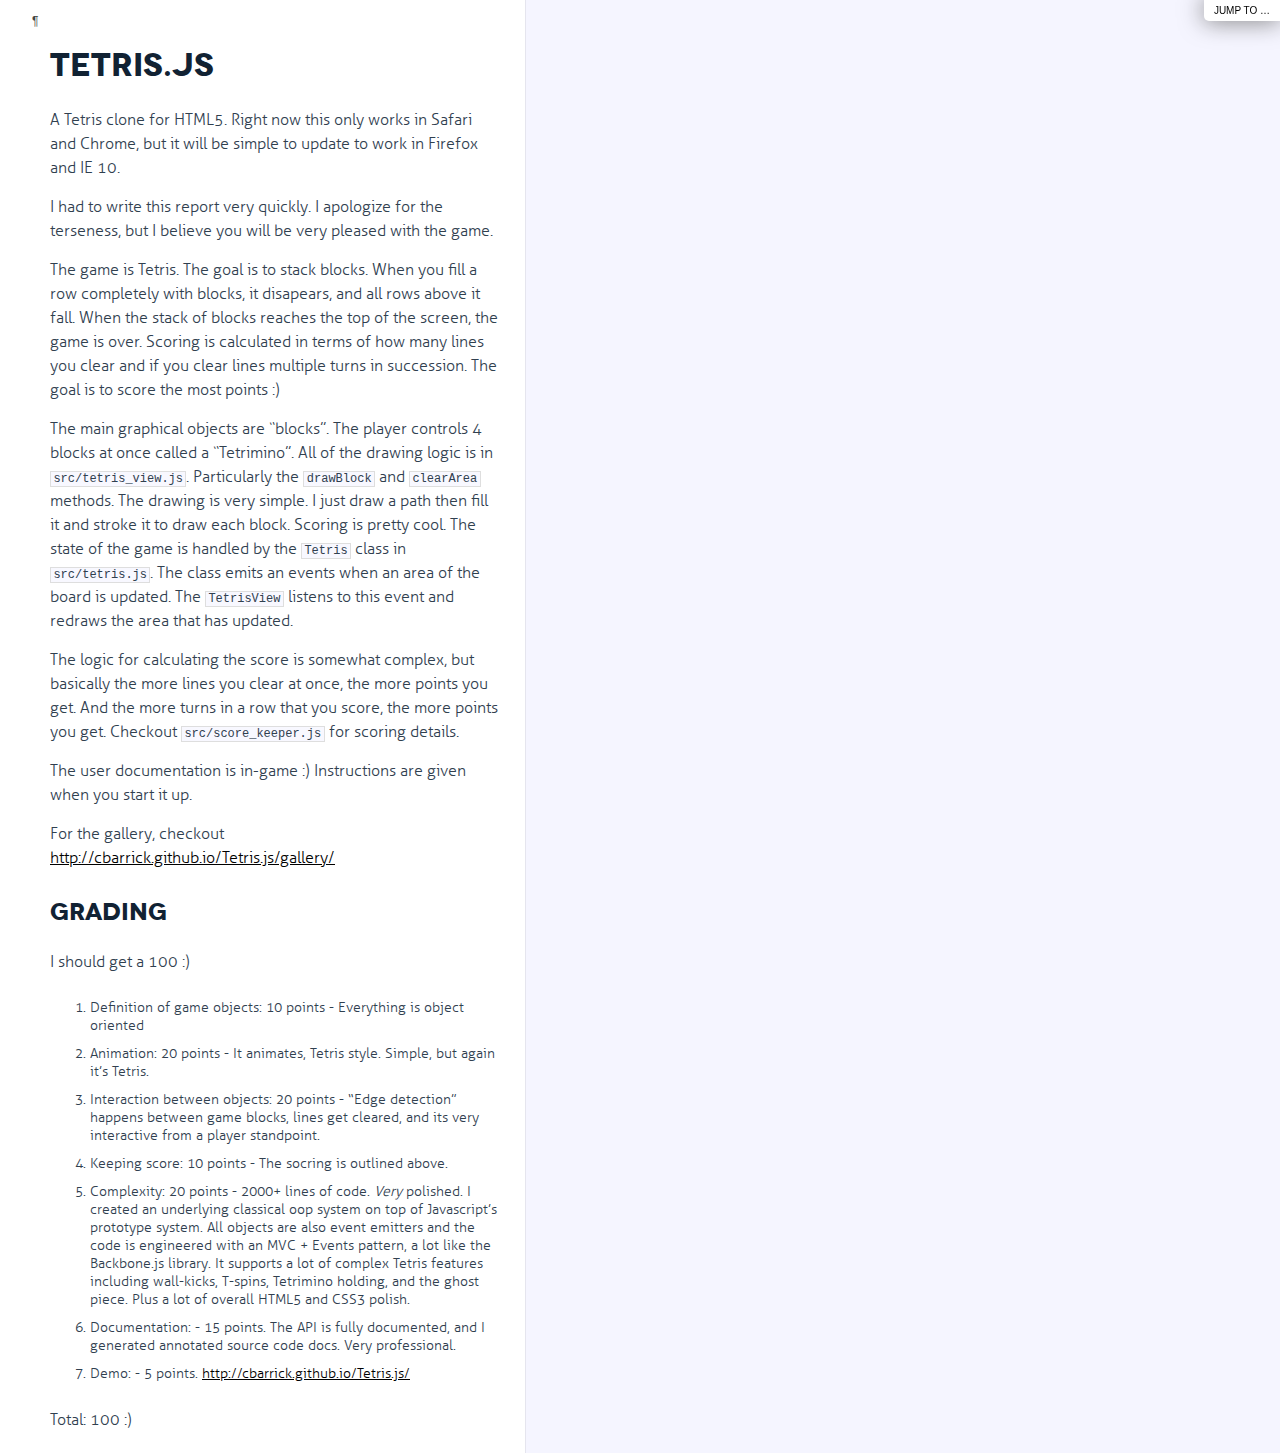
<file: docs/index.html>
<!DOCTYPE html>

<html>
<head>
  <title>Tetris.js</title>
  <meta http-equiv="content-type" content="text/html; charset=UTF-8">
  <meta name="viewport" content="width=device-width, target-densitydpi=160dpi, initial-scale=1.0; maximum-scale=1.0; user-scalable=0;">
  <link rel="stylesheet" media="all" href="docco.css" />
</head>
<body>
  <div id="container">
    <div id="background"></div>
    
      <ul id="jump_to">
        <li>
          <a class="large" href="javascript:void(0);">Jump To &hellip;</a>
          <a class="small" href="javascript:void(0);">+</a>
          <div id="jump_wrapper">
          <div id="jump_page">
            
              
              <a class="source" href="REPORT.html">
                REPORT.md
              </a>
            
              
              <a class="source" href="clock.html">
                clock.js
              </a>
            
              
              <a class="source" href="event_emitter.html">
                event_emitter.js
              </a>
            
              
              <a class="source" href="model.html">
                model.js
              </a>
            
              
              <a class="source" href="score_keeper.html">
                score_keeper.js
              </a>
            
              
              <a class="source" href="tetrimino.html">
                tetrimino.js
              </a>
            
              
              <a class="source" href="tetrimino_factory.html">
                tetrimino_factory.js
              </a>
            
              
              <a class="source" href="tetris.html">
                tetris.js
              </a>
            
              
              <a class="source" href="tetris_control.html">
                tetris_control.js
              </a>
            
              
              <a class="source" href="tetris_view.html">
                tetris_view.js
              </a>
            
              
              <a class="source" href="util.html">
                util.js
              </a>
            
          </div>
        </li>
      </ul>
    
    <ul class="sections">
        
        
        
        <li id="section-1">
            <div class="annotation">
              
              <div class="pilwrap ">
                <a class="pilcrow" href="#section-1">&#182;</a>
              </div>
              <h1 id="tetris-js">Tetris.js</h1>

            </div>
            
        </li>
        
        
        <li id="section-2">
            <div class="annotation">
              
              <div class="pilwrap ">
                <a class="pilcrow" href="#section-2">&#182;</a>
              </div>
              <p>A Tetris clone for HTML5. Right now this only works in Safari and Chrome, but it will be simple to update to work in Firefox and IE 10.</p>
<p>I had to write this report very quickly. I apologize for the terseness, but I believe you will be very pleased with the game.</p>
<p>The game is Tetris. The goal is to stack blocks. When you fill a row completely with blocks, it disapears, and all rows above it fall. When the stack of blocks reaches the top of the screen, the game is over. Scoring is calculated in terms of how many lines you clear and if you clear lines multiple turns in succession. The goal is to score the most points :)</p>
<p>The main graphical objects are “blocks”. The player controls 4 blocks at once called a “Tetrimino”. All of the drawing logic is in <code>src/tetris_view.js</code>. Particularly the <code>drawBlock</code> and <code>clearArea</code> methods. The drawing is very simple. I just draw a path then fill it and stroke it to draw each block. Scoring is pretty cool. The state of the game is handled by the <code>Tetris</code> class in <code>src/tetris.js</code>. The class emits an events when an area of the board is updated. The <code>TetrisView</code> listens to this event and redraws the area that has updated.</p>
<p>The logic for calculating the score is somewhat complex, but basically the more lines you clear at once, the more points you get. And the more turns in a row that you score, the more points you get. Checkout <code>src/score_keeper.js</code> for scoring details.</p>
<p>The user documentation is in-game :) Instructions are given when you start it up.</p>
<p>For the gallery, checkout <a href="http://cbarrick.github.io/Tetris.js/gallery/">http://cbarrick.github.io/Tetris.js/gallery/</a></p>
<h2 id="grading">Grading</h2>

            </div>
            
        </li>
        
        
        <li id="section-3">
            <div class="annotation">
              
              <div class="pilwrap ">
                <a class="pilcrow" href="#section-3">&#182;</a>
              </div>
              <p>I should get a 100 :)</p>
<ol>
<li>Definition of game objects: 10 points - Everything is object oriented</li>
<li>Animation: 20 points - It animates, Tetris style. Simple, but again it’s Tetris.</li>
<li>Interaction between objects: 20 points - “Edge detection” happens between game blocks, lines get cleared, and its very interactive from a player standpoint.</li>
<li>Keeping score: 10 points - The socring is outlined above.</li>
<li>Complexity: 20 points - 2000+ lines of code. <em>Very</em> polished. I created an underlying classical oop system on top of Javascript’s prototype system. All objects are also event emitters and the code is engineered with an MVC + Events pattern, a lot like the Backbone.js library. It supports a lot of complex Tetris features including wall-kicks, T-spins, Tetrimino holding, and the ghost piece. Plus a lot of overall HTML5 and CSS3 polish.</li>
<li>Documentation: - 15 points. The API is fully documented, and I generated annotated source code docs. Very professional.</li>
<li>Demo: - 5 points. <a href="http://cbarrick.github.io/Tetris.js/">http://cbarrick.github.io/Tetris.js/</a></li>
</ol>
<p>Total: 100 :)</p>

            </div>
            
        </li>
        
    </ul>
  </div>
</body>
</html>
</file>
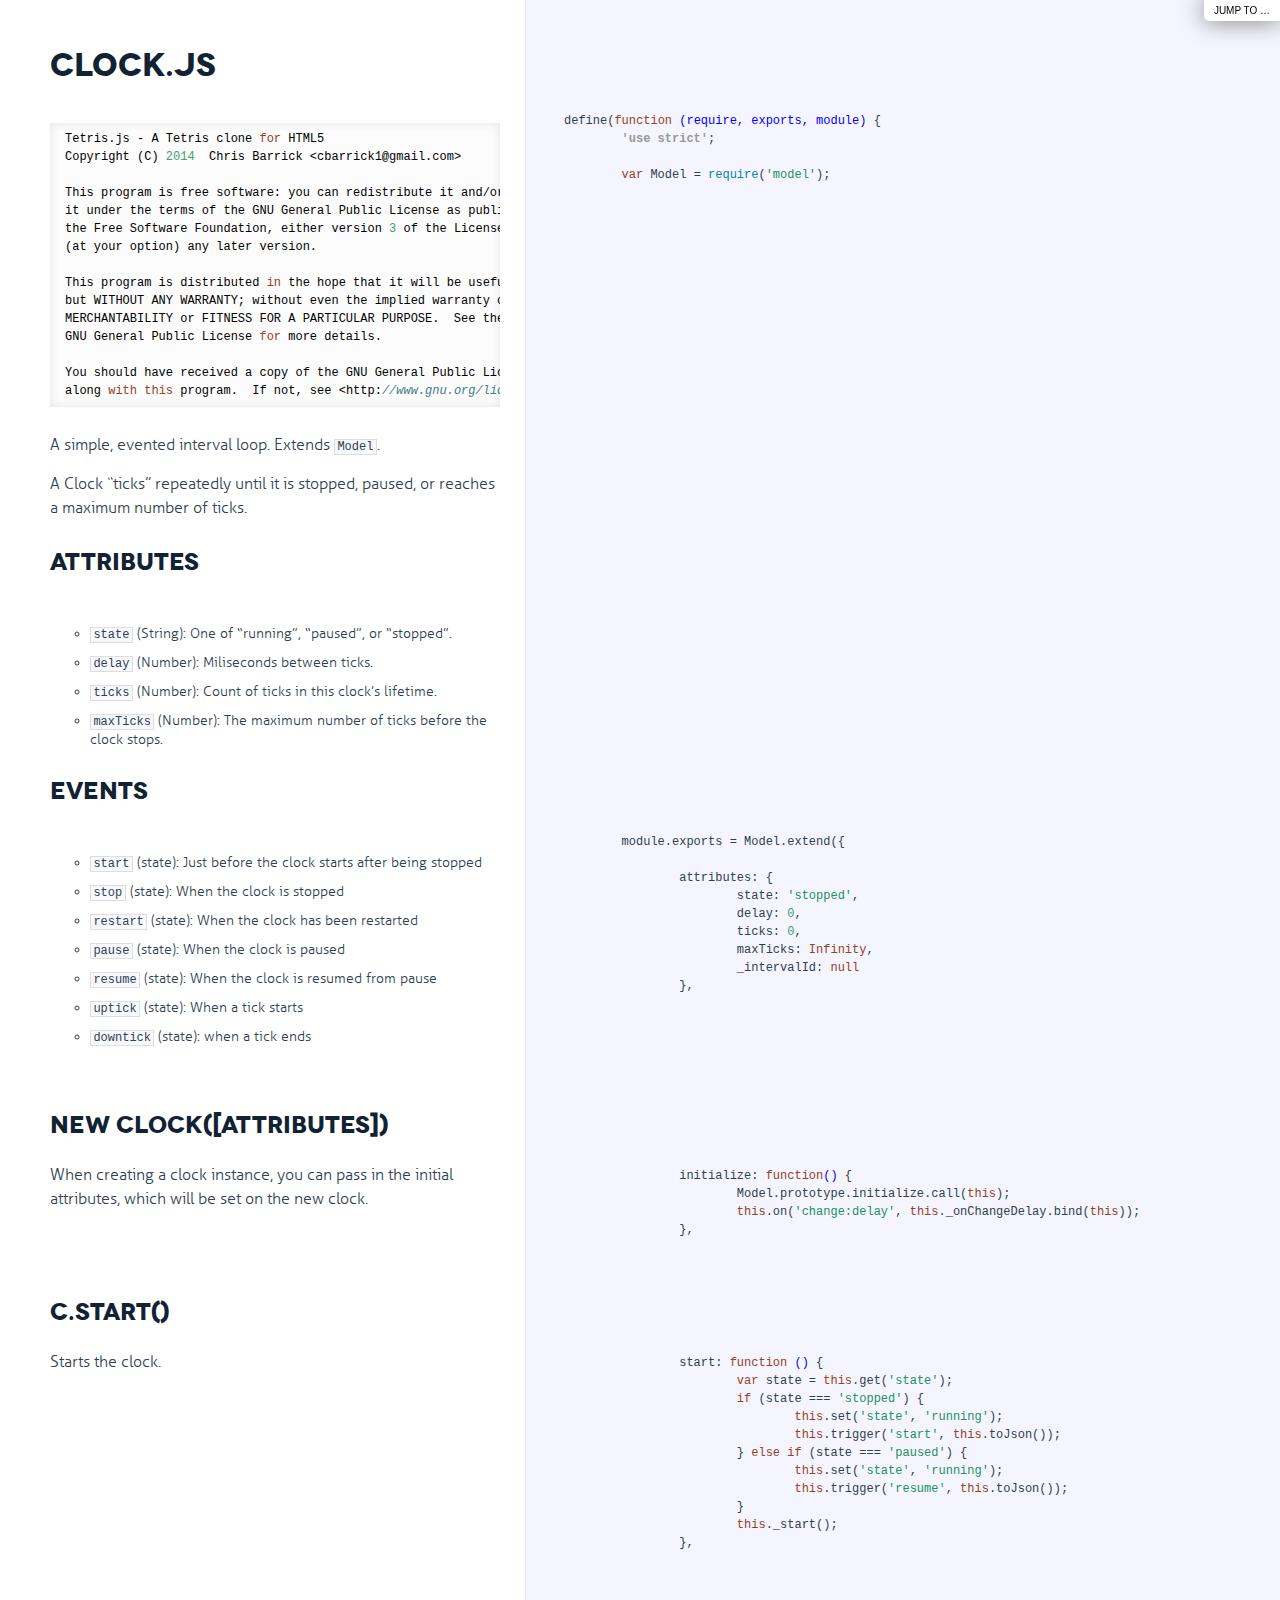
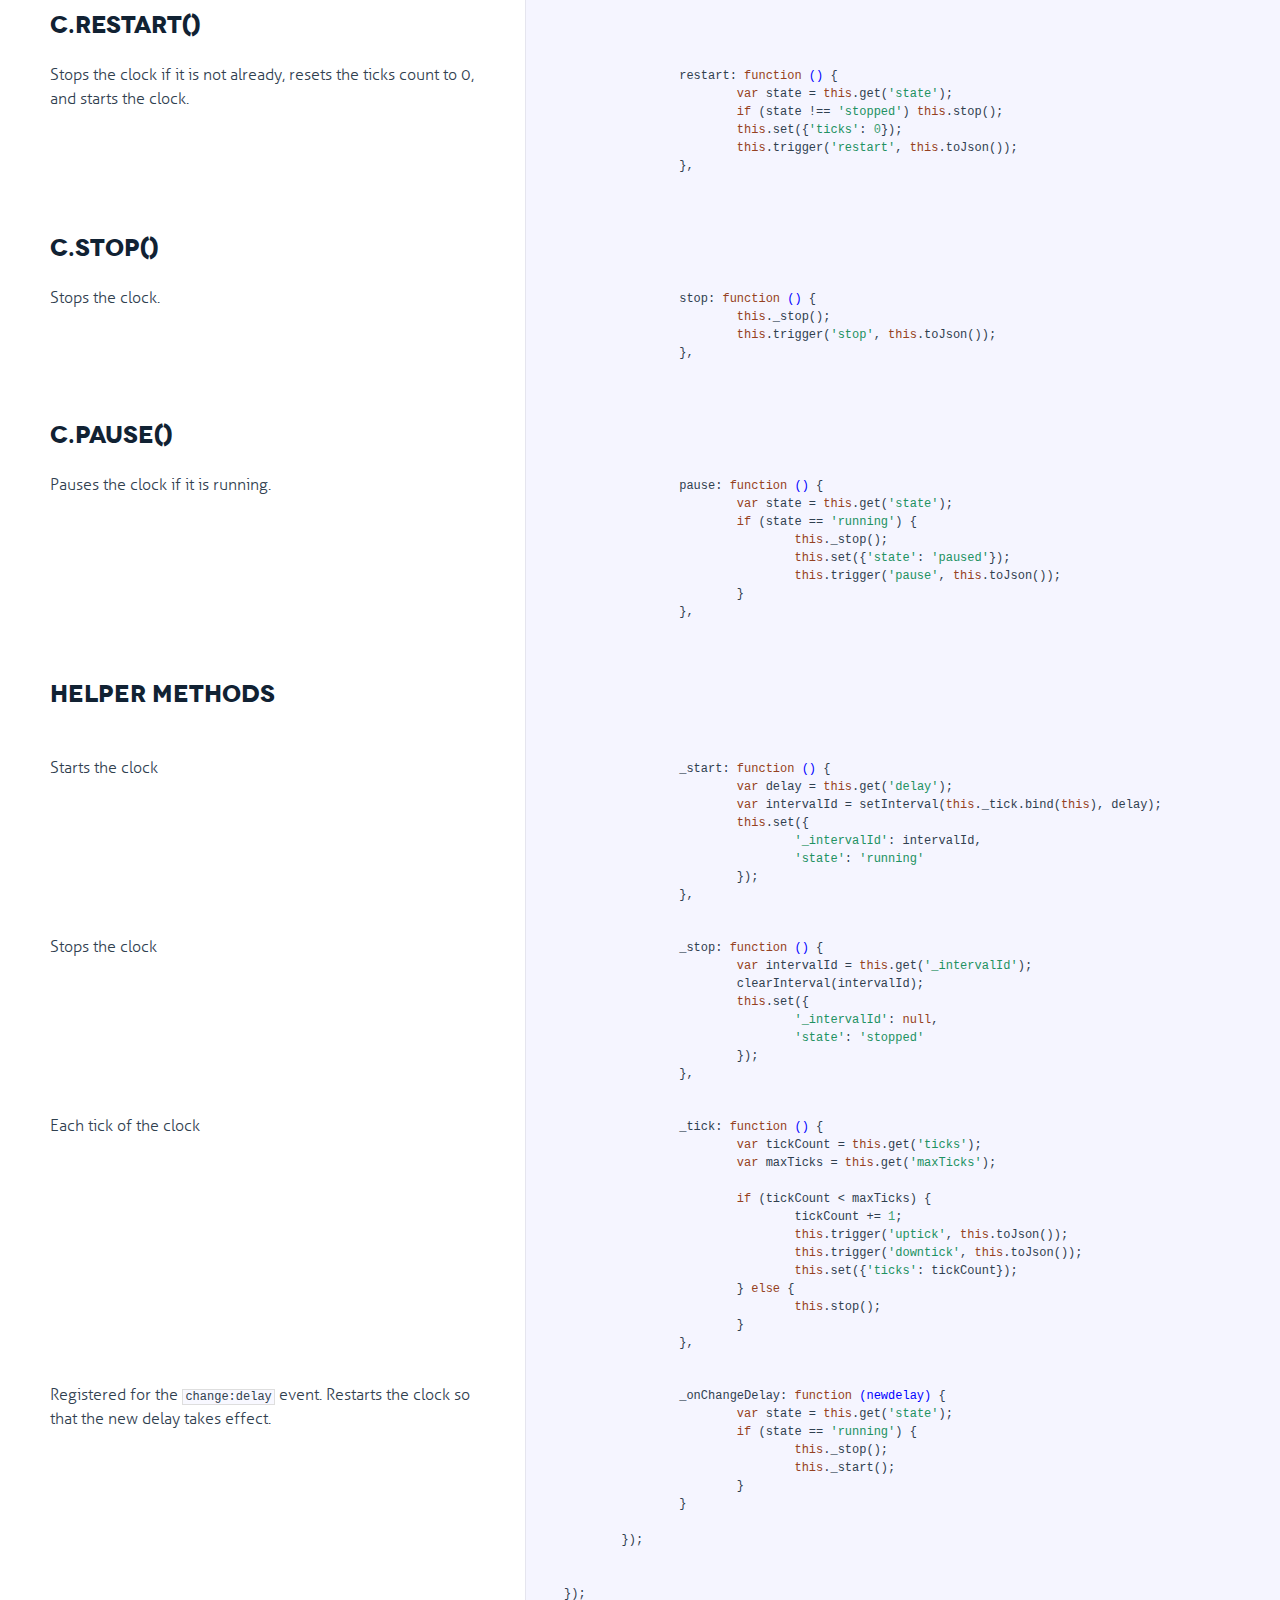
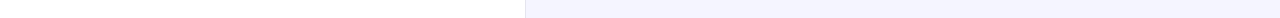
<file: docs/clock.html>
<!DOCTYPE html>

<html>
<head>
  <title>clock.js</title>
  <meta http-equiv="content-type" content="text/html; charset=UTF-8">
  <meta name="viewport" content="width=device-width, target-densitydpi=160dpi, initial-scale=1.0; maximum-scale=1.0; user-scalable=0;">
  <link rel="stylesheet" media="all" href="docco.css" />
</head>
<body>
  <div id="container">
    <div id="background"></div>
    
      <ul id="jump_to">
        <li>
          <a class="large" href="javascript:void(0);">Jump To &hellip;</a>
          <a class="small" href="javascript:void(0);">+</a>
          <div id="jump_wrapper">
          <div id="jump_page">
            
              
              <a class="source" href="REPORT.html">
                REPORT.md
              </a>
            
              
              <a class="source" href="clock.html">
                clock.js
              </a>
            
              
              <a class="source" href="event_emitter.html">
                event_emitter.js
              </a>
            
              
              <a class="source" href="model.html">
                model.js
              </a>
            
              
              <a class="source" href="score_keeper.html">
                score_keeper.js
              </a>
            
              
              <a class="source" href="tetrimino.html">
                tetrimino.js
              </a>
            
              
              <a class="source" href="tetrimino_factory.html">
                tetrimino_factory.js
              </a>
            
              
              <a class="source" href="tetris.html">
                tetris.js
              </a>
            
              
              <a class="source" href="tetris_control.html">
                tetris_control.js
              </a>
            
              
              <a class="source" href="tetris_view.html">
                tetris_view.js
              </a>
            
              
              <a class="source" href="util.html">
                util.js
              </a>
            
          </div>
        </li>
      </ul>
    
    <ul class="sections">
        
          <li id="title">
              <div class="annotation">
                  <h1>clock.js</h1>
              </div>
          </li>
        
        
        
        <li id="section-1">
            <div class="annotation">
              
              <div class="pilwrap ">
                <a class="pilcrow" href="#section-1">&#182;</a>
              </div>
              <pre><code>Tetris.js - A Tetris clone <span class="hljs-keyword">for</span> HTML5
Copyright (C) <span class="hljs-number">2014</span>  Chris Barrick &lt;cbarrick1@gmail.com&gt;

This program is free software: you can redistribute it and/or modify
it under the terms of the GNU General Public License as published by
the Free Software Foundation, either version <span class="hljs-number">3</span> of the License, or
(at your option) any later version.

This program is distributed <span class="hljs-keyword">in</span> the hope that it will be useful,
but WITHOUT ANY WARRANTY; without even the implied warranty of
MERCHANTABILITY or FITNESS FOR A PARTICULAR PURPOSE.  See the
GNU General Public License <span class="hljs-keyword">for</span> more details.

You should have received a copy of the GNU General Public License
along <span class="hljs-keyword">with</span> <span class="hljs-keyword">this</span> program.  If not, see &lt;http:<span class="hljs-comment">//www.gnu.org/licenses/&gt;.</span>
</code></pre>
            </div>
            
            <div class="content"><div class='highlight'><pre>
define(<span class="hljs-function"><span class="hljs-keyword">function</span> <span class="hljs-params">(require, exports, module)</span> {</span>
<span class="hljs-pi">	'use strict'</span>;

	<span class="hljs-keyword">var</span> Model = <span class="hljs-built_in">require</span>(<span class="hljs-string">'model'</span>);</pre></div></div>
            
        </li>
        
        
        <li id="section-2">
            <div class="annotation">
              
              <div class="pilwrap ">
                <a class="pilcrow" href="#section-2">&#182;</a>
              </div>
              <p>A simple, evented interval loop. Extends <code>Model</code>.</p>
<p>A Clock “ticks” repeatedly until it is stopped, paused, or reaches a
maximum number of ticks.</p>
<h2 id="attributes">Attributes</h2>

            </div>
            
        </li>
        
        
        <li id="section-3">
            <div class="annotation">
              
              <div class="pilwrap ">
                <a class="pilcrow" href="#section-3">&#182;</a>
              </div>
              <ul>
<li><code>state</code> (String): One of “running”, “paused”, or “stopped”.</li>
<li><code>delay</code> (Number): Miliseconds between ticks.</li>
<li><code>ticks</code> (Number): Count of ticks in this clock’s lifetime.</li>
<li><code>maxTicks</code> (Number): The maximum number of ticks before the clock
stops.</li>
</ul>
<h2 id="events">Events</h2>

            </div>
            
        </li>
        
        
        <li id="section-4">
            <div class="annotation">
              
              <div class="pilwrap ">
                <a class="pilcrow" href="#section-4">&#182;</a>
              </div>
              <ul>
<li><code>start</code> (state): Just before the clock starts after being stopped</li>
<li><code>stop</code> (state): When the clock is stopped</li>
<li><code>restart</code> (state): When the clock has been restarted</li>
<li><code>pause</code> (state): When the clock is paused</li>
<li><code>resume</code> (state): When the clock is resumed from pause</li>
<li><code>uptick</code> (state): When a tick starts</li>
<li><code>downtick</code> (state): when a tick ends</li>
</ul>

            </div>
            
            <div class="content"><div class='highlight'><pre>
	module.exports = Model.extend({

		attributes: {
			state: <span class="hljs-string">'stopped'</span>,
			delay: <span class="hljs-number">0</span>,
			ticks: <span class="hljs-number">0</span>,
			maxTicks: <span class="hljs-literal">Infinity</span>,
			_intervalId: <span class="hljs-literal">null</span>
		},</pre></div></div>
            
        </li>
        
        
        <li id="section-5">
            <div class="annotation">
              
              <div class="pilwrap ">
                <a class="pilcrow" href="#section-5">&#182;</a>
              </div>
              <h2 id="new-clock-attributes-">new Clock([attributes])</h2>

            </div>
            
        </li>
        
        
        <li id="section-6">
            <div class="annotation">
              
              <div class="pilwrap ">
                <a class="pilcrow" href="#section-6">&#182;</a>
              </div>
              <p>When creating a clock instance, you can pass in the initial
attributes, which will be set on the new clock.</p>

            </div>
            
            <div class="content"><div class='highlight'><pre>
		initialize: <span class="hljs-function"><span class="hljs-keyword">function</span><span class="hljs-params">()</span> {</span>
			Model.prototype.initialize.call(<span class="hljs-keyword">this</span>);
			<span class="hljs-keyword">this</span>.on(<span class="hljs-string">'change:delay'</span>, <span class="hljs-keyword">this</span>._onChangeDelay.bind(<span class="hljs-keyword">this</span>));
		},</pre></div></div>
            
        </li>
        
        
        <li id="section-7">
            <div class="annotation">
              
              <div class="pilwrap ">
                <a class="pilcrow" href="#section-7">&#182;</a>
              </div>
              <h2 id="c-start-">c.start()</h2>

            </div>
            
        </li>
        
        
        <li id="section-8">
            <div class="annotation">
              
              <div class="pilwrap ">
                <a class="pilcrow" href="#section-8">&#182;</a>
              </div>
              <p>Starts the clock.</p>

            </div>
            
            <div class="content"><div class='highlight'><pre>
		start: <span class="hljs-function"><span class="hljs-keyword">function</span> <span class="hljs-params">()</span> {</span>
			<span class="hljs-keyword">var</span> state = <span class="hljs-keyword">this</span>.get(<span class="hljs-string">'state'</span>);
			<span class="hljs-keyword">if</span> (state === <span class="hljs-string">'stopped'</span>) {
				<span class="hljs-keyword">this</span>.set(<span class="hljs-string">'state'</span>, <span class="hljs-string">'running'</span>);
				<span class="hljs-keyword">this</span>.trigger(<span class="hljs-string">'start'</span>, <span class="hljs-keyword">this</span>.toJson());
			} <span class="hljs-keyword">else</span> <span class="hljs-keyword">if</span> (state === <span class="hljs-string">'paused'</span>) {
				<span class="hljs-keyword">this</span>.set(<span class="hljs-string">'state'</span>, <span class="hljs-string">'running'</span>);
				<span class="hljs-keyword">this</span>.trigger(<span class="hljs-string">'resume'</span>, <span class="hljs-keyword">this</span>.toJson());
			}
			<span class="hljs-keyword">this</span>._start();
		},</pre></div></div>
            
        </li>
        
        
        <li id="section-9">
            <div class="annotation">
              
              <div class="pilwrap ">
                <a class="pilcrow" href="#section-9">&#182;</a>
              </div>
              <h2 id="c-restart-">c.restart()</h2>

            </div>
            
        </li>
        
        
        <li id="section-10">
            <div class="annotation">
              
              <div class="pilwrap ">
                <a class="pilcrow" href="#section-10">&#182;</a>
              </div>
              <p>Stops the clock if it is not already, resets the ticks count to 0,
and starts the clock.</p>

            </div>
            
            <div class="content"><div class='highlight'><pre>
		restart: <span class="hljs-function"><span class="hljs-keyword">function</span> <span class="hljs-params">()</span> {</span>
			<span class="hljs-keyword">var</span> state = <span class="hljs-keyword">this</span>.get(<span class="hljs-string">'state'</span>);
			<span class="hljs-keyword">if</span> (state !== <span class="hljs-string">'stopped'</span>) <span class="hljs-keyword">this</span>.stop();
			<span class="hljs-keyword">this</span>.set({<span class="hljs-string">'ticks'</span>: <span class="hljs-number">0</span>});
			<span class="hljs-keyword">this</span>.trigger(<span class="hljs-string">'restart'</span>, <span class="hljs-keyword">this</span>.toJson());
		},</pre></div></div>
            
        </li>
        
        
        <li id="section-11">
            <div class="annotation">
              
              <div class="pilwrap ">
                <a class="pilcrow" href="#section-11">&#182;</a>
              </div>
              <h2 id="c-stop-">c.stop()</h2>

            </div>
            
        </li>
        
        
        <li id="section-12">
            <div class="annotation">
              
              <div class="pilwrap ">
                <a class="pilcrow" href="#section-12">&#182;</a>
              </div>
              <p>Stops the clock.</p>

            </div>
            
            <div class="content"><div class='highlight'><pre>
		stop: <span class="hljs-function"><span class="hljs-keyword">function</span> <span class="hljs-params">()</span> {</span>
			<span class="hljs-keyword">this</span>._stop();
			<span class="hljs-keyword">this</span>.trigger(<span class="hljs-string">'stop'</span>, <span class="hljs-keyword">this</span>.toJson());
		},</pre></div></div>
            
        </li>
        
        
        <li id="section-13">
            <div class="annotation">
              
              <div class="pilwrap ">
                <a class="pilcrow" href="#section-13">&#182;</a>
              </div>
              <h2 id="c-pause-">c.pause()</h2>

            </div>
            
        </li>
        
        
        <li id="section-14">
            <div class="annotation">
              
              <div class="pilwrap ">
                <a class="pilcrow" href="#section-14">&#182;</a>
              </div>
              <p>Pauses the clock if it is running.</p>

            </div>
            
            <div class="content"><div class='highlight'><pre>
		pause: <span class="hljs-function"><span class="hljs-keyword">function</span> <span class="hljs-params">()</span> {</span>
			<span class="hljs-keyword">var</span> state = <span class="hljs-keyword">this</span>.get(<span class="hljs-string">'state'</span>);
			<span class="hljs-keyword">if</span> (state == <span class="hljs-string">'running'</span>) {
				<span class="hljs-keyword">this</span>._stop();
				<span class="hljs-keyword">this</span>.set({<span class="hljs-string">'state'</span>: <span class="hljs-string">'paused'</span>});
				<span class="hljs-keyword">this</span>.trigger(<span class="hljs-string">'pause'</span>, <span class="hljs-keyword">this</span>.toJson());
			}
		},</pre></div></div>
            
        </li>
        
        
        <li id="section-15">
            <div class="annotation">
              
              <div class="pilwrap ">
                <a class="pilcrow" href="#section-15">&#182;</a>
              </div>
              <h2 id="helper-methods">Helper Methods</h2>

            </div>
            
        </li>
        
        
        <li id="section-16">
            <div class="annotation">
              
              <div class="pilwrap ">
                <a class="pilcrow" href="#section-16">&#182;</a>
              </div>
              
            </div>
            
        </li>
        
        
        <li id="section-17">
            <div class="annotation">
              
              <div class="pilwrap ">
                <a class="pilcrow" href="#section-17">&#182;</a>
              </div>
              <p>Starts the clock</p>

            </div>
            
            <div class="content"><div class='highlight'><pre>
		_start: <span class="hljs-function"><span class="hljs-keyword">function</span> <span class="hljs-params">()</span> {</span>
			<span class="hljs-keyword">var</span> delay = <span class="hljs-keyword">this</span>.get(<span class="hljs-string">'delay'</span>);
			<span class="hljs-keyword">var</span> intervalId = setInterval(<span class="hljs-keyword">this</span>._tick.bind(<span class="hljs-keyword">this</span>), delay);
			<span class="hljs-keyword">this</span>.set({
				<span class="hljs-string">'_intervalId'</span>: intervalId,
				<span class="hljs-string">'state'</span>: <span class="hljs-string">'running'</span>
			});
		},</pre></div></div>
            
        </li>
        
        
        <li id="section-18">
            <div class="annotation">
              
              <div class="pilwrap ">
                <a class="pilcrow" href="#section-18">&#182;</a>
              </div>
              <p>Stops the clock</p>

            </div>
            
            <div class="content"><div class='highlight'><pre>
		_stop: <span class="hljs-function"><span class="hljs-keyword">function</span> <span class="hljs-params">()</span> {</span>
			<span class="hljs-keyword">var</span> intervalId = <span class="hljs-keyword">this</span>.get(<span class="hljs-string">'_intervalId'</span>);
			clearInterval(intervalId);
			<span class="hljs-keyword">this</span>.set({
				<span class="hljs-string">'_intervalId'</span>: <span class="hljs-literal">null</span>,
				<span class="hljs-string">'state'</span>: <span class="hljs-string">'stopped'</span>
			});
		},</pre></div></div>
            
        </li>
        
        
        <li id="section-19">
            <div class="annotation">
              
              <div class="pilwrap ">
                <a class="pilcrow" href="#section-19">&#182;</a>
              </div>
              <p>Each tick of the clock</p>

            </div>
            
            <div class="content"><div class='highlight'><pre>
		_tick: <span class="hljs-function"><span class="hljs-keyword">function</span> <span class="hljs-params">()</span> {</span>
			<span class="hljs-keyword">var</span> tickCount = <span class="hljs-keyword">this</span>.get(<span class="hljs-string">'ticks'</span>);
			<span class="hljs-keyword">var</span> maxTicks = <span class="hljs-keyword">this</span>.get(<span class="hljs-string">'maxTicks'</span>);

			<span class="hljs-keyword">if</span> (tickCount &lt; maxTicks) {
				tickCount += <span class="hljs-number">1</span>;
				<span class="hljs-keyword">this</span>.trigger(<span class="hljs-string">'uptick'</span>, <span class="hljs-keyword">this</span>.toJson());
				<span class="hljs-keyword">this</span>.trigger(<span class="hljs-string">'downtick'</span>, <span class="hljs-keyword">this</span>.toJson());
				<span class="hljs-keyword">this</span>.set({<span class="hljs-string">'ticks'</span>: tickCount});
			} <span class="hljs-keyword">else</span> {
				<span class="hljs-keyword">this</span>.stop();
			}
		},</pre></div></div>
            
        </li>
        
        
        <li id="section-20">
            <div class="annotation">
              
              <div class="pilwrap ">
                <a class="pilcrow" href="#section-20">&#182;</a>
              </div>
              <p>Registered for the <code>change:delay</code> event.
Restarts the clock so that the new delay takes effect.</p>

            </div>
            
            <div class="content"><div class='highlight'><pre>
		_onChangeDelay: <span class="hljs-function"><span class="hljs-keyword">function</span> <span class="hljs-params">(newdelay)</span> {</span>
			<span class="hljs-keyword">var</span> state = <span class="hljs-keyword">this</span>.get(<span class="hljs-string">'state'</span>);
			<span class="hljs-keyword">if</span> (state == <span class="hljs-string">'running'</span>) {
				<span class="hljs-keyword">this</span>._stop();
				<span class="hljs-keyword">this</span>._start();
			}
		}

	});


});</pre></div></div>
            
        </li>
        
    </ul>
  </div>
</body>
</html>
</file>
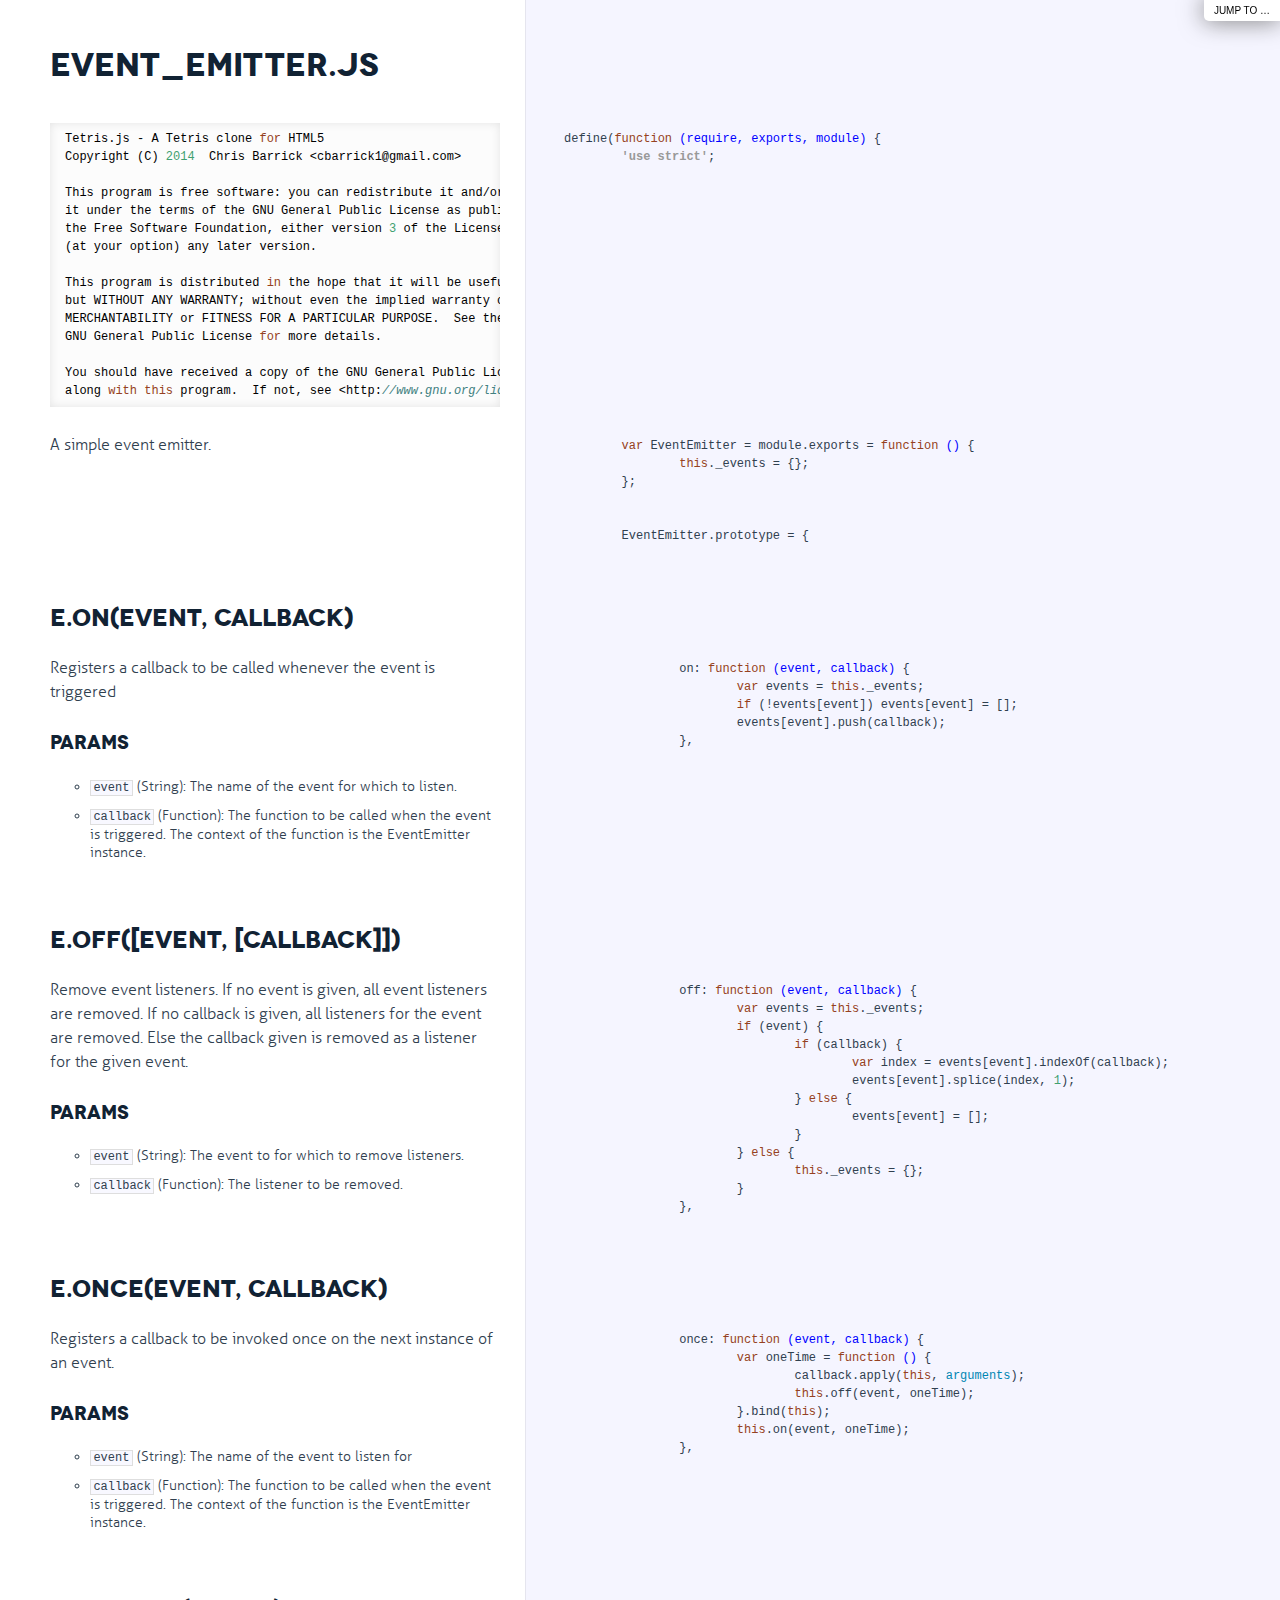
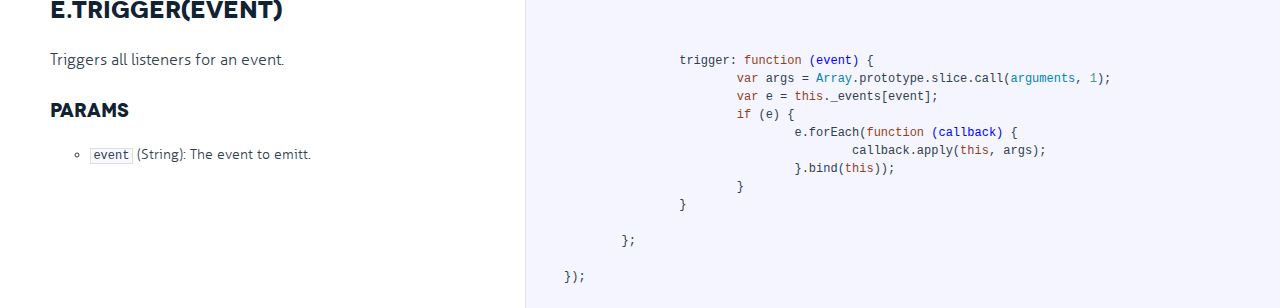
<file: docs/event_emitter.html>
<!DOCTYPE html>

<html>
<head>
  <title>event_emitter.js</title>
  <meta http-equiv="content-type" content="text/html; charset=UTF-8">
  <meta name="viewport" content="width=device-width, target-densitydpi=160dpi, initial-scale=1.0; maximum-scale=1.0; user-scalable=0;">
  <link rel="stylesheet" media="all" href="docco.css" />
</head>
<body>
  <div id="container">
    <div id="background"></div>
    
      <ul id="jump_to">
        <li>
          <a class="large" href="javascript:void(0);">Jump To &hellip;</a>
          <a class="small" href="javascript:void(0);">+</a>
          <div id="jump_wrapper">
          <div id="jump_page">
            
              
              <a class="source" href="REPORT.html">
                REPORT.md
              </a>
            
              
              <a class="source" href="clock.html">
                clock.js
              </a>
            
              
              <a class="source" href="event_emitter.html">
                event_emitter.js
              </a>
            
              
              <a class="source" href="model.html">
                model.js
              </a>
            
              
              <a class="source" href="score_keeper.html">
                score_keeper.js
              </a>
            
              
              <a class="source" href="tetrimino.html">
                tetrimino.js
              </a>
            
              
              <a class="source" href="tetrimino_factory.html">
                tetrimino_factory.js
              </a>
            
              
              <a class="source" href="tetris.html">
                tetris.js
              </a>
            
              
              <a class="source" href="tetris_control.html">
                tetris_control.js
              </a>
            
              
              <a class="source" href="tetris_view.html">
                tetris_view.js
              </a>
            
              
              <a class="source" href="util.html">
                util.js
              </a>
            
          </div>
        </li>
      </ul>
    
    <ul class="sections">
        
          <li id="title">
              <div class="annotation">
                  <h1>event_emitter.js</h1>
              </div>
          </li>
        
        
        
        <li id="section-1">
            <div class="annotation">
              
              <div class="pilwrap ">
                <a class="pilcrow" href="#section-1">&#182;</a>
              </div>
              <pre><code>Tetris.js - A Tetris clone <span class="hljs-keyword">for</span> HTML5
Copyright (C) <span class="hljs-number">2014</span>  Chris Barrick &lt;cbarrick1@gmail.com&gt;

This program is free software: you can redistribute it and/or modify
it under the terms of the GNU General Public License as published by
the Free Software Foundation, either version <span class="hljs-number">3</span> of the License, or
(at your option) any later version.

This program is distributed <span class="hljs-keyword">in</span> the hope that it will be useful,
but WITHOUT ANY WARRANTY; without even the implied warranty of
MERCHANTABILITY or FITNESS FOR A PARTICULAR PURPOSE.  See the
GNU General Public License <span class="hljs-keyword">for</span> more details.

You should have received a copy of the GNU General Public License
along <span class="hljs-keyword">with</span> <span class="hljs-keyword">this</span> program.  If not, see &lt;http:<span class="hljs-comment">//www.gnu.org/licenses/&gt;.</span>
</code></pre>
            </div>
            
            <div class="content"><div class='highlight'><pre>

define(<span class="hljs-function"><span class="hljs-keyword">function</span> <span class="hljs-params">(require, exports, module)</span> {</span>
<span class="hljs-pi">	'use strict'</span>;</pre></div></div>
            
        </li>
        
        
        <li id="section-2">
            <div class="annotation">
              
              <div class="pilwrap ">
                <a class="pilcrow" href="#section-2">&#182;</a>
              </div>
              <p>A simple event emitter.</p>

            </div>
            
            <div class="content"><div class='highlight'><pre>
	<span class="hljs-keyword">var</span> EventEmitter = module.exports = <span class="hljs-function"><span class="hljs-keyword">function</span> <span class="hljs-params">()</span> {</span>
		<span class="hljs-keyword">this</span>._events = {};
	};


	EventEmitter.prototype = {</pre></div></div>
            
        </li>
        
        
        <li id="section-3">
            <div class="annotation">
              
              <div class="pilwrap ">
                <a class="pilcrow" href="#section-3">&#182;</a>
              </div>
              <h2 id="e-on-event-callback-">e.on(event, callback)</h2>

            </div>
            
        </li>
        
        
        <li id="section-4">
            <div class="annotation">
              
              <div class="pilwrap ">
                <a class="pilcrow" href="#section-4">&#182;</a>
              </div>
              <p>Registers a callback to be called whenever the event is triggered</p>
<h3 id="params">Params</h3>
<ul>
<li><code>event</code> (String): The name of the event for which to listen.</li>
<li><code>callback</code> (Function): The function to be called when the event
is triggered. The context of the function is the EventEmitter
instance.</li>
</ul>

            </div>
            
            <div class="content"><div class='highlight'><pre>
		on: <span class="hljs-function"><span class="hljs-keyword">function</span> <span class="hljs-params">(event, callback)</span> {</span>
			<span class="hljs-keyword">var</span> events = <span class="hljs-keyword">this</span>._events;
			<span class="hljs-keyword">if</span> (!events[event]) events[event] = [];
			events[event].push(callback);
		},</pre></div></div>
            
        </li>
        
        
        <li id="section-5">
            <div class="annotation">
              
              <div class="pilwrap ">
                <a class="pilcrow" href="#section-5">&#182;</a>
              </div>
              <h2 id="e-off-event-callback-">e.off([event, [callback]])</h2>

            </div>
            
        </li>
        
        
        <li id="section-6">
            <div class="annotation">
              
              <div class="pilwrap ">
                <a class="pilcrow" href="#section-6">&#182;</a>
              </div>
              <p>Remove event listeners. If no event is given, all event listeners
are removed. If no callback is given, all listeners for the event
are removed. Else the callback given is removed as a listener for
the given event.</p>
<h3 id="params">Params</h3>
<ul>
<li><code>event</code> (String): The event to for which to remove listeners.</li>
<li><code>callback</code> (Function): The listener to be removed.</li>
</ul>

            </div>
            
            <div class="content"><div class='highlight'><pre>
		off: <span class="hljs-function"><span class="hljs-keyword">function</span> <span class="hljs-params">(event, callback)</span> {</span>
			<span class="hljs-keyword">var</span> events = <span class="hljs-keyword">this</span>._events;
			<span class="hljs-keyword">if</span> (event) {
				<span class="hljs-keyword">if</span> (callback) {
					<span class="hljs-keyword">var</span> index = events[event].indexOf(callback);
					events[event].splice(index, <span class="hljs-number">1</span>);
				} <span class="hljs-keyword">else</span> {
					events[event] = [];
				}
			} <span class="hljs-keyword">else</span> {
				<span class="hljs-keyword">this</span>._events = {};
			}
		},</pre></div></div>
            
        </li>
        
        
        <li id="section-7">
            <div class="annotation">
              
              <div class="pilwrap ">
                <a class="pilcrow" href="#section-7">&#182;</a>
              </div>
              <h2 id="e-once-event-callback-">e.once(event, callback)</h2>

            </div>
            
        </li>
        
        
        <li id="section-8">
            <div class="annotation">
              
              <div class="pilwrap ">
                <a class="pilcrow" href="#section-8">&#182;</a>
              </div>
              <p>Registers a callback to be invoked once on the next instance of an
event.</p>
<h3 id="params">Params</h3>
<ul>
<li><code>event</code> (String): The name of the event to listen for</li>
<li><code>callback</code> (Function): The function to be called when the event
is triggered. The context of the function is the EventEmitter
instance.</li>
</ul>

            </div>
            
            <div class="content"><div class='highlight'><pre>
		once: <span class="hljs-function"><span class="hljs-keyword">function</span> <span class="hljs-params">(event, callback)</span> {</span>
			<span class="hljs-keyword">var</span> oneTime = <span class="hljs-function"><span class="hljs-keyword">function</span> <span class="hljs-params">()</span> {</span>
				callback.apply(<span class="hljs-keyword">this</span>, <span class="hljs-built_in">arguments</span>);
				<span class="hljs-keyword">this</span>.off(event, oneTime);
			}.bind(<span class="hljs-keyword">this</span>);
			<span class="hljs-keyword">this</span>.on(event, oneTime);
		},</pre></div></div>
            
        </li>
        
        
        <li id="section-9">
            <div class="annotation">
              
              <div class="pilwrap ">
                <a class="pilcrow" href="#section-9">&#182;</a>
              </div>
              <h2 id="e-trigger-event-">e.trigger(event)</h2>

            </div>
            
        </li>
        
        
        <li id="section-10">
            <div class="annotation">
              
              <div class="pilwrap ">
                <a class="pilcrow" href="#section-10">&#182;</a>
              </div>
              <p>Triggers all listeners for an event.</p>
<h3 id="params">Params</h3>
<ul>
<li><code>event</code> (String): The event to emitt.</li>
</ul>

            </div>
            
            <div class="content"><div class='highlight'><pre>
		trigger: <span class="hljs-function"><span class="hljs-keyword">function</span> <span class="hljs-params">(event)</span> {</span>
			<span class="hljs-keyword">var</span> args = <span class="hljs-built_in">Array</span>.prototype.slice.call(<span class="hljs-built_in">arguments</span>, <span class="hljs-number">1</span>);
			<span class="hljs-keyword">var</span> e = <span class="hljs-keyword">this</span>._events[event];
			<span class="hljs-keyword">if</span> (e) {
				e.forEach(<span class="hljs-function"><span class="hljs-keyword">function</span> <span class="hljs-params">(callback)</span> {</span>
					callback.apply(<span class="hljs-keyword">this</span>, args);
				}.bind(<span class="hljs-keyword">this</span>));
			}
		}

	};

});</pre></div></div>
            
        </li>
        
    </ul>
  </div>
</body>
</html>
</file>
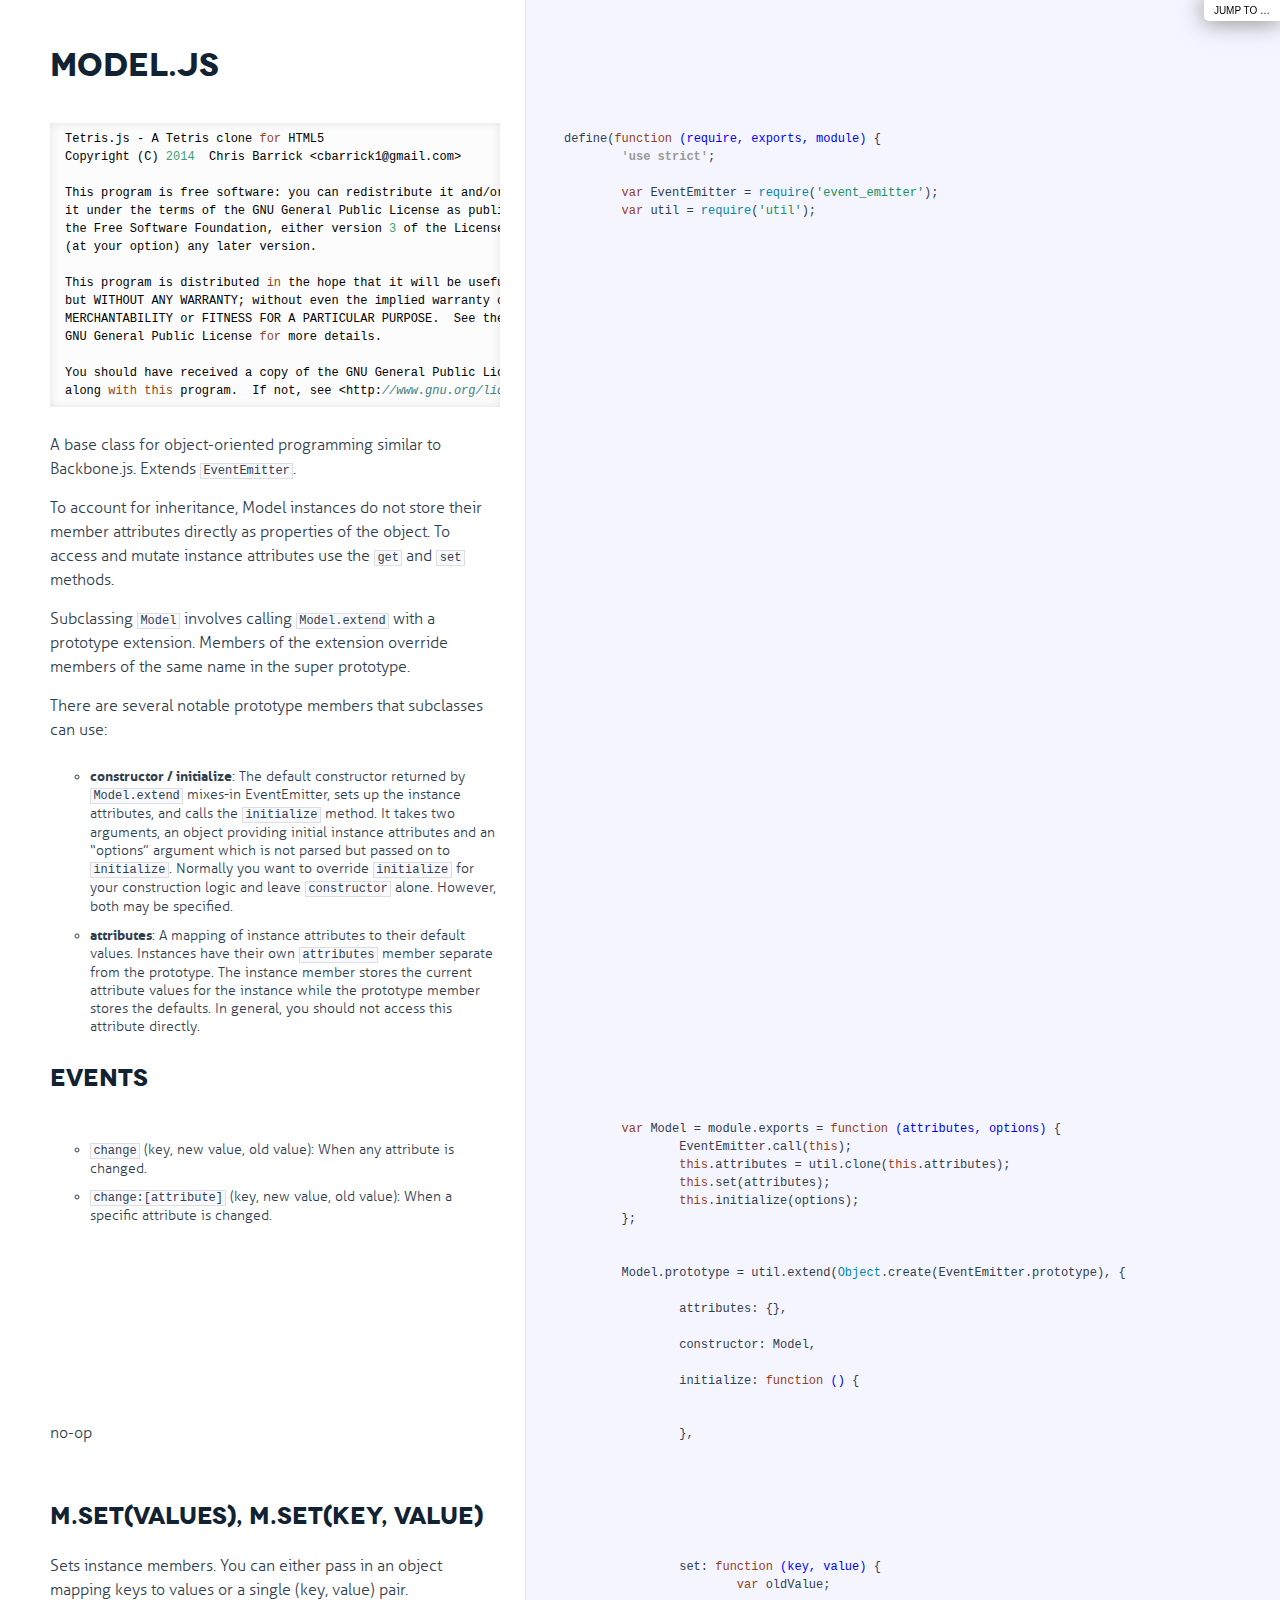
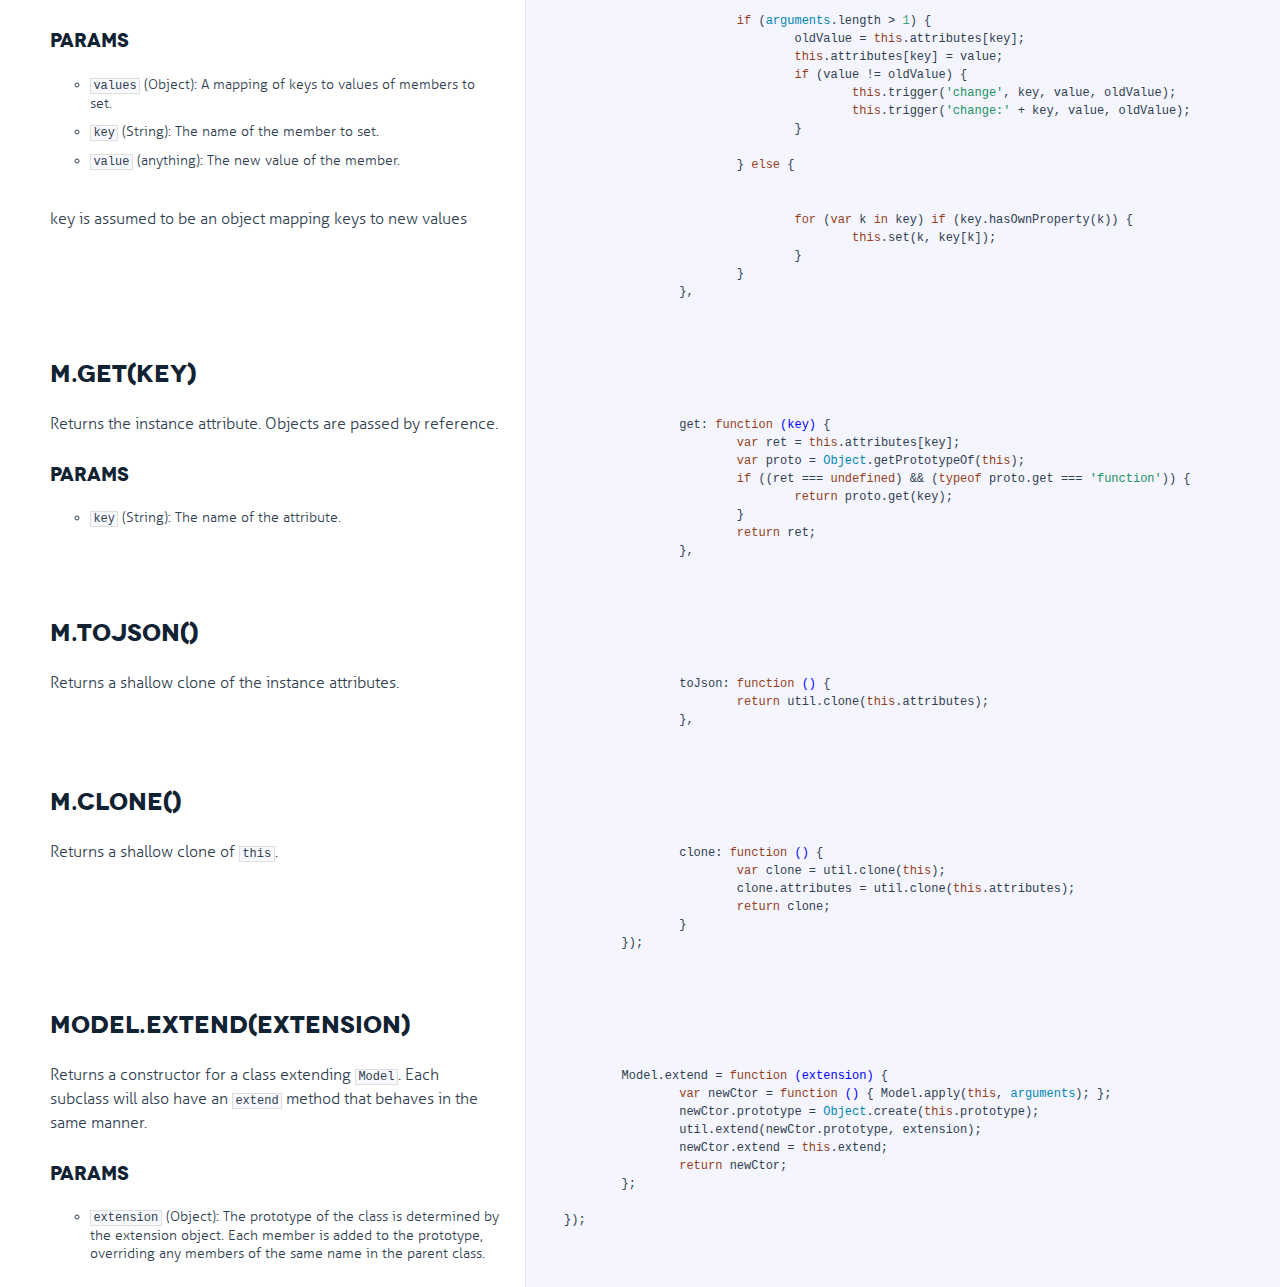
<file: docs/model.html>
<!DOCTYPE html>

<html>
<head>
  <title>model.js</title>
  <meta http-equiv="content-type" content="text/html; charset=UTF-8">
  <meta name="viewport" content="width=device-width, target-densitydpi=160dpi, initial-scale=1.0; maximum-scale=1.0; user-scalable=0;">
  <link rel="stylesheet" media="all" href="docco.css" />
</head>
<body>
  <div id="container">
    <div id="background"></div>
    
      <ul id="jump_to">
        <li>
          <a class="large" href="javascript:void(0);">Jump To &hellip;</a>
          <a class="small" href="javascript:void(0);">+</a>
          <div id="jump_wrapper">
          <div id="jump_page">
            
              
              <a class="source" href="REPORT.html">
                REPORT.md
              </a>
            
              
              <a class="source" href="clock.html">
                clock.js
              </a>
            
              
              <a class="source" href="event_emitter.html">
                event_emitter.js
              </a>
            
              
              <a class="source" href="model.html">
                model.js
              </a>
            
              
              <a class="source" href="score_keeper.html">
                score_keeper.js
              </a>
            
              
              <a class="source" href="tetrimino.html">
                tetrimino.js
              </a>
            
              
              <a class="source" href="tetrimino_factory.html">
                tetrimino_factory.js
              </a>
            
              
              <a class="source" href="tetris.html">
                tetris.js
              </a>
            
              
              <a class="source" href="tetris_control.html">
                tetris_control.js
              </a>
            
              
              <a class="source" href="tetris_view.html">
                tetris_view.js
              </a>
            
              
              <a class="source" href="util.html">
                util.js
              </a>
            
          </div>
        </li>
      </ul>
    
    <ul class="sections">
        
          <li id="title">
              <div class="annotation">
                  <h1>model.js</h1>
              </div>
          </li>
        
        
        
        <li id="section-1">
            <div class="annotation">
              
              <div class="pilwrap ">
                <a class="pilcrow" href="#section-1">&#182;</a>
              </div>
              <pre><code>Tetris.js - A Tetris clone <span class="hljs-keyword">for</span> HTML5
Copyright (C) <span class="hljs-number">2014</span>  Chris Barrick &lt;cbarrick1@gmail.com&gt;

This program is free software: you can redistribute it and/or modify
it under the terms of the GNU General Public License as published by
the Free Software Foundation, either version <span class="hljs-number">3</span> of the License, or
(at your option) any later version.

This program is distributed <span class="hljs-keyword">in</span> the hope that it will be useful,
but WITHOUT ANY WARRANTY; without even the implied warranty of
MERCHANTABILITY or FITNESS FOR A PARTICULAR PURPOSE.  See the
GNU General Public License <span class="hljs-keyword">for</span> more details.

You should have received a copy of the GNU General Public License
along <span class="hljs-keyword">with</span> <span class="hljs-keyword">this</span> program.  If not, see &lt;http:<span class="hljs-comment">//www.gnu.org/licenses/&gt;.</span>
</code></pre>
            </div>
            
            <div class="content"><div class='highlight'><pre>

define(<span class="hljs-function"><span class="hljs-keyword">function</span> <span class="hljs-params">(require, exports, module)</span> {</span>
<span class="hljs-pi">	'use strict'</span>;

	<span class="hljs-keyword">var</span> EventEmitter = <span class="hljs-built_in">require</span>(<span class="hljs-string">'event_emitter'</span>);
	<span class="hljs-keyword">var</span> util = <span class="hljs-built_in">require</span>(<span class="hljs-string">'util'</span>);</pre></div></div>
            
        </li>
        
        
        <li id="section-2">
            <div class="annotation">
              
              <div class="pilwrap ">
                <a class="pilcrow" href="#section-2">&#182;</a>
              </div>
              <p>A base class for object-oriented programming similar to Backbone.js.
Extends <code>EventEmitter</code>.</p>
<p>To account for inheritance, Model instances do not store their member
attributes directly as properties of the object. To access and mutate
instance attributes use the <code>get</code> and <code>set</code> methods.</p>
<p>Subclassing <code>Model</code> involves calling <code>Model.extend</code> with a prototype
extension. Members of the extension override members of the same name
in the super prototype.</p>
<p>There are several notable prototype members that subclasses can use:</p>
<ul>
<li><strong>constructor / initialize</strong>: The default constructor returned by
<code>Model.extend</code> mixes-in EventEmitter, sets up the instance
attributes, and calls the <code>initialize</code> method. It takes two
arguments, an object providing initial instance attributes and
an “options” argument which is not parsed but passed on to
<code>initialize</code>. Normally you want to override <code>initialize</code> for your
construction logic and leave <code>constructor</code> alone. However, both
may be specified.</li>
<li><strong>attributes</strong>: A mapping of instance attributes to their default values.
Instances have their own <code>attributes</code> member separate from the
prototype. The instance member stores the current attribute values
for the instance while the prototype member stores the defaults. In
general, you should not access this attribute directly.</li>
</ul>
<h2 id="events">Events</h2>

            </div>
            
        </li>
        
        
        <li id="section-3">
            <div class="annotation">
              
              <div class="pilwrap ">
                <a class="pilcrow" href="#section-3">&#182;</a>
              </div>
              <ul>
<li><code>change</code> (key, new value, old value): When any attribute is changed.</li>
<li><code>change:[attribute]</code> (key, new value, old value): When a specific
attribute is changed.</li>
</ul>

            </div>
            
            <div class="content"><div class='highlight'><pre>
	<span class="hljs-keyword">var</span> Model = module.exports = <span class="hljs-function"><span class="hljs-keyword">function</span> <span class="hljs-params">(attributes, options)</span> {</span>
		EventEmitter.call(<span class="hljs-keyword">this</span>);
		<span class="hljs-keyword">this</span>.attributes = util.clone(<span class="hljs-keyword">this</span>.attributes);
		<span class="hljs-keyword">this</span>.set(attributes);
		<span class="hljs-keyword">this</span>.initialize(options);
	};


	Model.prototype = util.extend(<span class="hljs-built_in">Object</span>.create(EventEmitter.prototype), {

		attributes: {},

		constructor: Model,

		initialize: <span class="hljs-function"><span class="hljs-keyword">function</span> <span class="hljs-params">()</span> {</span></pre></div></div>
            
        </li>
        
        
        <li id="section-4">
            <div class="annotation">
              
              <div class="pilwrap ">
                <a class="pilcrow" href="#section-4">&#182;</a>
              </div>
              <p>no-op</p>

            </div>
            
            <div class="content"><div class='highlight'><pre>		},</pre></div></div>
            
        </li>
        
        
        <li id="section-5">
            <div class="annotation">
              
              <div class="pilwrap ">
                <a class="pilcrow" href="#section-5">&#182;</a>
              </div>
              <h2 id="m-set-values-m-set-key-value-">m.set(values), m.set(key, value)</h2>

            </div>
            
        </li>
        
        
        <li id="section-6">
            <div class="annotation">
              
              <div class="pilwrap ">
                <a class="pilcrow" href="#section-6">&#182;</a>
              </div>
              <p>Sets instance members. You can either pass in an object mapping
keys to values or a single (key, value) pair.</p>
<h3 id="params">Params</h3>
<ul>
<li><code>values</code> (Object): A mapping of keys to values of members to set.</li>
<li><code>key</code> (String): The name of the member to set.</li>
<li><code>value</code> (anything): The new value of the member.</li>
</ul>

            </div>
            
            <div class="content"><div class='highlight'><pre>
		set: <span class="hljs-function"><span class="hljs-keyword">function</span> <span class="hljs-params">(key, value)</span> {</span>
			<span class="hljs-keyword">var</span> oldValue;

			<span class="hljs-keyword">if</span> (<span class="hljs-built_in">arguments</span>.length &gt; <span class="hljs-number">1</span>) {
				oldValue = <span class="hljs-keyword">this</span>.attributes[key];
				<span class="hljs-keyword">this</span>.attributes[key] = value;
				<span class="hljs-keyword">if</span> (value != oldValue) {
					<span class="hljs-keyword">this</span>.trigger(<span class="hljs-string">'change'</span>, key, value, oldValue);
					<span class="hljs-keyword">this</span>.trigger(<span class="hljs-string">'change:'</span> + key, value, oldValue);
				}

			} <span class="hljs-keyword">else</span> {</pre></div></div>
            
        </li>
        
        
        <li id="section-7">
            <div class="annotation">
              
              <div class="pilwrap ">
                <a class="pilcrow" href="#section-7">&#182;</a>
              </div>
              <p>key is assumed to be an object mapping keys to new values</p>

            </div>
            
            <div class="content"><div class='highlight'><pre>				<span class="hljs-keyword">for</span> (<span class="hljs-keyword">var</span> k <span class="hljs-keyword">in</span> key) <span class="hljs-keyword">if</span> (key.hasOwnProperty(k)) {
					<span class="hljs-keyword">this</span>.set(k, key[k]);
				}
			}
		},</pre></div></div>
            
        </li>
        
        
        <li id="section-8">
            <div class="annotation">
              
              <div class="pilwrap ">
                <a class="pilcrow" href="#section-8">&#182;</a>
              </div>
              <h2 id="m-get-key-">m.get(key)</h2>

            </div>
            
        </li>
        
        
        <li id="section-9">
            <div class="annotation">
              
              <div class="pilwrap ">
                <a class="pilcrow" href="#section-9">&#182;</a>
              </div>
              <p>Returns the instance attribute. Objects are passed by reference.</p>
<h3 id="params">Params</h3>
<ul>
<li><code>key</code> (String): The name of the attribute.</li>
</ul>

            </div>
            
            <div class="content"><div class='highlight'><pre>
		get: <span class="hljs-function"><span class="hljs-keyword">function</span> <span class="hljs-params">(key)</span> {</span>
			<span class="hljs-keyword">var</span> ret = <span class="hljs-keyword">this</span>.attributes[key];
			<span class="hljs-keyword">var</span> proto = <span class="hljs-built_in">Object</span>.getPrototypeOf(<span class="hljs-keyword">this</span>);
			<span class="hljs-keyword">if</span> ((ret === <span class="hljs-literal">undefined</span>) &amp;&amp; (<span class="hljs-keyword">typeof</span> proto.get === <span class="hljs-string">'function'</span>)) {
				<span class="hljs-keyword">return</span> proto.get(key);
			}
			<span class="hljs-keyword">return</span> ret;
		},</pre></div></div>
            
        </li>
        
        
        <li id="section-10">
            <div class="annotation">
              
              <div class="pilwrap ">
                <a class="pilcrow" href="#section-10">&#182;</a>
              </div>
              <h2 id="m-tojson-">m.toJson()</h2>

            </div>
            
        </li>
        
        
        <li id="section-11">
            <div class="annotation">
              
              <div class="pilwrap ">
                <a class="pilcrow" href="#section-11">&#182;</a>
              </div>
              <p>Returns a shallow clone of the instance attributes.</p>

            </div>
            
            <div class="content"><div class='highlight'><pre>
		toJson: <span class="hljs-function"><span class="hljs-keyword">function</span> <span class="hljs-params">()</span> {</span>
			<span class="hljs-keyword">return</span> util.clone(<span class="hljs-keyword">this</span>.attributes);
		},</pre></div></div>
            
        </li>
        
        
        <li id="section-12">
            <div class="annotation">
              
              <div class="pilwrap ">
                <a class="pilcrow" href="#section-12">&#182;</a>
              </div>
              <h2 id="m-clone-">m.clone()</h2>

            </div>
            
        </li>
        
        
        <li id="section-13">
            <div class="annotation">
              
              <div class="pilwrap ">
                <a class="pilcrow" href="#section-13">&#182;</a>
              </div>
              <p>Returns a shallow clone of <code>this</code>.</p>

            </div>
            
            <div class="content"><div class='highlight'><pre>
		clone: <span class="hljs-function"><span class="hljs-keyword">function</span> <span class="hljs-params">()</span> {</span>
			<span class="hljs-keyword">var</span> clone = util.clone(<span class="hljs-keyword">this</span>);
			clone.attributes = util.clone(<span class="hljs-keyword">this</span>.attributes);
			<span class="hljs-keyword">return</span> clone;
		}
	});</pre></div></div>
            
        </li>
        
        
        <li id="section-14">
            <div class="annotation">
              
              <div class="pilwrap ">
                <a class="pilcrow" href="#section-14">&#182;</a>
              </div>
              <h2 id="model-extend-extension-">Model.extend(extension)</h2>

            </div>
            
        </li>
        
        
        <li id="section-15">
            <div class="annotation">
              
              <div class="pilwrap ">
                <a class="pilcrow" href="#section-15">&#182;</a>
              </div>
              <p>Returns a constructor for a class extending <code>Model</code>. Each subclass
will also have an <code>extend</code> method that behaves in the same manner.</p>
<h3 id="params">Params</h3>
<ul>
<li><code>extension</code> (Object): The prototype of the class is determined by the
extension object. Each member is added to the prototype, overriding
any members of the same name in the parent class.</li>
</ul>

            </div>
            
            <div class="content"><div class='highlight'><pre>
	Model.extend = <span class="hljs-function"><span class="hljs-keyword">function</span> <span class="hljs-params">(extension)</span> {</span>
		<span class="hljs-keyword">var</span> newCtor = <span class="hljs-function"><span class="hljs-keyword">function</span> <span class="hljs-params">()</span> {</span> Model.apply(<span class="hljs-keyword">this</span>, <span class="hljs-built_in">arguments</span>); };
		newCtor.prototype = <span class="hljs-built_in">Object</span>.create(<span class="hljs-keyword">this</span>.prototype);
		util.extend(newCtor.prototype, extension);
		newCtor.extend = <span class="hljs-keyword">this</span>.extend;
		<span class="hljs-keyword">return</span> newCtor;
	};

});</pre></div></div>
            
        </li>
        
    </ul>
  </div>
</body>
</html>
</file>
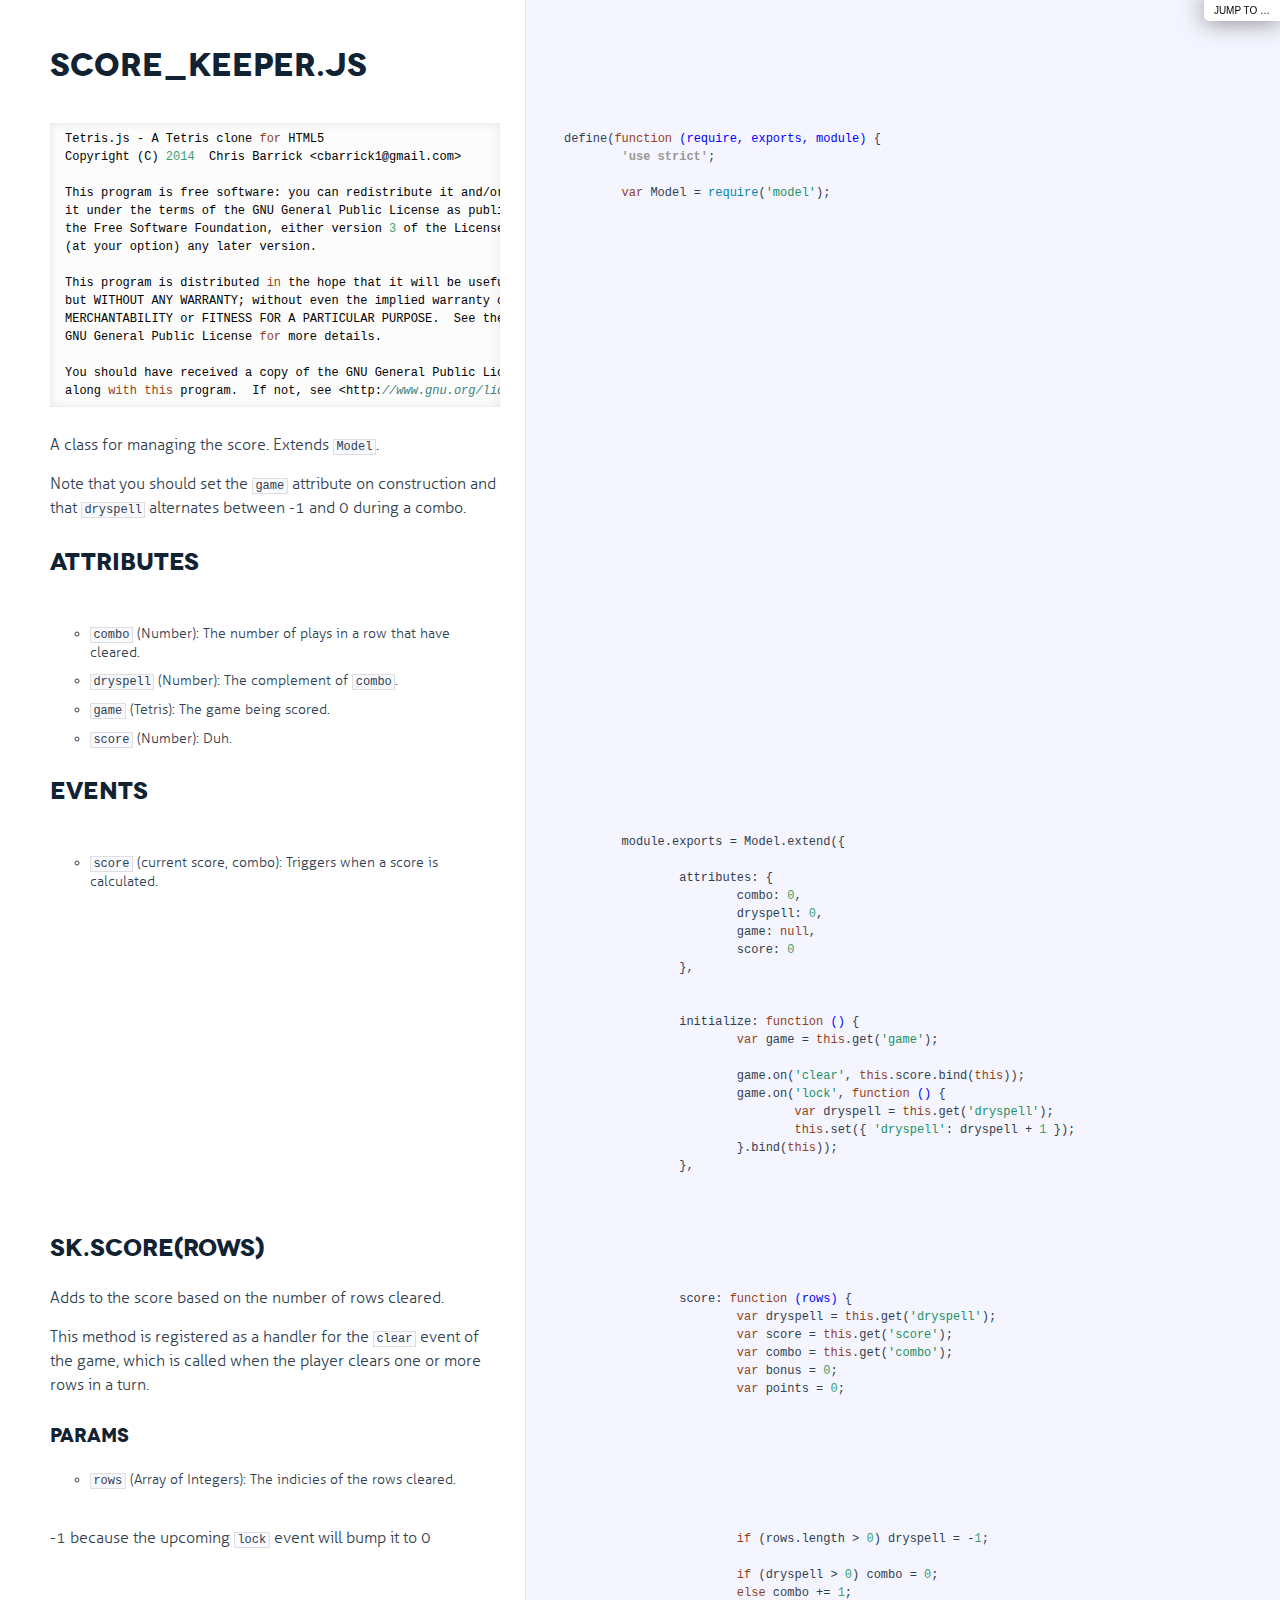
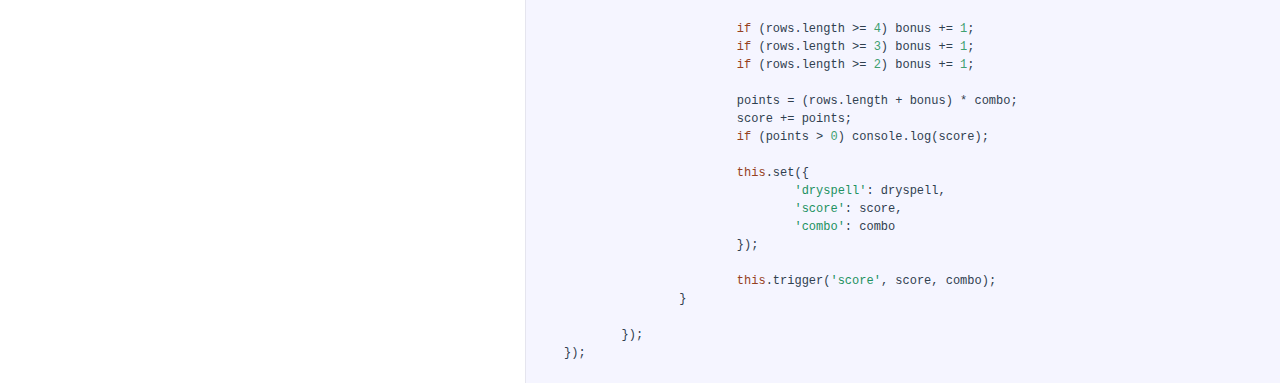
<file: docs/score_keeper.html>
<!DOCTYPE html>

<html>
<head>
  <title>score_keeper.js</title>
  <meta http-equiv="content-type" content="text/html; charset=UTF-8">
  <meta name="viewport" content="width=device-width, target-densitydpi=160dpi, initial-scale=1.0; maximum-scale=1.0; user-scalable=0;">
  <link rel="stylesheet" media="all" href="docco.css" />
</head>
<body>
  <div id="container">
    <div id="background"></div>
    
      <ul id="jump_to">
        <li>
          <a class="large" href="javascript:void(0);">Jump To &hellip;</a>
          <a class="small" href="javascript:void(0);">+</a>
          <div id="jump_wrapper">
          <div id="jump_page">
            
              
              <a class="source" href="REPORT.html">
                REPORT.md
              </a>
            
              
              <a class="source" href="clock.html">
                clock.js
              </a>
            
              
              <a class="source" href="event_emitter.html">
                event_emitter.js
              </a>
            
              
              <a class="source" href="model.html">
                model.js
              </a>
            
              
              <a class="source" href="score_keeper.html">
                score_keeper.js
              </a>
            
              
              <a class="source" href="tetrimino.html">
                tetrimino.js
              </a>
            
              
              <a class="source" href="tetrimino_factory.html">
                tetrimino_factory.js
              </a>
            
              
              <a class="source" href="tetris.html">
                tetris.js
              </a>
            
              
              <a class="source" href="tetris_control.html">
                tetris_control.js
              </a>
            
              
              <a class="source" href="tetris_view.html">
                tetris_view.js
              </a>
            
              
              <a class="source" href="util.html">
                util.js
              </a>
            
          </div>
        </li>
      </ul>
    
    <ul class="sections">
        
          <li id="title">
              <div class="annotation">
                  <h1>score_keeper.js</h1>
              </div>
          </li>
        
        
        
        <li id="section-1">
            <div class="annotation">
              
              <div class="pilwrap ">
                <a class="pilcrow" href="#section-1">&#182;</a>
              </div>
              <pre><code>Tetris.js - A Tetris clone <span class="hljs-keyword">for</span> HTML5
Copyright (C) <span class="hljs-number">2014</span>  Chris Barrick &lt;cbarrick1@gmail.com&gt;

This program is free software: you can redistribute it and/or modify
it under the terms of the GNU General Public License as published by
the Free Software Foundation, either version <span class="hljs-number">3</span> of the License, or
(at your option) any later version.

This program is distributed <span class="hljs-keyword">in</span> the hope that it will be useful,
but WITHOUT ANY WARRANTY; without even the implied warranty of
MERCHANTABILITY or FITNESS FOR A PARTICULAR PURPOSE.  See the
GNU General Public License <span class="hljs-keyword">for</span> more details.

You should have received a copy of the GNU General Public License
along <span class="hljs-keyword">with</span> <span class="hljs-keyword">this</span> program.  If not, see &lt;http:<span class="hljs-comment">//www.gnu.org/licenses/&gt;.</span>
</code></pre>
            </div>
            
            <div class="content"><div class='highlight'><pre>

define(<span class="hljs-function"><span class="hljs-keyword">function</span> <span class="hljs-params">(require, exports, module)</span> {</span>
<span class="hljs-pi">	'use strict'</span>;

	<span class="hljs-keyword">var</span> Model = <span class="hljs-built_in">require</span>(<span class="hljs-string">'model'</span>);</pre></div></div>
            
        </li>
        
        
        <li id="section-2">
            <div class="annotation">
              
              <div class="pilwrap ">
                <a class="pilcrow" href="#section-2">&#182;</a>
              </div>
              <p>A class for managing the score. Extends <code>Model</code>.</p>
<p>Note that you should set the <code>game</code> attribute on construction and that
<code>dryspell</code> alternates between -1 and 0 during a combo.</p>
<h2 id="attributes">Attributes</h2>

            </div>
            
        </li>
        
        
        <li id="section-3">
            <div class="annotation">
              
              <div class="pilwrap ">
                <a class="pilcrow" href="#section-3">&#182;</a>
              </div>
              <ul>
<li><code>combo</code> (Number): The number of plays in a row that have cleared.</li>
<li><code>dryspell</code> (Number): The complement of <code>combo</code>.</li>
<li><code>game</code> (Tetris): The game being scored.</li>
<li><code>score</code> (Number): Duh.</li>
</ul>
<h2 id="events">Events</h2>

            </div>
            
        </li>
        
        
        <li id="section-4">
            <div class="annotation">
              
              <div class="pilwrap ">
                <a class="pilcrow" href="#section-4">&#182;</a>
              </div>
              <ul>
<li><code>score</code> (current score, combo): Triggers when a score is calculated.</li>
</ul>

            </div>
            
            <div class="content"><div class='highlight'><pre>
	module.exports = Model.extend({

		attributes: {
			combo: <span class="hljs-number">0</span>,
			dryspell: <span class="hljs-number">0</span>,
			game: <span class="hljs-literal">null</span>,
			score: <span class="hljs-number">0</span>
		},


		initialize: <span class="hljs-function"><span class="hljs-keyword">function</span> <span class="hljs-params">()</span> {</span>
			<span class="hljs-keyword">var</span> game = <span class="hljs-keyword">this</span>.get(<span class="hljs-string">'game'</span>);

			game.on(<span class="hljs-string">'clear'</span>, <span class="hljs-keyword">this</span>.score.bind(<span class="hljs-keyword">this</span>));
			game.on(<span class="hljs-string">'lock'</span>, <span class="hljs-function"><span class="hljs-keyword">function</span> <span class="hljs-params">()</span> {</span>
				<span class="hljs-keyword">var</span> dryspell = <span class="hljs-keyword">this</span>.get(<span class="hljs-string">'dryspell'</span>);
				<span class="hljs-keyword">this</span>.set({ <span class="hljs-string">'dryspell'</span>: dryspell + <span class="hljs-number">1</span> });
			}.bind(<span class="hljs-keyword">this</span>));
		},</pre></div></div>
            
        </li>
        
        
        <li id="section-5">
            <div class="annotation">
              
              <div class="pilwrap ">
                <a class="pilcrow" href="#section-5">&#182;</a>
              </div>
              <h2 id="sk-score-rows-">sk.score(rows)</h2>

            </div>
            
        </li>
        
        
        <li id="section-6">
            <div class="annotation">
              
              <div class="pilwrap ">
                <a class="pilcrow" href="#section-6">&#182;</a>
              </div>
              <p>Adds to the score based on the number of rows cleared.</p>
<p>This method is registered as a handler for the <code>clear</code> event of the
game, which is called when the player clears one or more rows in a
turn.</p>
<h3 id="params">Params</h3>
<ul>
<li><code>rows</code> (Array of Integers): The indicies of the rows cleared.</li>
</ul>

            </div>
            
            <div class="content"><div class='highlight'><pre>
		score: <span class="hljs-function"><span class="hljs-keyword">function</span> <span class="hljs-params">(rows)</span> {</span>
			<span class="hljs-keyword">var</span> dryspell = <span class="hljs-keyword">this</span>.get(<span class="hljs-string">'dryspell'</span>);
			<span class="hljs-keyword">var</span> score = <span class="hljs-keyword">this</span>.get(<span class="hljs-string">'score'</span>);
			<span class="hljs-keyword">var</span> combo = <span class="hljs-keyword">this</span>.get(<span class="hljs-string">'combo'</span>);
			<span class="hljs-keyword">var</span> bonus = <span class="hljs-number">0</span>;
			<span class="hljs-keyword">var</span> points = <span class="hljs-number">0</span>;</pre></div></div>
            
        </li>
        
        
        <li id="section-7">
            <div class="annotation">
              
              <div class="pilwrap ">
                <a class="pilcrow" href="#section-7">&#182;</a>
              </div>
              <p>-1 because the upcoming <code>lock</code> event will bump it to 0</p>

            </div>
            
            <div class="content"><div class='highlight'><pre>			<span class="hljs-keyword">if</span> (rows.length &gt; <span class="hljs-number">0</span>) dryspell = -<span class="hljs-number">1</span>;

			<span class="hljs-keyword">if</span> (dryspell &gt; <span class="hljs-number">0</span>) combo = <span class="hljs-number">0</span>;
			<span class="hljs-keyword">else</span> combo += <span class="hljs-number">1</span>;

			<span class="hljs-keyword">if</span> (rows.length &gt;= <span class="hljs-number">4</span>) bonus += <span class="hljs-number">1</span>;
			<span class="hljs-keyword">if</span> (rows.length &gt;= <span class="hljs-number">3</span>) bonus += <span class="hljs-number">1</span>;
			<span class="hljs-keyword">if</span> (rows.length &gt;= <span class="hljs-number">2</span>) bonus += <span class="hljs-number">1</span>;

			points = (rows.length + bonus) * combo;
			score += points;
			<span class="hljs-keyword">if</span> (points &gt; <span class="hljs-number">0</span>) console.log(score);

			<span class="hljs-keyword">this</span>.set({
				<span class="hljs-string">'dryspell'</span>: dryspell,
				<span class="hljs-string">'score'</span>: score,
				<span class="hljs-string">'combo'</span>: combo
			});

			<span class="hljs-keyword">this</span>.trigger(<span class="hljs-string">'score'</span>, score, combo);
		}

	});
});</pre></div></div>
            
        </li>
        
    </ul>
  </div>
</body>
</html>
</file>
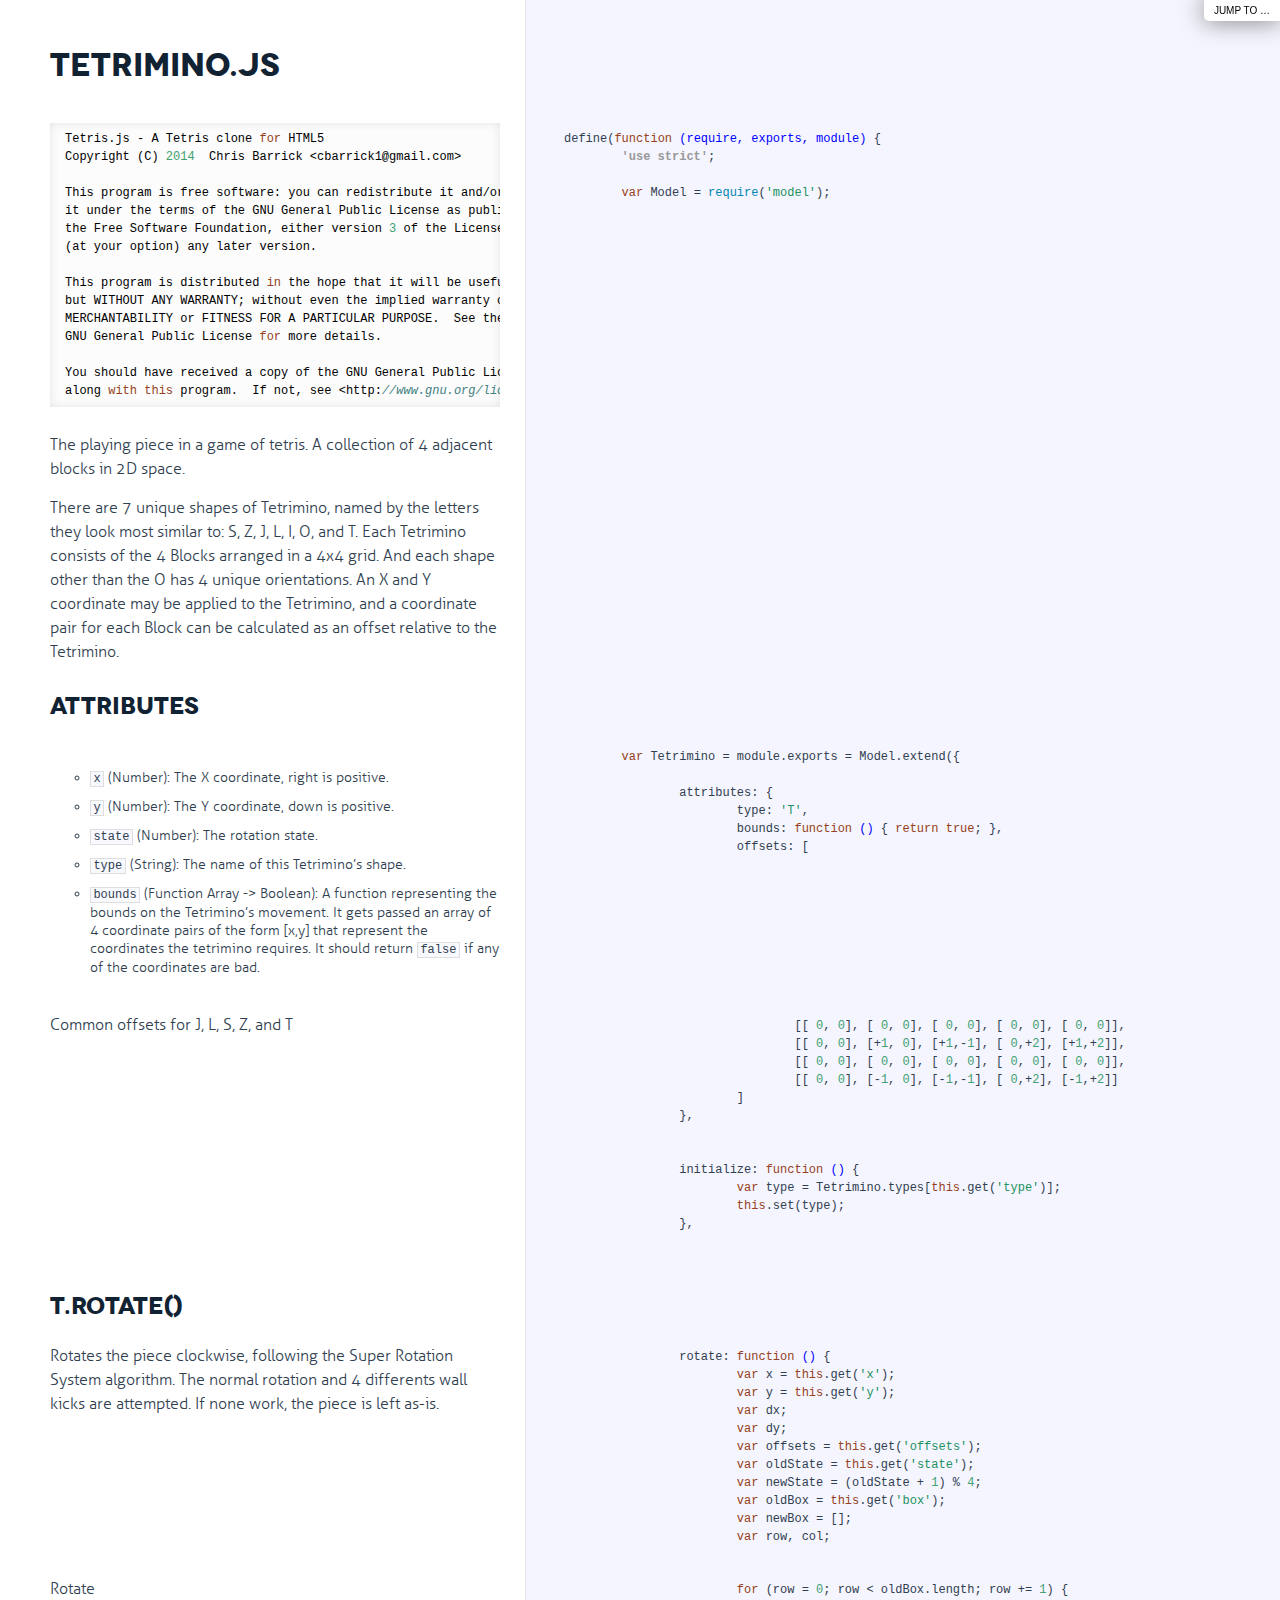
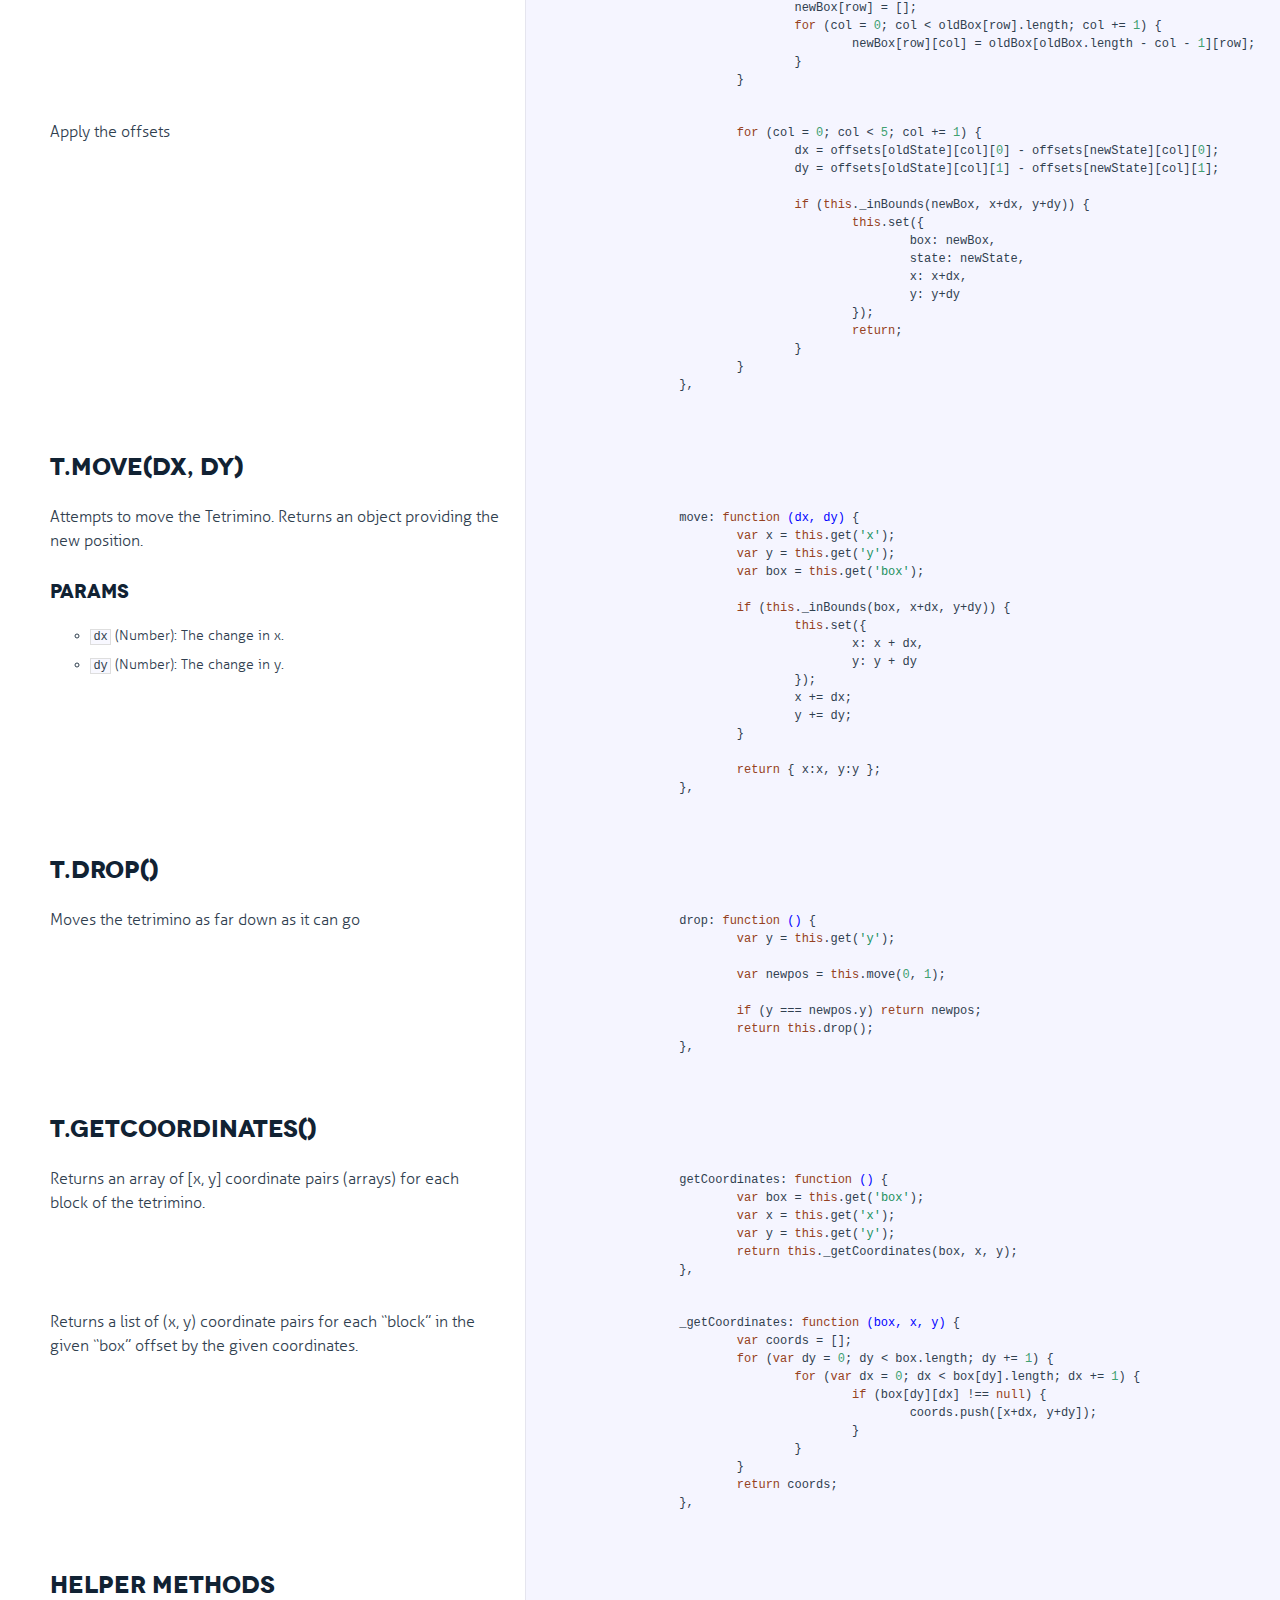
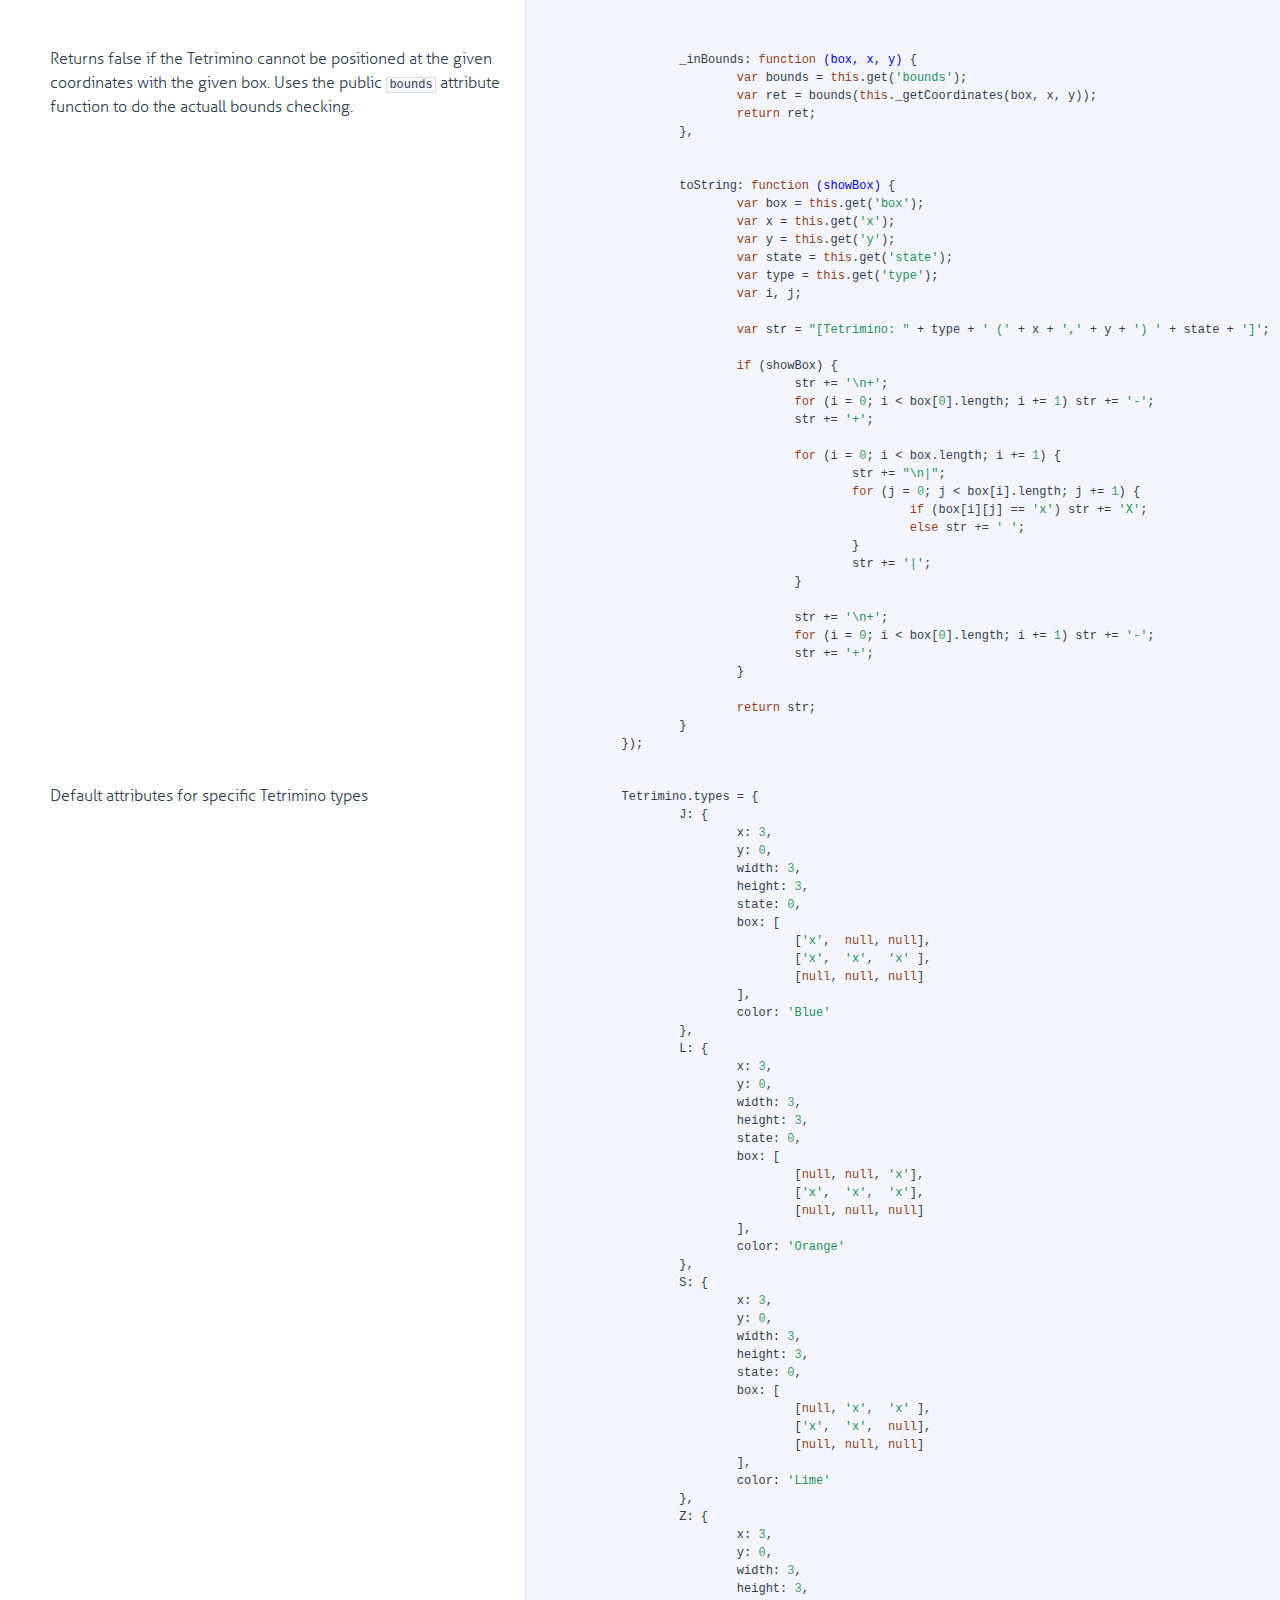
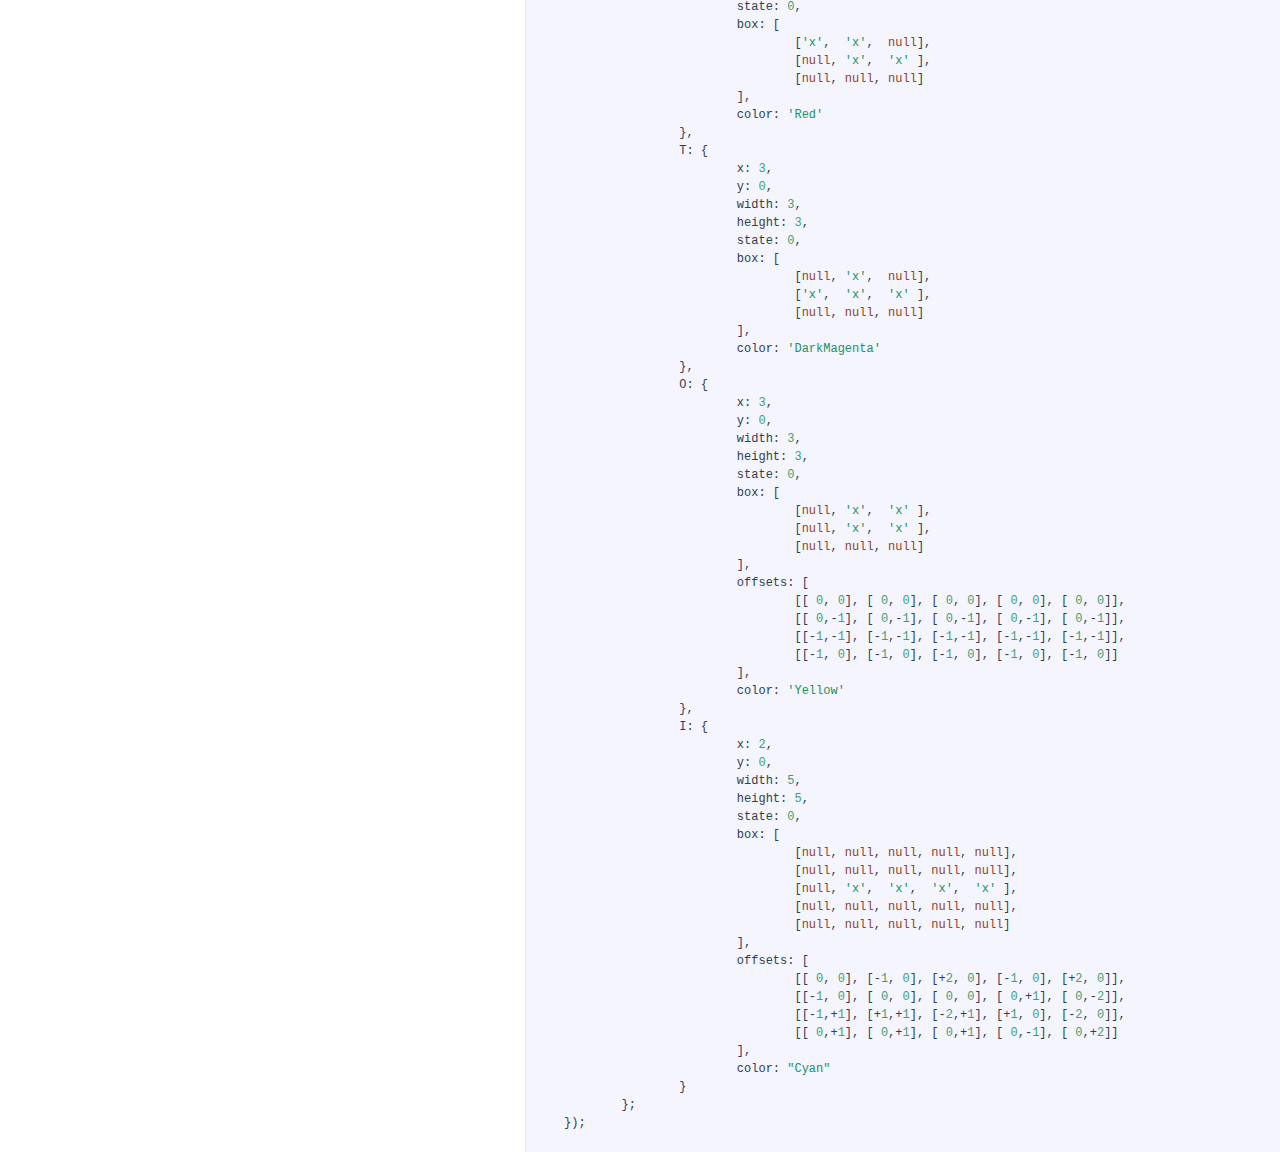
<file: docs/tetrimino.html>
<!DOCTYPE html>

<html>
<head>
  <title>tetrimino.js</title>
  <meta http-equiv="content-type" content="text/html; charset=UTF-8">
  <meta name="viewport" content="width=device-width, target-densitydpi=160dpi, initial-scale=1.0; maximum-scale=1.0; user-scalable=0;">
  <link rel="stylesheet" media="all" href="docco.css" />
</head>
<body>
  <div id="container">
    <div id="background"></div>
    
      <ul id="jump_to">
        <li>
          <a class="large" href="javascript:void(0);">Jump To &hellip;</a>
          <a class="small" href="javascript:void(0);">+</a>
          <div id="jump_wrapper">
          <div id="jump_page">
            
              
              <a class="source" href="REPORT.html">
                REPORT.md
              </a>
            
              
              <a class="source" href="clock.html">
                clock.js
              </a>
            
              
              <a class="source" href="event_emitter.html">
                event_emitter.js
              </a>
            
              
              <a class="source" href="model.html">
                model.js
              </a>
            
              
              <a class="source" href="score_keeper.html">
                score_keeper.js
              </a>
            
              
              <a class="source" href="tetrimino.html">
                tetrimino.js
              </a>
            
              
              <a class="source" href="tetrimino_factory.html">
                tetrimino_factory.js
              </a>
            
              
              <a class="source" href="tetris.html">
                tetris.js
              </a>
            
              
              <a class="source" href="tetris_control.html">
                tetris_control.js
              </a>
            
              
              <a class="source" href="tetris_view.html">
                tetris_view.js
              </a>
            
              
              <a class="source" href="util.html">
                util.js
              </a>
            
          </div>
        </li>
      </ul>
    
    <ul class="sections">
        
          <li id="title">
              <div class="annotation">
                  <h1>tetrimino.js</h1>
              </div>
          </li>
        
        
        
        <li id="section-1">
            <div class="annotation">
              
              <div class="pilwrap ">
                <a class="pilcrow" href="#section-1">&#182;</a>
              </div>
              <pre><code>Tetris.js - A Tetris clone <span class="hljs-keyword">for</span> HTML5
Copyright (C) <span class="hljs-number">2014</span>  Chris Barrick &lt;cbarrick1@gmail.com&gt;

This program is free software: you can redistribute it and/or modify
it under the terms of the GNU General Public License as published by
the Free Software Foundation, either version <span class="hljs-number">3</span> of the License, or
(at your option) any later version.

This program is distributed <span class="hljs-keyword">in</span> the hope that it will be useful,
but WITHOUT ANY WARRANTY; without even the implied warranty of
MERCHANTABILITY or FITNESS FOR A PARTICULAR PURPOSE.  See the
GNU General Public License <span class="hljs-keyword">for</span> more details.

You should have received a copy of the GNU General Public License
along <span class="hljs-keyword">with</span> <span class="hljs-keyword">this</span> program.  If not, see &lt;http:<span class="hljs-comment">//www.gnu.org/licenses/&gt;.</span>
</code></pre>
            </div>
            
            <div class="content"><div class='highlight'><pre>

define(<span class="hljs-function"><span class="hljs-keyword">function</span> <span class="hljs-params">(require, exports, module)</span> {</span>
<span class="hljs-pi">	'use strict'</span>;

	<span class="hljs-keyword">var</span> Model = <span class="hljs-built_in">require</span>(<span class="hljs-string">'model'</span>);</pre></div></div>
            
        </li>
        
        
        <li id="section-2">
            <div class="annotation">
              
              <div class="pilwrap ">
                <a class="pilcrow" href="#section-2">&#182;</a>
              </div>
              <p>The playing piece in a game of tetris.
A collection of 4 adjacent blocks in 2D space.</p>
<p>There are 7 unique shapes of Tetrimino, named by the letters they look
most similar to: S, Z, J, L, I, O, and T. Each Tetrimino consists of
the 4 Blocks arranged in a 4x4 grid. And each shape other than the O
has 4 unique orientations. An X and Y coordinate may be applied to the
Tetrimino, and a coordinate pair for each Block can be calculated as an
offset relative to the Tetrimino.</p>
<h2 id="attributes">Attributes</h2>

            </div>
            
        </li>
        
        
        <li id="section-3">
            <div class="annotation">
              
              <div class="pilwrap ">
                <a class="pilcrow" href="#section-3">&#182;</a>
              </div>
              <ul>
<li><code>x</code> (Number): The X coordinate, right is positive.</li>
<li><code>y</code> (Number): The Y coordinate, down is positive.</li>
<li><code>state</code> (Number): The rotation state.</li>
<li><code>type</code> (String): The name of this Tetrimino’s shape.</li>
<li><code>bounds</code> (Function Array -&gt; Boolean): A function representing the
bounds on the Tetrimino’s movement. It gets passed an array of 4
coordinate pairs of the form [x,y] that represent the coordinates
the tetrimino requires. It should return <code>false</code> if any of the
coordinates are bad.</li>
</ul>

            </div>
            
            <div class="content"><div class='highlight'><pre>
	<span class="hljs-keyword">var</span> Tetrimino = module.exports = Model.extend({

		attributes: {
			type: <span class="hljs-string">'T'</span>,
			bounds: <span class="hljs-function"><span class="hljs-keyword">function</span> <span class="hljs-params">()</span> {</span> <span class="hljs-keyword">return</span> <span class="hljs-literal">true</span>; },
			offsets: [</pre></div></div>
            
        </li>
        
        
        <li id="section-4">
            <div class="annotation">
              
              <div class="pilwrap ">
                <a class="pilcrow" href="#section-4">&#182;</a>
              </div>
              <p>Common offsets for J, L, S, Z, and T</p>

            </div>
            
            <div class="content"><div class='highlight'><pre>				[[ <span class="hljs-number">0</span>, <span class="hljs-number">0</span>], [ <span class="hljs-number">0</span>, <span class="hljs-number">0</span>], [ <span class="hljs-number">0</span>, <span class="hljs-number">0</span>], [ <span class="hljs-number">0</span>, <span class="hljs-number">0</span>], [ <span class="hljs-number">0</span>, <span class="hljs-number">0</span>]],
				[[ <span class="hljs-number">0</span>, <span class="hljs-number">0</span>], [+<span class="hljs-number">1</span>, <span class="hljs-number">0</span>], [+<span class="hljs-number">1</span>,-<span class="hljs-number">1</span>], [ <span class="hljs-number">0</span>,+<span class="hljs-number">2</span>], [+<span class="hljs-number">1</span>,+<span class="hljs-number">2</span>]],
				[[ <span class="hljs-number">0</span>, <span class="hljs-number">0</span>], [ <span class="hljs-number">0</span>, <span class="hljs-number">0</span>], [ <span class="hljs-number">0</span>, <span class="hljs-number">0</span>], [ <span class="hljs-number">0</span>, <span class="hljs-number">0</span>], [ <span class="hljs-number">0</span>, <span class="hljs-number">0</span>]],
				[[ <span class="hljs-number">0</span>, <span class="hljs-number">0</span>], [-<span class="hljs-number">1</span>, <span class="hljs-number">0</span>], [-<span class="hljs-number">1</span>,-<span class="hljs-number">1</span>], [ <span class="hljs-number">0</span>,+<span class="hljs-number">2</span>], [-<span class="hljs-number">1</span>,+<span class="hljs-number">2</span>]]
			]
		},


		initialize: <span class="hljs-function"><span class="hljs-keyword">function</span> <span class="hljs-params">()</span> {</span>
			<span class="hljs-keyword">var</span> type = Tetrimino.types[<span class="hljs-keyword">this</span>.get(<span class="hljs-string">'type'</span>)];
			<span class="hljs-keyword">this</span>.set(type);
		},</pre></div></div>
            
        </li>
        
        
        <li id="section-5">
            <div class="annotation">
              
              <div class="pilwrap ">
                <a class="pilcrow" href="#section-5">&#182;</a>
              </div>
              <h2 id="t-rotate-">t.rotate()</h2>

            </div>
            
        </li>
        
        
        <li id="section-6">
            <div class="annotation">
              
              <div class="pilwrap ">
                <a class="pilcrow" href="#section-6">&#182;</a>
              </div>
              <p>Rotates the piece clockwise, following the Super Rotation System
algorithm. The normal rotation and 4 differents wall kicks are
attempted. If none work, the piece is left as-is.</p>

            </div>
            
            <div class="content"><div class='highlight'><pre>
		rotate: <span class="hljs-function"><span class="hljs-keyword">function</span> <span class="hljs-params">()</span> {</span>
			<span class="hljs-keyword">var</span> x = <span class="hljs-keyword">this</span>.get(<span class="hljs-string">'x'</span>);
			<span class="hljs-keyword">var</span> y = <span class="hljs-keyword">this</span>.get(<span class="hljs-string">'y'</span>);
			<span class="hljs-keyword">var</span> dx;
			<span class="hljs-keyword">var</span> dy;
			<span class="hljs-keyword">var</span> offsets = <span class="hljs-keyword">this</span>.get(<span class="hljs-string">'offsets'</span>);
			<span class="hljs-keyword">var</span> oldState = <span class="hljs-keyword">this</span>.get(<span class="hljs-string">'state'</span>);
			<span class="hljs-keyword">var</span> newState = (oldState + <span class="hljs-number">1</span>) % <span class="hljs-number">4</span>;
			<span class="hljs-keyword">var</span> oldBox = <span class="hljs-keyword">this</span>.get(<span class="hljs-string">'box'</span>);
			<span class="hljs-keyword">var</span> newBox = [];
			<span class="hljs-keyword">var</span> row, col;</pre></div></div>
            
        </li>
        
        
        <li id="section-7">
            <div class="annotation">
              
              <div class="pilwrap ">
                <a class="pilcrow" href="#section-7">&#182;</a>
              </div>
              <p>Rotate</p>

            </div>
            
            <div class="content"><div class='highlight'><pre>			<span class="hljs-keyword">for</span> (row = <span class="hljs-number">0</span>; row &lt; oldBox.length; row += <span class="hljs-number">1</span>) {
				newBox[row] = [];
				<span class="hljs-keyword">for</span> (col = <span class="hljs-number">0</span>; col &lt; oldBox[row].length; col += <span class="hljs-number">1</span>) {
					newBox[row][col] = oldBox[oldBox.length - col - <span class="hljs-number">1</span>][row];
				}
			}</pre></div></div>
            
        </li>
        
        
        <li id="section-8">
            <div class="annotation">
              
              <div class="pilwrap ">
                <a class="pilcrow" href="#section-8">&#182;</a>
              </div>
              <p>Apply the offsets</p>

            </div>
            
            <div class="content"><div class='highlight'><pre>			<span class="hljs-keyword">for</span> (col = <span class="hljs-number">0</span>; col &lt; <span class="hljs-number">5</span>; col += <span class="hljs-number">1</span>) {
				dx = offsets[oldState][col][<span class="hljs-number">0</span>] - offsets[newState][col][<span class="hljs-number">0</span>];
				dy = offsets[oldState][col][<span class="hljs-number">1</span>] - offsets[newState][col][<span class="hljs-number">1</span>];

				<span class="hljs-keyword">if</span> (<span class="hljs-keyword">this</span>._inBounds(newBox, x+dx, y+dy)) {
					<span class="hljs-keyword">this</span>.set({
						box: newBox,
						state: newState,
						x: x+dx,
						y: y+dy
					});
					<span class="hljs-keyword">return</span>;
				}
			}
		},</pre></div></div>
            
        </li>
        
        
        <li id="section-9">
            <div class="annotation">
              
              <div class="pilwrap ">
                <a class="pilcrow" href="#section-9">&#182;</a>
              </div>
              <h2 id="t-move-dx-dy-">t.move(dx, dy)</h2>

            </div>
            
        </li>
        
        
        <li id="section-10">
            <div class="annotation">
              
              <div class="pilwrap ">
                <a class="pilcrow" href="#section-10">&#182;</a>
              </div>
              <p>Attempts to move the Tetrimino. Returns an object providing the
new position.</p>
<h3 id="params">Params</h3>
<ul>
<li><code>dx</code> (Number): The change in x.</li>
<li><code>dy</code> (Number): The change in y.</li>
</ul>

            </div>
            
            <div class="content"><div class='highlight'><pre>
		move: <span class="hljs-function"><span class="hljs-keyword">function</span> <span class="hljs-params">(dx, dy)</span> {</span>
			<span class="hljs-keyword">var</span> x = <span class="hljs-keyword">this</span>.get(<span class="hljs-string">'x'</span>);
			<span class="hljs-keyword">var</span> y = <span class="hljs-keyword">this</span>.get(<span class="hljs-string">'y'</span>);
			<span class="hljs-keyword">var</span> box = <span class="hljs-keyword">this</span>.get(<span class="hljs-string">'box'</span>);

			<span class="hljs-keyword">if</span> (<span class="hljs-keyword">this</span>._inBounds(box, x+dx, y+dy)) {
				<span class="hljs-keyword">this</span>.set({
					x: x + dx,
					y: y + dy
				});
				x += dx;
				y += dy;
			}

			<span class="hljs-keyword">return</span> { x:x, y:y };
		},</pre></div></div>
            
        </li>
        
        
        <li id="section-11">
            <div class="annotation">
              
              <div class="pilwrap ">
                <a class="pilcrow" href="#section-11">&#182;</a>
              </div>
              <h2 id="t-drop-">t.drop()</h2>

            </div>
            
        </li>
        
        
        <li id="section-12">
            <div class="annotation">
              
              <div class="pilwrap ">
                <a class="pilcrow" href="#section-12">&#182;</a>
              </div>
              <p>Moves the tetrimino as far down as it can go</p>

            </div>
            
            <div class="content"><div class='highlight'><pre>
		drop: <span class="hljs-function"><span class="hljs-keyword">function</span> <span class="hljs-params">()</span> {</span>
			<span class="hljs-keyword">var</span> y = <span class="hljs-keyword">this</span>.get(<span class="hljs-string">'y'</span>);

			<span class="hljs-keyword">var</span> newpos = <span class="hljs-keyword">this</span>.move(<span class="hljs-number">0</span>, <span class="hljs-number">1</span>);

			<span class="hljs-keyword">if</span> (y === newpos.y) <span class="hljs-keyword">return</span> newpos;
			<span class="hljs-keyword">return</span> <span class="hljs-keyword">this</span>.drop();
		},</pre></div></div>
            
        </li>
        
        
        <li id="section-13">
            <div class="annotation">
              
              <div class="pilwrap ">
                <a class="pilcrow" href="#section-13">&#182;</a>
              </div>
              <h2 id="t-getcoordinates-">t.getCoordinates()</h2>

            </div>
            
        </li>
        
        
        <li id="section-14">
            <div class="annotation">
              
              <div class="pilwrap ">
                <a class="pilcrow" href="#section-14">&#182;</a>
              </div>
              <p>Returns an array of [x, y] coordinate pairs (arrays) for each
block of the tetrimino.</p>

            </div>
            
            <div class="content"><div class='highlight'><pre>
		getCoordinates: <span class="hljs-function"><span class="hljs-keyword">function</span> <span class="hljs-params">()</span> {</span>
			<span class="hljs-keyword">var</span> box = <span class="hljs-keyword">this</span>.get(<span class="hljs-string">'box'</span>);
			<span class="hljs-keyword">var</span> x = <span class="hljs-keyword">this</span>.get(<span class="hljs-string">'x'</span>);
			<span class="hljs-keyword">var</span> y = <span class="hljs-keyword">this</span>.get(<span class="hljs-string">'y'</span>);
			<span class="hljs-keyword">return</span> <span class="hljs-keyword">this</span>._getCoordinates(box, x, y);
		},</pre></div></div>
            
        </li>
        
        
        <li id="section-15">
            <div class="annotation">
              
              <div class="pilwrap ">
                <a class="pilcrow" href="#section-15">&#182;</a>
              </div>
              <p>Returns a list of (x, y) coordinate pairs for each “block” in the
given “box” offset by the given coordinates.</p>

            </div>
            
            <div class="content"><div class='highlight'><pre>
		_getCoordinates: <span class="hljs-function"><span class="hljs-keyword">function</span> <span class="hljs-params">(box, x, y)</span> {</span>
			<span class="hljs-keyword">var</span> coords = [];
			<span class="hljs-keyword">for</span> (<span class="hljs-keyword">var</span> dy = <span class="hljs-number">0</span>; dy &lt; box.length; dy += <span class="hljs-number">1</span>) {
				<span class="hljs-keyword">for</span> (<span class="hljs-keyword">var</span> dx = <span class="hljs-number">0</span>; dx &lt; box[dy].length; dx += <span class="hljs-number">1</span>) {
					<span class="hljs-keyword">if</span> (box[dy][dx] !== <span class="hljs-literal">null</span>) {
						coords.push([x+dx, y+dy]);
					}
				}
			}
			<span class="hljs-keyword">return</span> coords;
		},</pre></div></div>
            
        </li>
        
        
        <li id="section-16">
            <div class="annotation">
              
              <div class="pilwrap ">
                <a class="pilcrow" href="#section-16">&#182;</a>
              </div>
              <h2 id="helper-methods">Helper methods</h2>

            </div>
            
        </li>
        
        
        <li id="section-17">
            <div class="annotation">
              
              <div class="pilwrap ">
                <a class="pilcrow" href="#section-17">&#182;</a>
              </div>
              
            </div>
            
        </li>
        
        
        <li id="section-18">
            <div class="annotation">
              
              <div class="pilwrap ">
                <a class="pilcrow" href="#section-18">&#182;</a>
              </div>
              <p>Returns false if the Tetrimino cannot be positioned at the given
coordinates with the given box. Uses the public <code>bounds</code> attribute
function to do the actuall bounds checking.</p>

            </div>
            
            <div class="content"><div class='highlight'><pre>
		_inBounds: <span class="hljs-function"><span class="hljs-keyword">function</span> <span class="hljs-params">(box, x, y)</span> {</span>
			<span class="hljs-keyword">var</span> bounds = <span class="hljs-keyword">this</span>.get(<span class="hljs-string">'bounds'</span>);
			<span class="hljs-keyword">var</span> ret = bounds(<span class="hljs-keyword">this</span>._getCoordinates(box, x, y));
			<span class="hljs-keyword">return</span> ret;
		},


		toString: <span class="hljs-function"><span class="hljs-keyword">function</span> <span class="hljs-params">(showBox)</span> {</span>
			<span class="hljs-keyword">var</span> box = <span class="hljs-keyword">this</span>.get(<span class="hljs-string">'box'</span>);
			<span class="hljs-keyword">var</span> x = <span class="hljs-keyword">this</span>.get(<span class="hljs-string">'x'</span>);
			<span class="hljs-keyword">var</span> y = <span class="hljs-keyword">this</span>.get(<span class="hljs-string">'y'</span>);
			<span class="hljs-keyword">var</span> state = <span class="hljs-keyword">this</span>.get(<span class="hljs-string">'state'</span>);
			<span class="hljs-keyword">var</span> type = <span class="hljs-keyword">this</span>.get(<span class="hljs-string">'type'</span>);
			<span class="hljs-keyword">var</span> i, j;

			<span class="hljs-keyword">var</span> str = <span class="hljs-string">"[Tetrimino: "</span> + type + <span class="hljs-string">' ('</span> + x + <span class="hljs-string">','</span> + y + <span class="hljs-string">') '</span> + state + <span class="hljs-string">']'</span>;

			<span class="hljs-keyword">if</span> (showBox) {
				str += <span class="hljs-string">'\n+'</span>;
				<span class="hljs-keyword">for</span> (i = <span class="hljs-number">0</span>; i &lt; box[<span class="hljs-number">0</span>].length; i += <span class="hljs-number">1</span>) str += <span class="hljs-string">'-'</span>;
				str += <span class="hljs-string">'+'</span>;

				<span class="hljs-keyword">for</span> (i = <span class="hljs-number">0</span>; i &lt; box.length; i += <span class="hljs-number">1</span>) {
					str += <span class="hljs-string">"\n|"</span>;
					<span class="hljs-keyword">for</span> (j = <span class="hljs-number">0</span>; j &lt; box[i].length; j += <span class="hljs-number">1</span>) {
						<span class="hljs-keyword">if</span> (box[i][j] == <span class="hljs-string">'x'</span>) str += <span class="hljs-string">'X'</span>;
						<span class="hljs-keyword">else</span> str += <span class="hljs-string">' '</span>;
					}
					str += <span class="hljs-string">'|'</span>;
				}

				str += <span class="hljs-string">'\n+'</span>;
				<span class="hljs-keyword">for</span> (i = <span class="hljs-number">0</span>; i &lt; box[<span class="hljs-number">0</span>].length; i += <span class="hljs-number">1</span>) str += <span class="hljs-string">'-'</span>;
				str += <span class="hljs-string">'+'</span>;
			}

			<span class="hljs-keyword">return</span> str;
		}
	});</pre></div></div>
            
        </li>
        
        
        <li id="section-19">
            <div class="annotation">
              
              <div class="pilwrap ">
                <a class="pilcrow" href="#section-19">&#182;</a>
              </div>
              <p>Default attributes for specific Tetrimino types</p>

            </div>
            
            <div class="content"><div class='highlight'><pre>	Tetrimino.types = {
		J: {
			x: <span class="hljs-number">3</span>,
			y: <span class="hljs-number">0</span>,
			width: <span class="hljs-number">3</span>,
			height: <span class="hljs-number">3</span>,
			state: <span class="hljs-number">0</span>,
			box: [
				[<span class="hljs-string">'x'</span>,  <span class="hljs-literal">null</span>, <span class="hljs-literal">null</span>],
				[<span class="hljs-string">'x'</span>,  <span class="hljs-string">'x'</span>,  <span class="hljs-string">'x'</span> ],
				[<span class="hljs-literal">null</span>, <span class="hljs-literal">null</span>, <span class="hljs-literal">null</span>]
			],
			color: <span class="hljs-string">'Blue'</span>
		},
		L: {
			x: <span class="hljs-number">3</span>,
			y: <span class="hljs-number">0</span>,
			width: <span class="hljs-number">3</span>,
			height: <span class="hljs-number">3</span>,
			state: <span class="hljs-number">0</span>,
			box: [
				[<span class="hljs-literal">null</span>, <span class="hljs-literal">null</span>, <span class="hljs-string">'x'</span>],
				[<span class="hljs-string">'x'</span>,  <span class="hljs-string">'x'</span>,  <span class="hljs-string">'x'</span>],
				[<span class="hljs-literal">null</span>, <span class="hljs-literal">null</span>, <span class="hljs-literal">null</span>]
			],
			color: <span class="hljs-string">'Orange'</span>
		},
		S: {
			x: <span class="hljs-number">3</span>,
			y: <span class="hljs-number">0</span>,
			width: <span class="hljs-number">3</span>,
			height: <span class="hljs-number">3</span>,
			state: <span class="hljs-number">0</span>,
			box: [
				[<span class="hljs-literal">null</span>, <span class="hljs-string">'x'</span>,  <span class="hljs-string">'x'</span> ],
				[<span class="hljs-string">'x'</span>,  <span class="hljs-string">'x'</span>,  <span class="hljs-literal">null</span>],
				[<span class="hljs-literal">null</span>, <span class="hljs-literal">null</span>, <span class="hljs-literal">null</span>]
			],
			color: <span class="hljs-string">'Lime'</span>
		},
		Z: {
			x: <span class="hljs-number">3</span>,
			y: <span class="hljs-number">0</span>,
			width: <span class="hljs-number">3</span>,
			height: <span class="hljs-number">3</span>,
			state: <span class="hljs-number">0</span>,
			box: [
				[<span class="hljs-string">'x'</span>,  <span class="hljs-string">'x'</span>,  <span class="hljs-literal">null</span>],
				[<span class="hljs-literal">null</span>, <span class="hljs-string">'x'</span>,  <span class="hljs-string">'x'</span> ],
				[<span class="hljs-literal">null</span>, <span class="hljs-literal">null</span>, <span class="hljs-literal">null</span>]
			],
			color: <span class="hljs-string">'Red'</span>
		},
		T: {
			x: <span class="hljs-number">3</span>,
			y: <span class="hljs-number">0</span>,
			width: <span class="hljs-number">3</span>,
			height: <span class="hljs-number">3</span>,
			state: <span class="hljs-number">0</span>,
			box: [
				[<span class="hljs-literal">null</span>, <span class="hljs-string">'x'</span>,  <span class="hljs-literal">null</span>],
				[<span class="hljs-string">'x'</span>,  <span class="hljs-string">'x'</span>,  <span class="hljs-string">'x'</span> ],
				[<span class="hljs-literal">null</span>, <span class="hljs-literal">null</span>, <span class="hljs-literal">null</span>]
			],
			color: <span class="hljs-string">'DarkMagenta'</span>
		},
		O: {
			x: <span class="hljs-number">3</span>,
			y: <span class="hljs-number">0</span>,
			width: <span class="hljs-number">3</span>,
			height: <span class="hljs-number">3</span>,
			state: <span class="hljs-number">0</span>,
			box: [
				[<span class="hljs-literal">null</span>, <span class="hljs-string">'x'</span>,  <span class="hljs-string">'x'</span> ],
				[<span class="hljs-literal">null</span>, <span class="hljs-string">'x'</span>,  <span class="hljs-string">'x'</span> ],
				[<span class="hljs-literal">null</span>, <span class="hljs-literal">null</span>, <span class="hljs-literal">null</span>]
			],
			offsets: [
				[[ <span class="hljs-number">0</span>, <span class="hljs-number">0</span>], [ <span class="hljs-number">0</span>, <span class="hljs-number">0</span>], [ <span class="hljs-number">0</span>, <span class="hljs-number">0</span>], [ <span class="hljs-number">0</span>, <span class="hljs-number">0</span>], [ <span class="hljs-number">0</span>, <span class="hljs-number">0</span>]],
				[[ <span class="hljs-number">0</span>,-<span class="hljs-number">1</span>], [ <span class="hljs-number">0</span>,-<span class="hljs-number">1</span>], [ <span class="hljs-number">0</span>,-<span class="hljs-number">1</span>], [ <span class="hljs-number">0</span>,-<span class="hljs-number">1</span>], [ <span class="hljs-number">0</span>,-<span class="hljs-number">1</span>]],
				[[-<span class="hljs-number">1</span>,-<span class="hljs-number">1</span>], [-<span class="hljs-number">1</span>,-<span class="hljs-number">1</span>], [-<span class="hljs-number">1</span>,-<span class="hljs-number">1</span>], [-<span class="hljs-number">1</span>,-<span class="hljs-number">1</span>], [-<span class="hljs-number">1</span>,-<span class="hljs-number">1</span>]],
				[[-<span class="hljs-number">1</span>, <span class="hljs-number">0</span>], [-<span class="hljs-number">1</span>, <span class="hljs-number">0</span>], [-<span class="hljs-number">1</span>, <span class="hljs-number">0</span>], [-<span class="hljs-number">1</span>, <span class="hljs-number">0</span>], [-<span class="hljs-number">1</span>, <span class="hljs-number">0</span>]]
			],
			color: <span class="hljs-string">'Yellow'</span>
		},
		I: {
			x: <span class="hljs-number">2</span>,
			y: <span class="hljs-number">0</span>,
			width: <span class="hljs-number">5</span>,
			height: <span class="hljs-number">5</span>,
			state: <span class="hljs-number">0</span>,
			box: [
				[<span class="hljs-literal">null</span>, <span class="hljs-literal">null</span>, <span class="hljs-literal">null</span>, <span class="hljs-literal">null</span>, <span class="hljs-literal">null</span>],
				[<span class="hljs-literal">null</span>, <span class="hljs-literal">null</span>, <span class="hljs-literal">null</span>, <span class="hljs-literal">null</span>, <span class="hljs-literal">null</span>],
				[<span class="hljs-literal">null</span>, <span class="hljs-string">'x'</span>,  <span class="hljs-string">'x'</span>,  <span class="hljs-string">'x'</span>,  <span class="hljs-string">'x'</span> ],
				[<span class="hljs-literal">null</span>, <span class="hljs-literal">null</span>, <span class="hljs-literal">null</span>, <span class="hljs-literal">null</span>, <span class="hljs-literal">null</span>],
				[<span class="hljs-literal">null</span>, <span class="hljs-literal">null</span>, <span class="hljs-literal">null</span>, <span class="hljs-literal">null</span>, <span class="hljs-literal">null</span>]
			],
			offsets: [
				[[ <span class="hljs-number">0</span>, <span class="hljs-number">0</span>], [-<span class="hljs-number">1</span>, <span class="hljs-number">0</span>], [+<span class="hljs-number">2</span>, <span class="hljs-number">0</span>], [-<span class="hljs-number">1</span>, <span class="hljs-number">0</span>], [+<span class="hljs-number">2</span>, <span class="hljs-number">0</span>]],
				[[-<span class="hljs-number">1</span>, <span class="hljs-number">0</span>], [ <span class="hljs-number">0</span>, <span class="hljs-number">0</span>], [ <span class="hljs-number">0</span>, <span class="hljs-number">0</span>], [ <span class="hljs-number">0</span>,+<span class="hljs-number">1</span>], [ <span class="hljs-number">0</span>,-<span class="hljs-number">2</span>]],
				[[-<span class="hljs-number">1</span>,+<span class="hljs-number">1</span>], [+<span class="hljs-number">1</span>,+<span class="hljs-number">1</span>], [-<span class="hljs-number">2</span>,+<span class="hljs-number">1</span>], [+<span class="hljs-number">1</span>, <span class="hljs-number">0</span>], [-<span class="hljs-number">2</span>, <span class="hljs-number">0</span>]],
				[[ <span class="hljs-number">0</span>,+<span class="hljs-number">1</span>], [ <span class="hljs-number">0</span>,+<span class="hljs-number">1</span>], [ <span class="hljs-number">0</span>,+<span class="hljs-number">1</span>], [ <span class="hljs-number">0</span>,-<span class="hljs-number">1</span>], [ <span class="hljs-number">0</span>,+<span class="hljs-number">2</span>]]
			],
			color: <span class="hljs-string">"Cyan"</span>
		}
	};
});</pre></div></div>
            
        </li>
        
    </ul>
  </div>
</body>
</html>
</file>
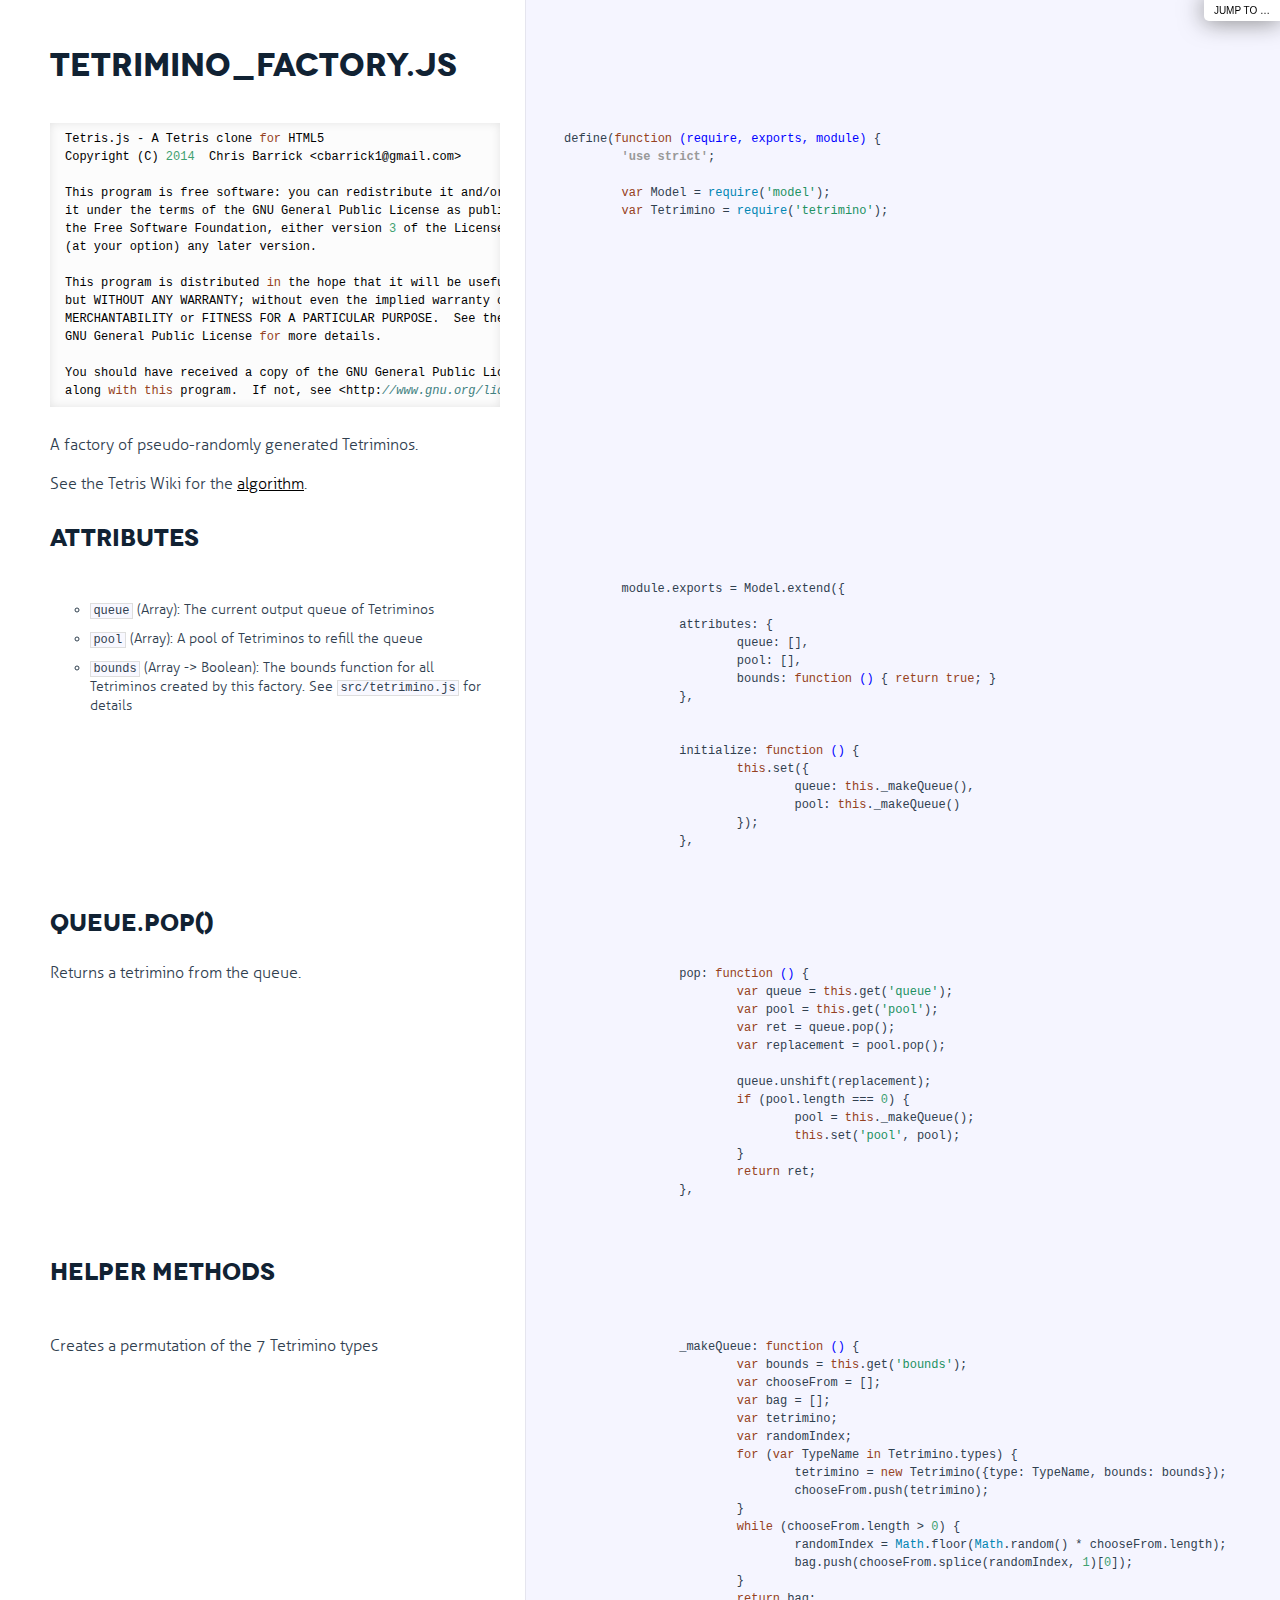
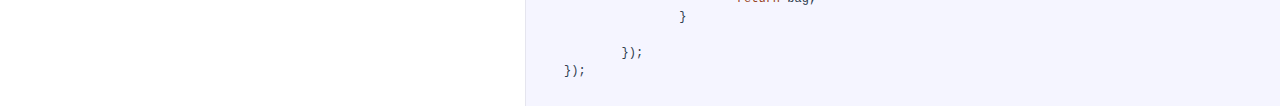
<file: docs/tetrimino_factory.html>
<!DOCTYPE html>

<html>
<head>
  <title>tetrimino_factory.js</title>
  <meta http-equiv="content-type" content="text/html; charset=UTF-8">
  <meta name="viewport" content="width=device-width, target-densitydpi=160dpi, initial-scale=1.0; maximum-scale=1.0; user-scalable=0;">
  <link rel="stylesheet" media="all" href="docco.css" />
</head>
<body>
  <div id="container">
    <div id="background"></div>
    
      <ul id="jump_to">
        <li>
          <a class="large" href="javascript:void(0);">Jump To &hellip;</a>
          <a class="small" href="javascript:void(0);">+</a>
          <div id="jump_wrapper">
          <div id="jump_page">
            
              
              <a class="source" href="REPORT.html">
                REPORT.md
              </a>
            
              
              <a class="source" href="clock.html">
                clock.js
              </a>
            
              
              <a class="source" href="event_emitter.html">
                event_emitter.js
              </a>
            
              
              <a class="source" href="model.html">
                model.js
              </a>
            
              
              <a class="source" href="score_keeper.html">
                score_keeper.js
              </a>
            
              
              <a class="source" href="tetrimino.html">
                tetrimino.js
              </a>
            
              
              <a class="source" href="tetrimino_factory.html">
                tetrimino_factory.js
              </a>
            
              
              <a class="source" href="tetris.html">
                tetris.js
              </a>
            
              
              <a class="source" href="tetris_control.html">
                tetris_control.js
              </a>
            
              
              <a class="source" href="tetris_view.html">
                tetris_view.js
              </a>
            
              
              <a class="source" href="util.html">
                util.js
              </a>
            
          </div>
        </li>
      </ul>
    
    <ul class="sections">
        
          <li id="title">
              <div class="annotation">
                  <h1>tetrimino_factory.js</h1>
              </div>
          </li>
        
        
        
        <li id="section-1">
            <div class="annotation">
              
              <div class="pilwrap ">
                <a class="pilcrow" href="#section-1">&#182;</a>
              </div>
              <pre><code>Tetris.js - A Tetris clone <span class="hljs-keyword">for</span> HTML5
Copyright (C) <span class="hljs-number">2014</span>  Chris Barrick &lt;cbarrick1@gmail.com&gt;

This program is free software: you can redistribute it and/or modify
it under the terms of the GNU General Public License as published by
the Free Software Foundation, either version <span class="hljs-number">3</span> of the License, or
(at your option) any later version.

This program is distributed <span class="hljs-keyword">in</span> the hope that it will be useful,
but WITHOUT ANY WARRANTY; without even the implied warranty of
MERCHANTABILITY or FITNESS FOR A PARTICULAR PURPOSE.  See the
GNU General Public License <span class="hljs-keyword">for</span> more details.

You should have received a copy of the GNU General Public License
along <span class="hljs-keyword">with</span> <span class="hljs-keyword">this</span> program.  If not, see &lt;http:<span class="hljs-comment">//www.gnu.org/licenses/&gt;.</span>
</code></pre>
            </div>
            
            <div class="content"><div class='highlight'><pre>

define(<span class="hljs-function"><span class="hljs-keyword">function</span> <span class="hljs-params">(require, exports, module)</span> {</span>
<span class="hljs-pi">	'use strict'</span>;

	<span class="hljs-keyword">var</span> Model = <span class="hljs-built_in">require</span>(<span class="hljs-string">'model'</span>);
	<span class="hljs-keyword">var</span> Tetrimino = <span class="hljs-built_in">require</span>(<span class="hljs-string">'tetrimino'</span>);</pre></div></div>
            
        </li>
        
        
        <li id="section-2">
            <div class="annotation">
              
              <div class="pilwrap ">
                <a class="pilcrow" href="#section-2">&#182;</a>
              </div>
              <p>A factory of pseudo-randomly generated Tetriminos.</p>
<p>See the Tetris Wiki for the <a href="http://tetris.wikia.com/wiki/Random_Generator">algorithm</a>.</p>
<h2 id="attributes">Attributes</h2>

            </div>
            
        </li>
        
        
        <li id="section-3">
            <div class="annotation">
              
              <div class="pilwrap ">
                <a class="pilcrow" href="#section-3">&#182;</a>
              </div>
              <ul>
<li><code>queue</code> (Array): The current output queue of Tetriminos</li>
<li><code>pool</code> (Array): A pool of Tetriminos to refill the queue</li>
<li><code>bounds</code> (Array -&gt; Boolean): The bounds function for all Tetriminos
created by this factory. See <code>src/tetrimino.js</code> for details</li>
</ul>

            </div>
            
            <div class="content"><div class='highlight'><pre>
	module.exports = Model.extend({

		attributes: {
			queue: [],
			pool: [],
			bounds: <span class="hljs-function"><span class="hljs-keyword">function</span> <span class="hljs-params">()</span> {</span> <span class="hljs-keyword">return</span> <span class="hljs-literal">true</span>; }
		},


		initialize: <span class="hljs-function"><span class="hljs-keyword">function</span> <span class="hljs-params">()</span> {</span>
			<span class="hljs-keyword">this</span>.set({
				queue: <span class="hljs-keyword">this</span>._makeQueue(),
				pool: <span class="hljs-keyword">this</span>._makeQueue()
			});
		},</pre></div></div>
            
        </li>
        
        
        <li id="section-4">
            <div class="annotation">
              
              <div class="pilwrap ">
                <a class="pilcrow" href="#section-4">&#182;</a>
              </div>
              <h2 id="queue-pop-">queue.pop()</h2>

            </div>
            
        </li>
        
        
        <li id="section-5">
            <div class="annotation">
              
              <div class="pilwrap ">
                <a class="pilcrow" href="#section-5">&#182;</a>
              </div>
              <p>Returns a tetrimino from the queue.</p>

            </div>
            
            <div class="content"><div class='highlight'><pre>
		pop: <span class="hljs-function"><span class="hljs-keyword">function</span> <span class="hljs-params">()</span> {</span>
			<span class="hljs-keyword">var</span> queue = <span class="hljs-keyword">this</span>.get(<span class="hljs-string">'queue'</span>);
			<span class="hljs-keyword">var</span> pool = <span class="hljs-keyword">this</span>.get(<span class="hljs-string">'pool'</span>);
			<span class="hljs-keyword">var</span> ret = queue.pop();
			<span class="hljs-keyword">var</span> replacement = pool.pop();

			queue.unshift(replacement);
			<span class="hljs-keyword">if</span> (pool.length === <span class="hljs-number">0</span>) {
				pool = <span class="hljs-keyword">this</span>._makeQueue();
				<span class="hljs-keyword">this</span>.set(<span class="hljs-string">'pool'</span>, pool);
			}
			<span class="hljs-keyword">return</span> ret;
		},</pre></div></div>
            
        </li>
        
        
        <li id="section-6">
            <div class="annotation">
              
              <div class="pilwrap ">
                <a class="pilcrow" href="#section-6">&#182;</a>
              </div>
              <h2 id="helper-methods">Helper methods</h2>

            </div>
            
        </li>
        
        
        <li id="section-7">
            <div class="annotation">
              
              <div class="pilwrap ">
                <a class="pilcrow" href="#section-7">&#182;</a>
              </div>
              
            </div>
            
        </li>
        
        
        <li id="section-8">
            <div class="annotation">
              
              <div class="pilwrap ">
                <a class="pilcrow" href="#section-8">&#182;</a>
              </div>
              <p>Creates a permutation of the 7 Tetrimino types</p>

            </div>
            
            <div class="content"><div class='highlight'><pre>
		_makeQueue: <span class="hljs-function"><span class="hljs-keyword">function</span> <span class="hljs-params">()</span> {</span>
			<span class="hljs-keyword">var</span> bounds = <span class="hljs-keyword">this</span>.get(<span class="hljs-string">'bounds'</span>);
			<span class="hljs-keyword">var</span> chooseFrom = [];
			<span class="hljs-keyword">var</span> bag = [];
			<span class="hljs-keyword">var</span> tetrimino;
			<span class="hljs-keyword">var</span> randomIndex;
			<span class="hljs-keyword">for</span> (<span class="hljs-keyword">var</span> TypeName <span class="hljs-keyword">in</span> Tetrimino.types) {
				tetrimino = <span class="hljs-keyword">new</span> Tetrimino({type: TypeName, bounds: bounds});
				chooseFrom.push(tetrimino);
			}
			<span class="hljs-keyword">while</span> (chooseFrom.length &gt; <span class="hljs-number">0</span>) {
				randomIndex = <span class="hljs-built_in">Math</span>.floor(<span class="hljs-built_in">Math</span>.random() * chooseFrom.length);
				bag.push(chooseFrom.splice(randomIndex, <span class="hljs-number">1</span>)[<span class="hljs-number">0</span>]);
			}
			<span class="hljs-keyword">return</span> bag;
		}

	});
});</pre></div></div>
            
        </li>
        
    </ul>
  </div>
</body>
</html>
</file>
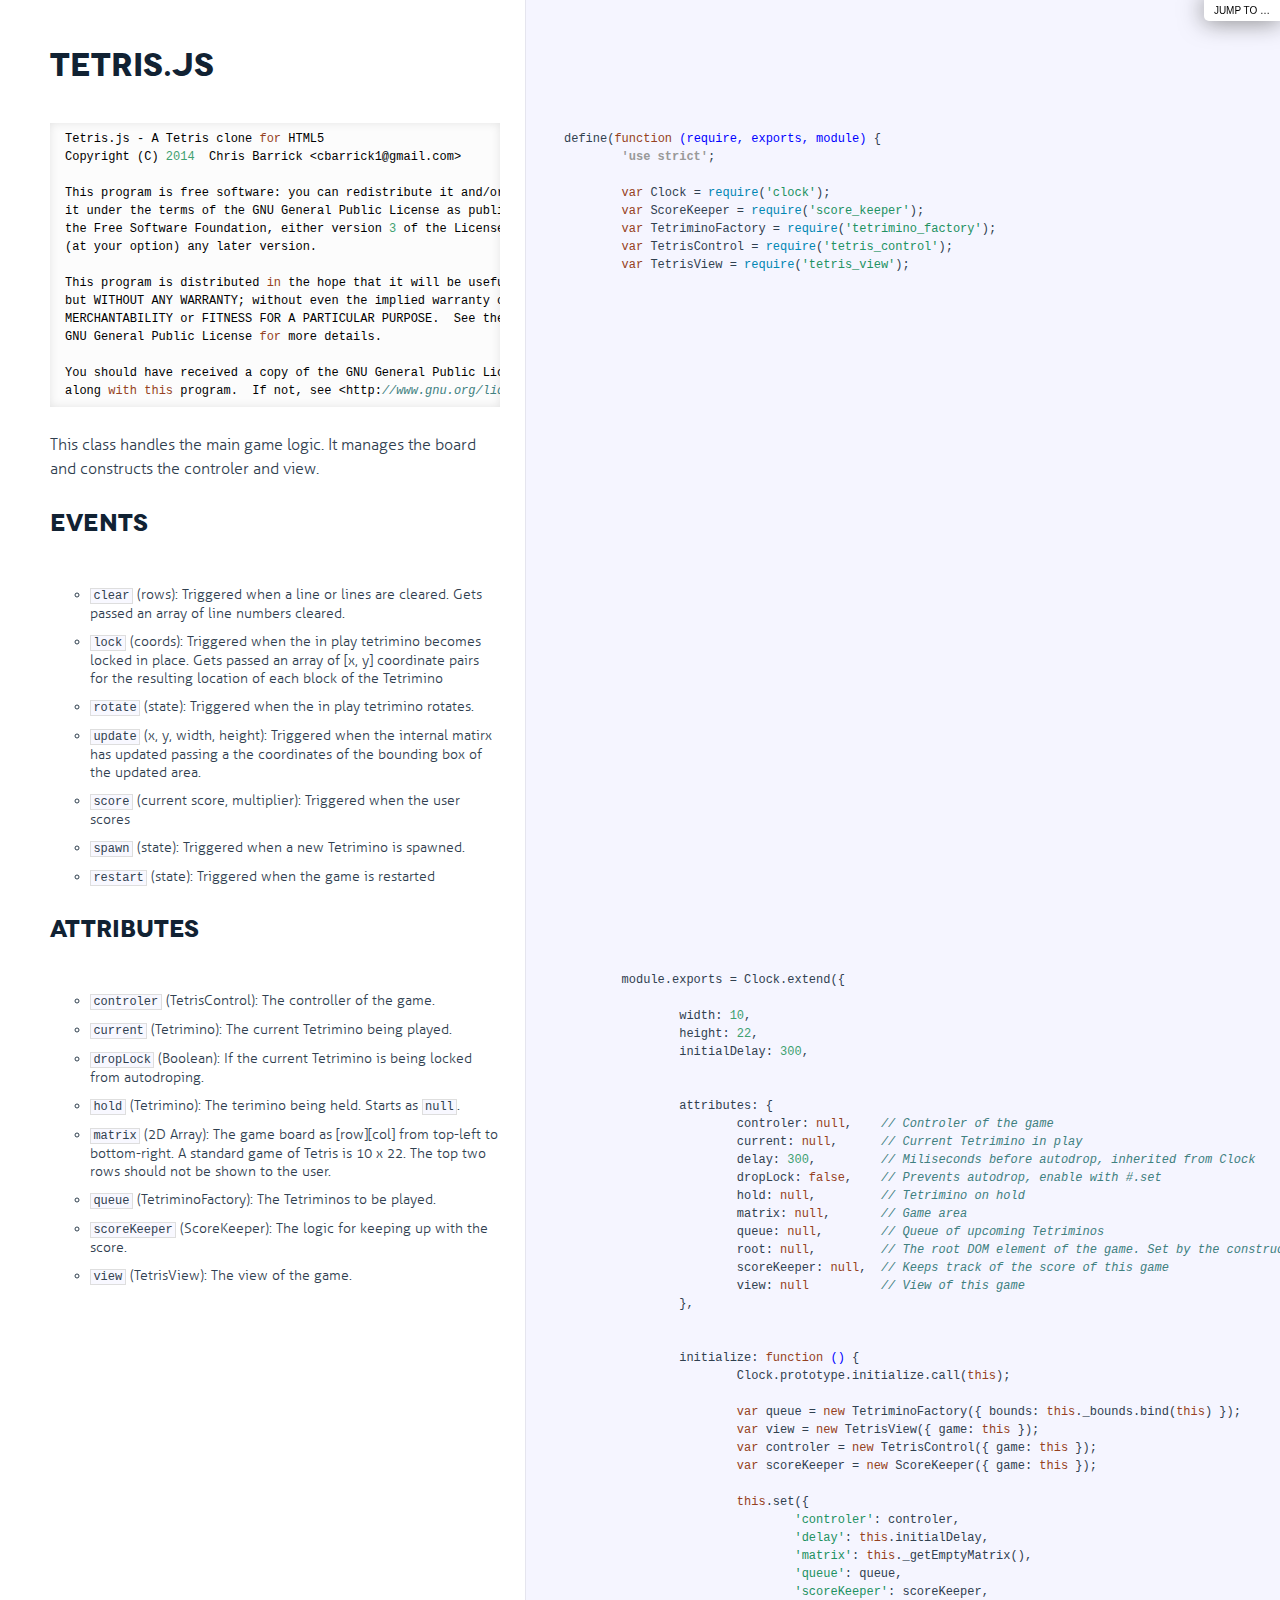
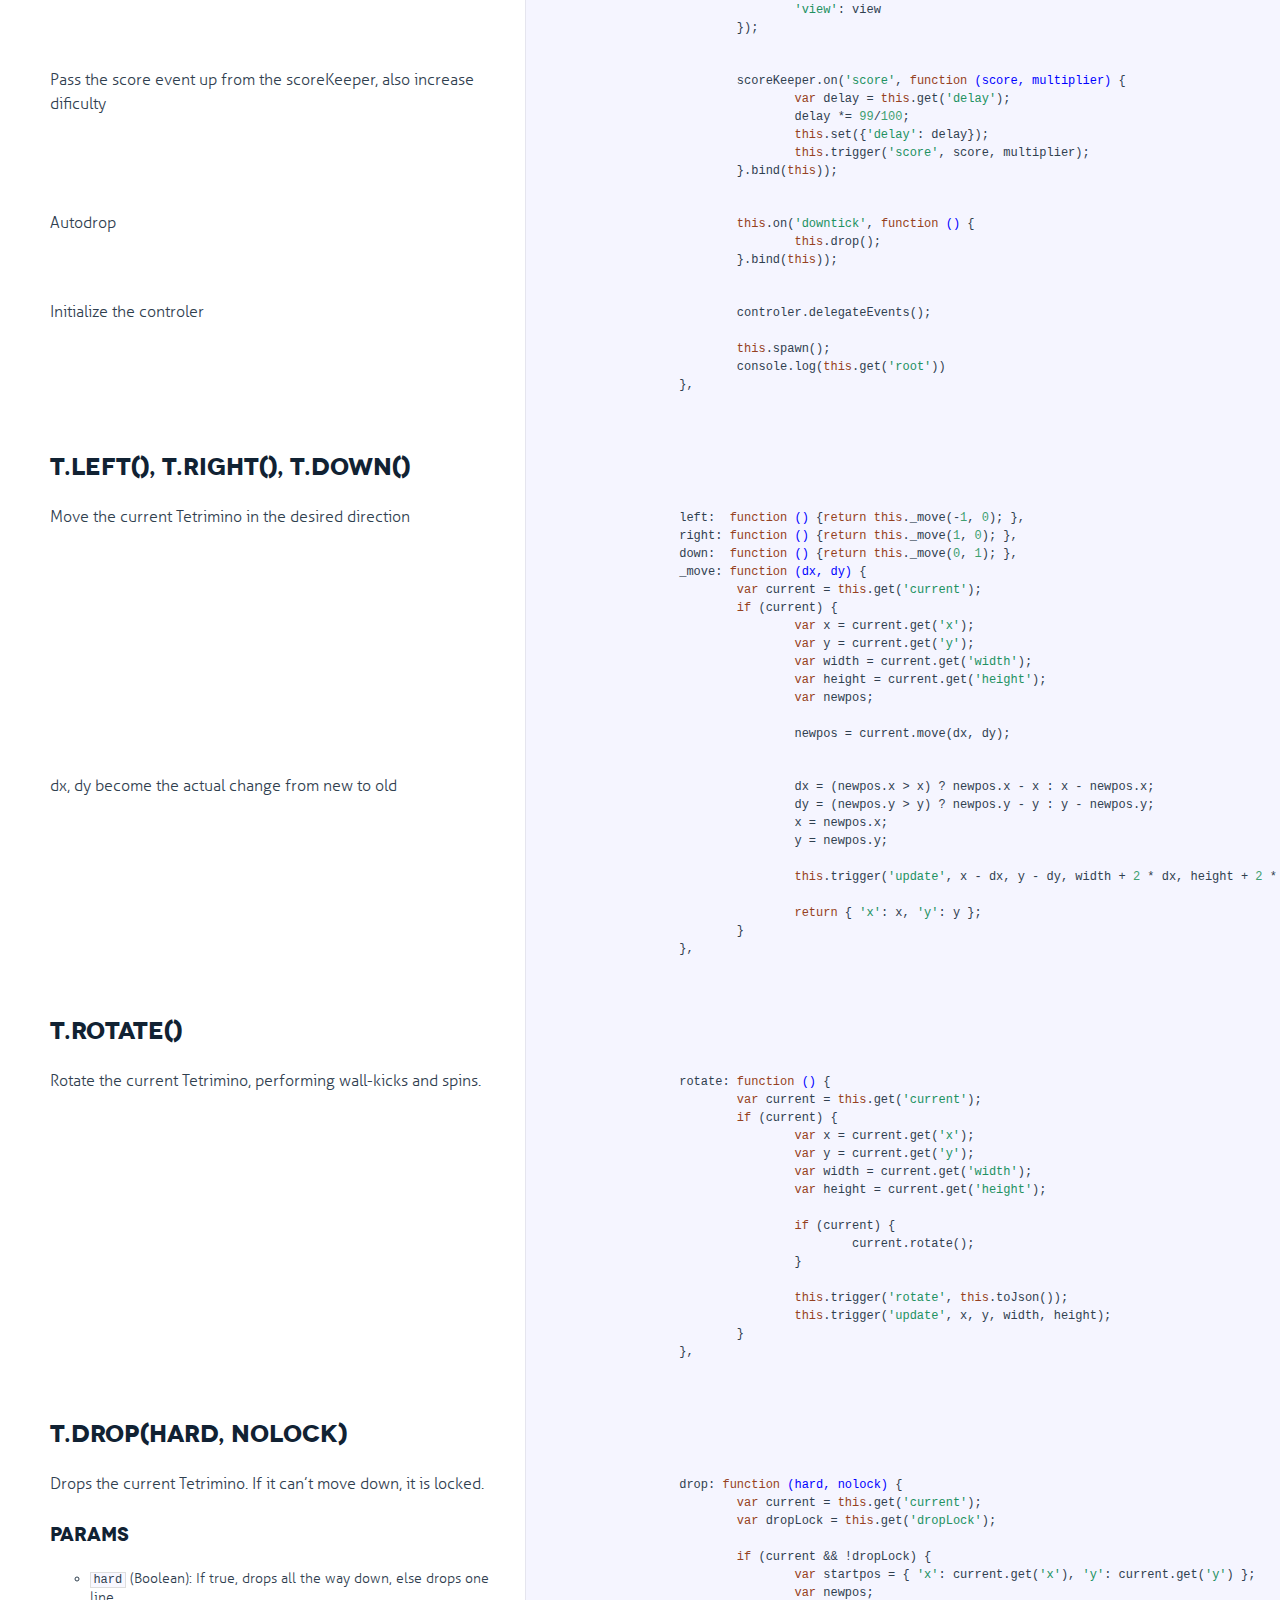
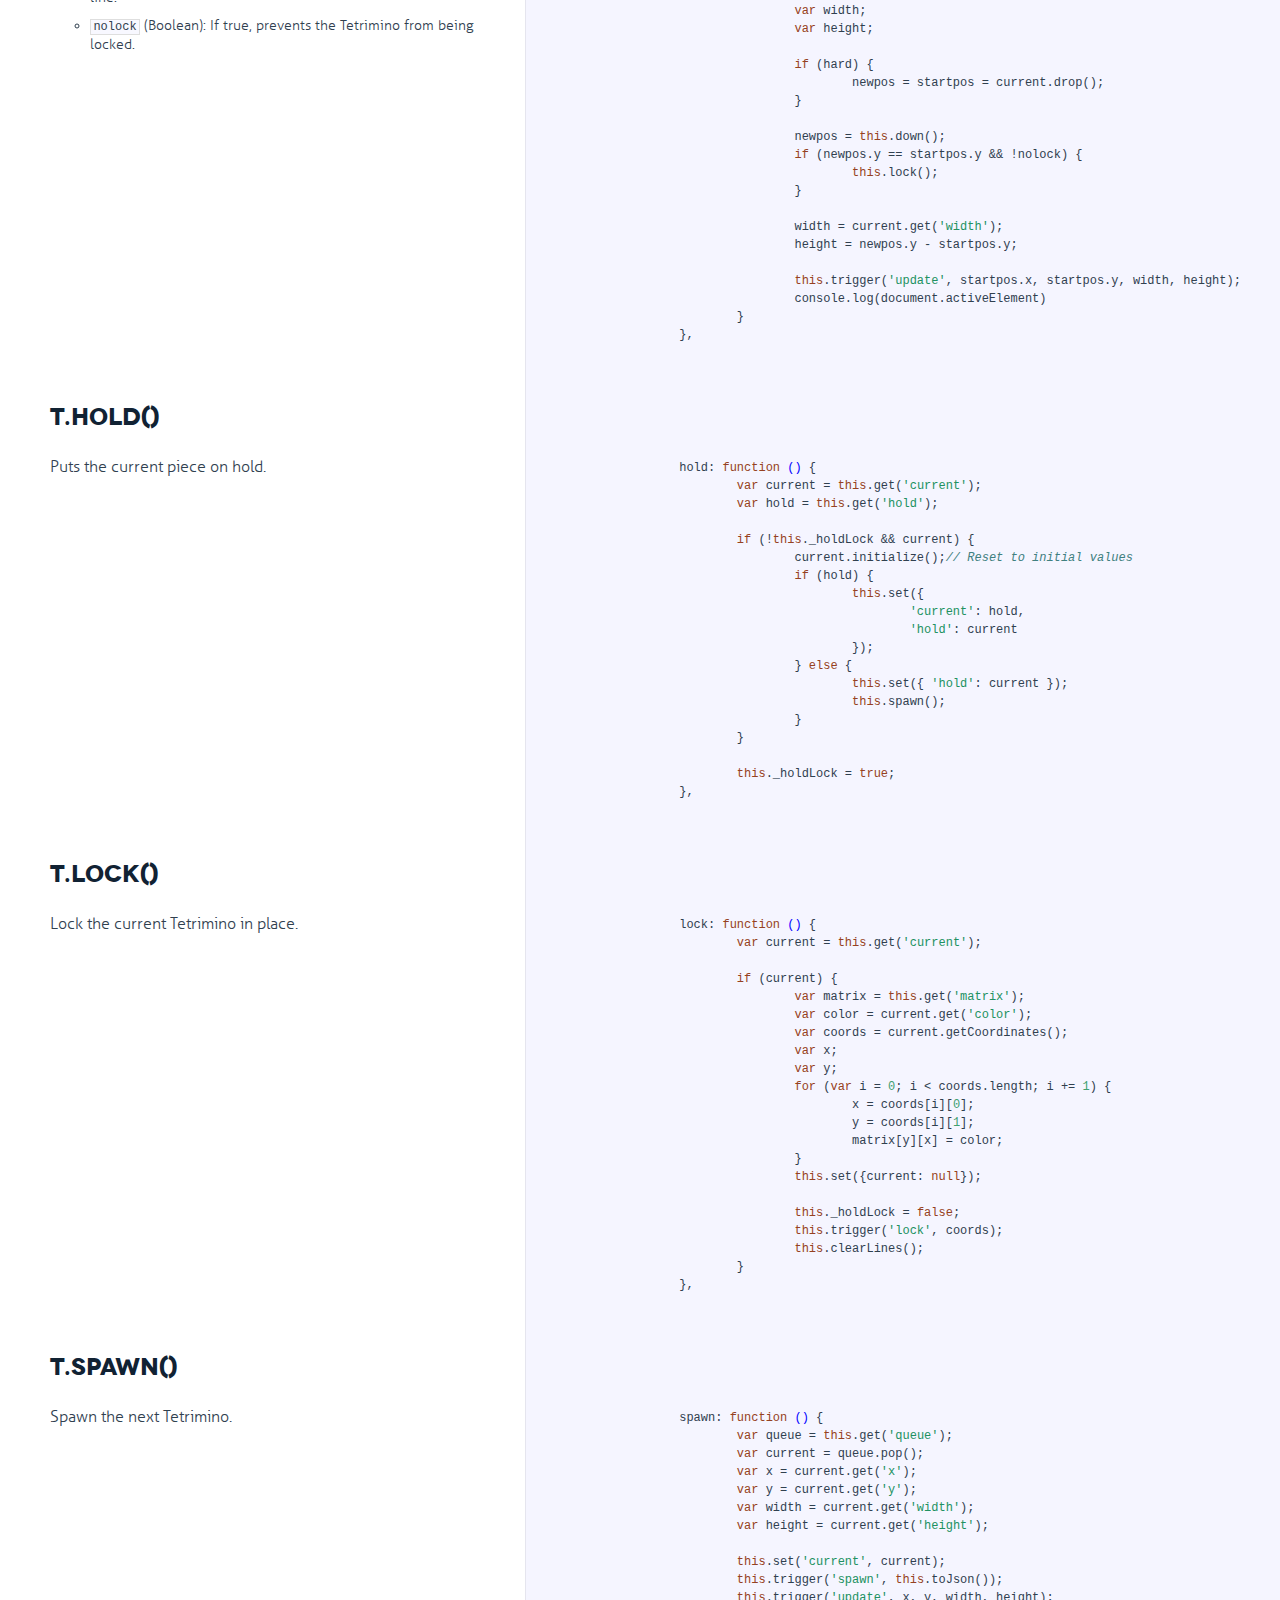
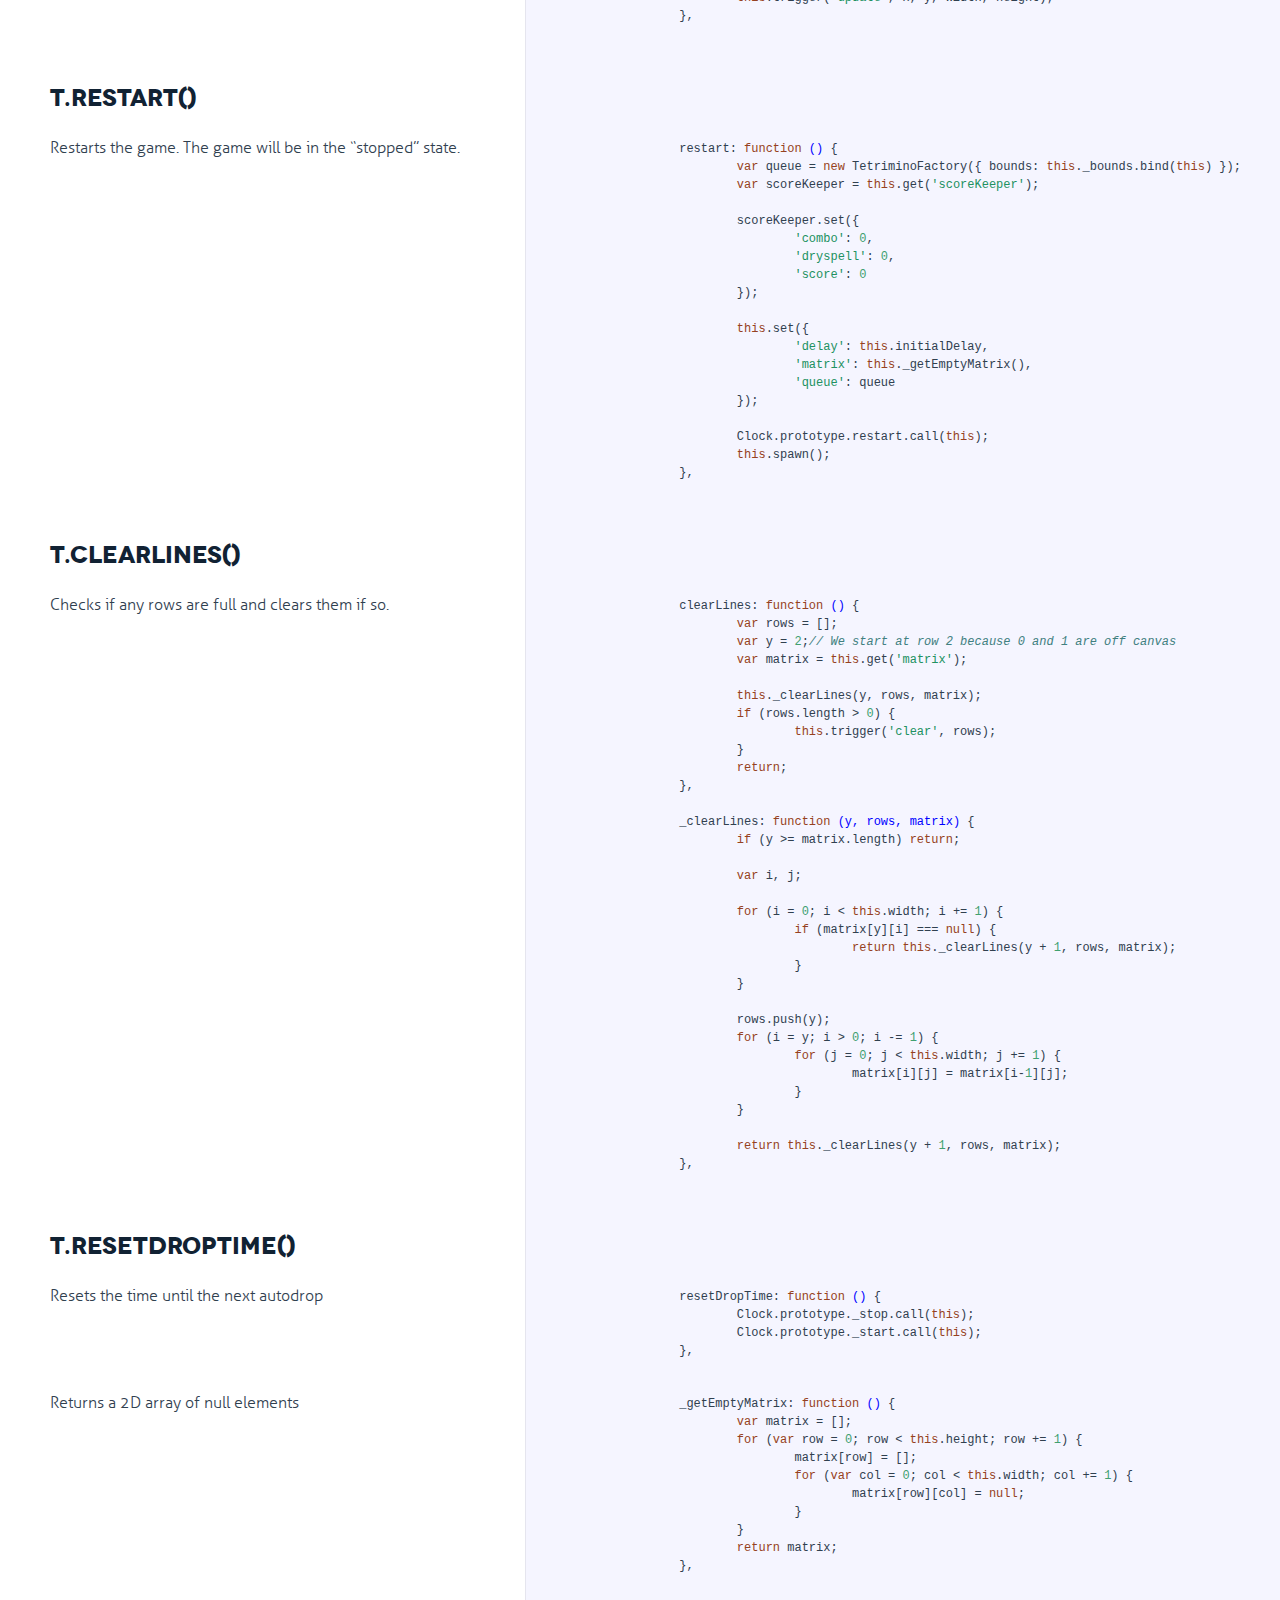
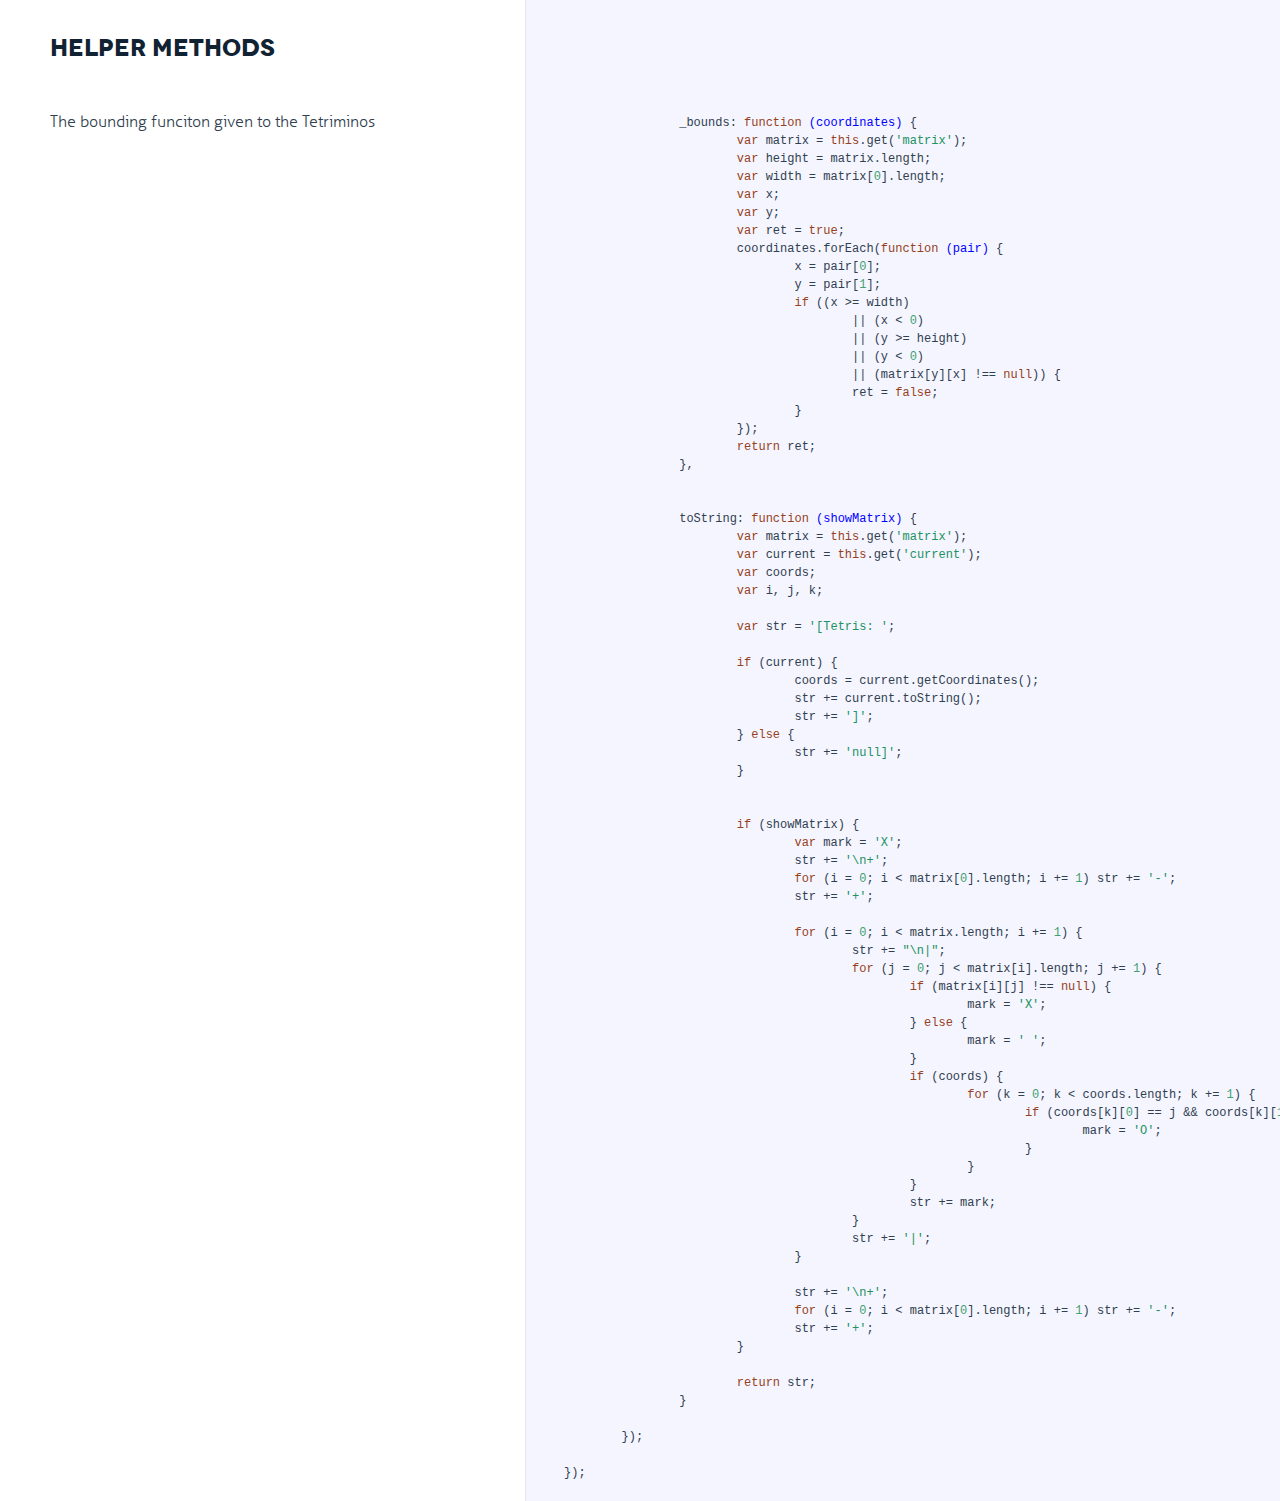
<file: docs/tetris.html>
<!DOCTYPE html>

<html>
<head>
  <title>tetris.js</title>
  <meta http-equiv="content-type" content="text/html; charset=UTF-8">
  <meta name="viewport" content="width=device-width, target-densitydpi=160dpi, initial-scale=1.0; maximum-scale=1.0; user-scalable=0;">
  <link rel="stylesheet" media="all" href="docco.css" />
</head>
<body>
  <div id="container">
    <div id="background"></div>
    
      <ul id="jump_to">
        <li>
          <a class="large" href="javascript:void(0);">Jump To &hellip;</a>
          <a class="small" href="javascript:void(0);">+</a>
          <div id="jump_wrapper">
          <div id="jump_page">
            
              
              <a class="source" href="REPORT.html">
                REPORT.md
              </a>
            
              
              <a class="source" href="clock.html">
                clock.js
              </a>
            
              
              <a class="source" href="event_emitter.html">
                event_emitter.js
              </a>
            
              
              <a class="source" href="model.html">
                model.js
              </a>
            
              
              <a class="source" href="score_keeper.html">
                score_keeper.js
              </a>
            
              
              <a class="source" href="tetrimino.html">
                tetrimino.js
              </a>
            
              
              <a class="source" href="tetrimino_factory.html">
                tetrimino_factory.js
              </a>
            
              
              <a class="source" href="tetris.html">
                tetris.js
              </a>
            
              
              <a class="source" href="tetris_control.html">
                tetris_control.js
              </a>
            
              
              <a class="source" href="tetris_view.html">
                tetris_view.js
              </a>
            
              
              <a class="source" href="util.html">
                util.js
              </a>
            
          </div>
        </li>
      </ul>
    
    <ul class="sections">
        
          <li id="title">
              <div class="annotation">
                  <h1>tetris.js</h1>
              </div>
          </li>
        
        
        
        <li id="section-1">
            <div class="annotation">
              
              <div class="pilwrap ">
                <a class="pilcrow" href="#section-1">&#182;</a>
              </div>
              <pre><code>Tetris.js - A Tetris clone <span class="hljs-keyword">for</span> HTML5
Copyright (C) <span class="hljs-number">2014</span>  Chris Barrick &lt;cbarrick1@gmail.com&gt;

This program is free software: you can redistribute it and/or modify
it under the terms of the GNU General Public License as published by
the Free Software Foundation, either version <span class="hljs-number">3</span> of the License, or
(at your option) any later version.

This program is distributed <span class="hljs-keyword">in</span> the hope that it will be useful,
but WITHOUT ANY WARRANTY; without even the implied warranty of
MERCHANTABILITY or FITNESS FOR A PARTICULAR PURPOSE.  See the
GNU General Public License <span class="hljs-keyword">for</span> more details.

You should have received a copy of the GNU General Public License
along <span class="hljs-keyword">with</span> <span class="hljs-keyword">this</span> program.  If not, see &lt;http:<span class="hljs-comment">//www.gnu.org/licenses/&gt;.</span>
</code></pre>
            </div>
            
            <div class="content"><div class='highlight'><pre>

define(<span class="hljs-function"><span class="hljs-keyword">function</span> <span class="hljs-params">(require, exports, module)</span> {</span>
<span class="hljs-pi">	'use strict'</span>;

	<span class="hljs-keyword">var</span> Clock = <span class="hljs-built_in">require</span>(<span class="hljs-string">'clock'</span>);
	<span class="hljs-keyword">var</span> ScoreKeeper = <span class="hljs-built_in">require</span>(<span class="hljs-string">'score_keeper'</span>);
	<span class="hljs-keyword">var</span> TetriminoFactory = <span class="hljs-built_in">require</span>(<span class="hljs-string">'tetrimino_factory'</span>);
	<span class="hljs-keyword">var</span> TetrisControl = <span class="hljs-built_in">require</span>(<span class="hljs-string">'tetris_control'</span>);
	<span class="hljs-keyword">var</span> TetrisView = <span class="hljs-built_in">require</span>(<span class="hljs-string">'tetris_view'</span>);</pre></div></div>
            
        </li>
        
        
        <li id="section-2">
            <div class="annotation">
              
              <div class="pilwrap ">
                <a class="pilcrow" href="#section-2">&#182;</a>
              </div>
              <p>This class handles the main game logic.
It manages the board and constructs the controler and view.</p>
<h2 id="events">Events</h2>

            </div>
            
        </li>
        
        
        <li id="section-3">
            <div class="annotation">
              
              <div class="pilwrap ">
                <a class="pilcrow" href="#section-3">&#182;</a>
              </div>
              <ul>
<li><code>clear</code> (rows): Triggered when a line or lines are cleared. Gets
passed an array of line numbers cleared.</li>
<li><code>lock</code> (coords): Triggered when the in play tetrimino becomes locked
in place. Gets passed an array of [x, y] coordinate pairs for the
resulting location of each block of the Tetrimino</li>
<li><code>rotate</code> (state): Triggered when the in play tetrimino rotates.</li>
<li><code>update</code> (x, y, width, height): Triggered when the internal matirx
has updated passing a the coordinates of the bounding box of the
updated area.</li>
<li><code>score</code> (current score, multiplier): Triggered when the user scores</li>
<li><code>spawn</code> (state): Triggered when a new Tetrimino is spawned.</li>
<li><code>restart</code> (state): Triggered when the game is restarted</li>
</ul>
<h2 id="attributes">Attributes</h2>

            </div>
            
        </li>
        
        
        <li id="section-4">
            <div class="annotation">
              
              <div class="pilwrap ">
                <a class="pilcrow" href="#section-4">&#182;</a>
              </div>
              <ul>
<li><code>controler</code> (TetrisControl): The controller of the game.</li>
<li><code>current</code> (Tetrimino): The current Tetrimino being played.</li>
<li><code>dropLock</code> (Boolean): If the current Tetrimino is being locked from
autodroping.</li>
<li><code>hold</code> (Tetrimino): The terimino being held. Starts as <code>null</code>.</li>
<li><code>matrix</code> (2D Array): The game board as [row][col] from top-left to
bottom-right. A standard game of Tetris is 10 x 22. The top two rows
should not be shown to the user.</li>
<li><code>queue</code> (TetriminoFactory): The Tetriminos to be played.</li>
<li><code>scoreKeeper</code> (ScoreKeeper): The logic for keeping up with the score.</li>
<li><code>view</code> (TetrisView): The view of the game.</li>
</ul>

            </div>
            
            <div class="content"><div class='highlight'><pre>
	module.exports = Clock.extend({

		width: <span class="hljs-number">10</span>,
		height: <span class="hljs-number">22</span>,
		initialDelay: <span class="hljs-number">300</span>,


		attributes: {
			controler: <span class="hljs-literal">null</span>,    <span class="hljs-comment">// Controler of the game</span>
			current: <span class="hljs-literal">null</span>,      <span class="hljs-comment">// Current Tetrimino in play</span>
			delay: <span class="hljs-number">300</span>,         <span class="hljs-comment">// Miliseconds before autodrop, inherited from Clock</span>
			dropLock: <span class="hljs-literal">false</span>,    <span class="hljs-comment">// Prevents autodrop, enable with #.set</span>
			hold: <span class="hljs-literal">null</span>,         <span class="hljs-comment">// Tetrimino on hold</span>
			matrix: <span class="hljs-literal">null</span>,       <span class="hljs-comment">// Game area</span>
			queue: <span class="hljs-literal">null</span>,        <span class="hljs-comment">// Queue of upcoming Tetriminos</span>
			root: <span class="hljs-literal">null</span>,         <span class="hljs-comment">// The root DOM element of the game. Set by the constructor.</span>
			scoreKeeper: <span class="hljs-literal">null</span>,  <span class="hljs-comment">// Keeps track of the score of this game</span>
			view: <span class="hljs-literal">null</span>          <span class="hljs-comment">// View of this game</span>
		},


		initialize: <span class="hljs-function"><span class="hljs-keyword">function</span> <span class="hljs-params">()</span> {</span>
			Clock.prototype.initialize.call(<span class="hljs-keyword">this</span>);

			<span class="hljs-keyword">var</span> queue = <span class="hljs-keyword">new</span> TetriminoFactory({ bounds: <span class="hljs-keyword">this</span>._bounds.bind(<span class="hljs-keyword">this</span>) });
			<span class="hljs-keyword">var</span> view = <span class="hljs-keyword">new</span> TetrisView({ game: <span class="hljs-keyword">this</span> });
			<span class="hljs-keyword">var</span> controler = <span class="hljs-keyword">new</span> TetrisControl({ game: <span class="hljs-keyword">this</span> });
			<span class="hljs-keyword">var</span> scoreKeeper = <span class="hljs-keyword">new</span> ScoreKeeper({ game: <span class="hljs-keyword">this</span> });

			<span class="hljs-keyword">this</span>.set({
				<span class="hljs-string">'controler'</span>: controler,
				<span class="hljs-string">'delay'</span>: <span class="hljs-keyword">this</span>.initialDelay,
				<span class="hljs-string">'matrix'</span>: <span class="hljs-keyword">this</span>._getEmptyMatrix(),
				<span class="hljs-string">'queue'</span>: queue,
				<span class="hljs-string">'scoreKeeper'</span>: scoreKeeper,
				<span class="hljs-string">'view'</span>: view
			});</pre></div></div>
            
        </li>
        
        
        <li id="section-5">
            <div class="annotation">
              
              <div class="pilwrap ">
                <a class="pilcrow" href="#section-5">&#182;</a>
              </div>
              <p>Pass the score event up from the scoreKeeper,
also increase dificulty</p>

            </div>
            
            <div class="content"><div class='highlight'><pre>			scoreKeeper.on(<span class="hljs-string">'score'</span>, <span class="hljs-function"><span class="hljs-keyword">function</span> <span class="hljs-params">(score, multiplier)</span> {</span>
				<span class="hljs-keyword">var</span> delay = <span class="hljs-keyword">this</span>.get(<span class="hljs-string">'delay'</span>);
				delay *= <span class="hljs-number">99</span>/<span class="hljs-number">100</span>;
				<span class="hljs-keyword">this</span>.set({<span class="hljs-string">'delay'</span>: delay});
				<span class="hljs-keyword">this</span>.trigger(<span class="hljs-string">'score'</span>, score, multiplier);
			}.bind(<span class="hljs-keyword">this</span>));</pre></div></div>
            
        </li>
        
        
        <li id="section-6">
            <div class="annotation">
              
              <div class="pilwrap ">
                <a class="pilcrow" href="#section-6">&#182;</a>
              </div>
              <p>Autodrop</p>

            </div>
            
            <div class="content"><div class='highlight'><pre>			<span class="hljs-keyword">this</span>.on(<span class="hljs-string">'downtick'</span>, <span class="hljs-function"><span class="hljs-keyword">function</span> <span class="hljs-params">()</span> {</span>
				<span class="hljs-keyword">this</span>.drop();
			}.bind(<span class="hljs-keyword">this</span>));</pre></div></div>
            
        </li>
        
        
        <li id="section-7">
            <div class="annotation">
              
              <div class="pilwrap ">
                <a class="pilcrow" href="#section-7">&#182;</a>
              </div>
              <p>Initialize the controler</p>

            </div>
            
            <div class="content"><div class='highlight'><pre>			controler.delegateEvents();

			<span class="hljs-keyword">this</span>.spawn();
			console.log(<span class="hljs-keyword">this</span>.get(<span class="hljs-string">'root'</span>))
		},</pre></div></div>
            
        </li>
        
        
        <li id="section-8">
            <div class="annotation">
              
              <div class="pilwrap ">
                <a class="pilcrow" href="#section-8">&#182;</a>
              </div>
              <h2 id="t-left-t-right-t-down-">t.left(), t.right(), t.down()</h2>

            </div>
            
        </li>
        
        
        <li id="section-9">
            <div class="annotation">
              
              <div class="pilwrap ">
                <a class="pilcrow" href="#section-9">&#182;</a>
              </div>
              <p>Move the current Tetrimino in the desired direction</p>

            </div>
            
            <div class="content"><div class='highlight'><pre>
		left:  <span class="hljs-function"><span class="hljs-keyword">function</span> <span class="hljs-params">()</span> {</span><span class="hljs-keyword">return</span> <span class="hljs-keyword">this</span>._move(-<span class="hljs-number">1</span>, <span class="hljs-number">0</span>); },
		right: <span class="hljs-function"><span class="hljs-keyword">function</span> <span class="hljs-params">()</span> {</span><span class="hljs-keyword">return</span> <span class="hljs-keyword">this</span>._move(<span class="hljs-number">1</span>, <span class="hljs-number">0</span>); },
		down:  <span class="hljs-function"><span class="hljs-keyword">function</span> <span class="hljs-params">()</span> {</span><span class="hljs-keyword">return</span> <span class="hljs-keyword">this</span>._move(<span class="hljs-number">0</span>, <span class="hljs-number">1</span>); },
		_move: <span class="hljs-function"><span class="hljs-keyword">function</span> <span class="hljs-params">(dx, dy)</span> {</span>
			<span class="hljs-keyword">var</span> current = <span class="hljs-keyword">this</span>.get(<span class="hljs-string">'current'</span>);
			<span class="hljs-keyword">if</span> (current) {
				<span class="hljs-keyword">var</span> x = current.get(<span class="hljs-string">'x'</span>);
				<span class="hljs-keyword">var</span> y = current.get(<span class="hljs-string">'y'</span>);
				<span class="hljs-keyword">var</span> width = current.get(<span class="hljs-string">'width'</span>);
				<span class="hljs-keyword">var</span> height = current.get(<span class="hljs-string">'height'</span>);
				<span class="hljs-keyword">var</span> newpos;

				newpos = current.move(dx, dy);</pre></div></div>
            
        </li>
        
        
        <li id="section-10">
            <div class="annotation">
              
              <div class="pilwrap ">
                <a class="pilcrow" href="#section-10">&#182;</a>
              </div>
              <p>dx, dy become the actual change from new to old</p>

            </div>
            
            <div class="content"><div class='highlight'><pre>				dx = (newpos.x &gt; x) ? newpos.x - x : x - newpos.x;
				dy = (newpos.y &gt; y) ? newpos.y - y : y - newpos.y;
				x = newpos.x;
				y = newpos.y;

				<span class="hljs-keyword">this</span>.trigger(<span class="hljs-string">'update'</span>, x - dx, y - dy, width + <span class="hljs-number">2</span> * dx, height + <span class="hljs-number">2</span> * dy);

				<span class="hljs-keyword">return</span> { <span class="hljs-string">'x'</span>: x, <span class="hljs-string">'y'</span>: y };
			}
		},</pre></div></div>
            
        </li>
        
        
        <li id="section-11">
            <div class="annotation">
              
              <div class="pilwrap ">
                <a class="pilcrow" href="#section-11">&#182;</a>
              </div>
              <h2 id="t-rotate-">t.rotate()</h2>

            </div>
            
        </li>
        
        
        <li id="section-12">
            <div class="annotation">
              
              <div class="pilwrap ">
                <a class="pilcrow" href="#section-12">&#182;</a>
              </div>
              <p>Rotate the current Tetrimino, performing wall-kicks and spins.</p>

            </div>
            
            <div class="content"><div class='highlight'><pre>
		rotate: <span class="hljs-function"><span class="hljs-keyword">function</span> <span class="hljs-params">()</span> {</span>
			<span class="hljs-keyword">var</span> current = <span class="hljs-keyword">this</span>.get(<span class="hljs-string">'current'</span>);
			<span class="hljs-keyword">if</span> (current) {
				<span class="hljs-keyword">var</span> x = current.get(<span class="hljs-string">'x'</span>);
				<span class="hljs-keyword">var</span> y = current.get(<span class="hljs-string">'y'</span>);
				<span class="hljs-keyword">var</span> width = current.get(<span class="hljs-string">'width'</span>);
				<span class="hljs-keyword">var</span> height = current.get(<span class="hljs-string">'height'</span>);

				<span class="hljs-keyword">if</span> (current) {
					current.rotate();
				}

				<span class="hljs-keyword">this</span>.trigger(<span class="hljs-string">'rotate'</span>, <span class="hljs-keyword">this</span>.toJson());
				<span class="hljs-keyword">this</span>.trigger(<span class="hljs-string">'update'</span>, x, y, width, height);
			}
		},</pre></div></div>
            
        </li>
        
        
        <li id="section-13">
            <div class="annotation">
              
              <div class="pilwrap ">
                <a class="pilcrow" href="#section-13">&#182;</a>
              </div>
              <h2 id="t-drop-hard-nolock-">t.drop(hard, nolock)</h2>

            </div>
            
        </li>
        
        
        <li id="section-14">
            <div class="annotation">
              
              <div class="pilwrap ">
                <a class="pilcrow" href="#section-14">&#182;</a>
              </div>
              <p>Drops the current Tetrimino. If it can’t move down, it is locked.</p>
<h3 id="params">Params</h3>
<ul>
<li><code>hard</code> (Boolean): If true, drops all the way down, else drops one line.</li>
<li><code>nolock</code> (Boolean): If true, prevents the Tetrimino from being locked.</li>
</ul>

            </div>
            
            <div class="content"><div class='highlight'><pre>
		drop: <span class="hljs-function"><span class="hljs-keyword">function</span> <span class="hljs-params">(hard, nolock)</span> {</span>
			<span class="hljs-keyword">var</span> current = <span class="hljs-keyword">this</span>.get(<span class="hljs-string">'current'</span>);
			<span class="hljs-keyword">var</span> dropLock = <span class="hljs-keyword">this</span>.get(<span class="hljs-string">'dropLock'</span>);

			<span class="hljs-keyword">if</span> (current &amp;&amp; !dropLock) {
				<span class="hljs-keyword">var</span> startpos = { <span class="hljs-string">'x'</span>: current.get(<span class="hljs-string">'x'</span>), <span class="hljs-string">'y'</span>: current.get(<span class="hljs-string">'y'</span>) };
				<span class="hljs-keyword">var</span> newpos;
				<span class="hljs-keyword">var</span> width;
				<span class="hljs-keyword">var</span> height;

				<span class="hljs-keyword">if</span> (hard) {
					newpos = startpos = current.drop();
				}

				newpos = <span class="hljs-keyword">this</span>.down();
				<span class="hljs-keyword">if</span> (newpos.y == startpos.y &amp;&amp; !nolock) {
					<span class="hljs-keyword">this</span>.lock();
				}

				width = current.get(<span class="hljs-string">'width'</span>);
				height = newpos.y - startpos.y;

				<span class="hljs-keyword">this</span>.trigger(<span class="hljs-string">'update'</span>, startpos.x, startpos.y, width, height);
				console.log(document.activeElement)
			}
		},</pre></div></div>
            
        </li>
        
        
        <li id="section-15">
            <div class="annotation">
              
              <div class="pilwrap ">
                <a class="pilcrow" href="#section-15">&#182;</a>
              </div>
              <h2 id="t-hold-">t.hold()</h2>

            </div>
            
        </li>
        
        
        <li id="section-16">
            <div class="annotation">
              
              <div class="pilwrap ">
                <a class="pilcrow" href="#section-16">&#182;</a>
              </div>
              <p>Puts the current piece on hold.</p>

            </div>
            
            <div class="content"><div class='highlight'><pre>
		hold: <span class="hljs-function"><span class="hljs-keyword">function</span> <span class="hljs-params">()</span> {</span>
			<span class="hljs-keyword">var</span> current = <span class="hljs-keyword">this</span>.get(<span class="hljs-string">'current'</span>);
			<span class="hljs-keyword">var</span> hold = <span class="hljs-keyword">this</span>.get(<span class="hljs-string">'hold'</span>);

			<span class="hljs-keyword">if</span> (!<span class="hljs-keyword">this</span>._holdLock &amp;&amp; current) {
				current.initialize();<span class="hljs-comment">// Reset to initial values</span>
				<span class="hljs-keyword">if</span> (hold) {
					<span class="hljs-keyword">this</span>.set({
						<span class="hljs-string">'current'</span>: hold,
						<span class="hljs-string">'hold'</span>: current
					});
				} <span class="hljs-keyword">else</span> {
					<span class="hljs-keyword">this</span>.set({ <span class="hljs-string">'hold'</span>: current });
					<span class="hljs-keyword">this</span>.spawn();
				}
			}

			<span class="hljs-keyword">this</span>._holdLock = <span class="hljs-literal">true</span>;
		},</pre></div></div>
            
        </li>
        
        
        <li id="section-17">
            <div class="annotation">
              
              <div class="pilwrap ">
                <a class="pilcrow" href="#section-17">&#182;</a>
              </div>
              <h2 id="t-lock-">t.lock()</h2>

            </div>
            
        </li>
        
        
        <li id="section-18">
            <div class="annotation">
              
              <div class="pilwrap ">
                <a class="pilcrow" href="#section-18">&#182;</a>
              </div>
              <p>Lock the current Tetrimino in place.</p>

            </div>
            
            <div class="content"><div class='highlight'><pre>
		lock: <span class="hljs-function"><span class="hljs-keyword">function</span> <span class="hljs-params">()</span> {</span>
			<span class="hljs-keyword">var</span> current = <span class="hljs-keyword">this</span>.get(<span class="hljs-string">'current'</span>);

			<span class="hljs-keyword">if</span> (current) {
				<span class="hljs-keyword">var</span> matrix = <span class="hljs-keyword">this</span>.get(<span class="hljs-string">'matrix'</span>);
				<span class="hljs-keyword">var</span> color = current.get(<span class="hljs-string">'color'</span>);
				<span class="hljs-keyword">var</span> coords = current.getCoordinates();
				<span class="hljs-keyword">var</span> x;
				<span class="hljs-keyword">var</span> y;
				<span class="hljs-keyword">for</span> (<span class="hljs-keyword">var</span> i = <span class="hljs-number">0</span>; i &lt; coords.length; i += <span class="hljs-number">1</span>) {
					x = coords[i][<span class="hljs-number">0</span>];
					y = coords[i][<span class="hljs-number">1</span>];
					matrix[y][x] = color;
				}
				<span class="hljs-keyword">this</span>.set({current: <span class="hljs-literal">null</span>});

				<span class="hljs-keyword">this</span>._holdLock = <span class="hljs-literal">false</span>;
				<span class="hljs-keyword">this</span>.trigger(<span class="hljs-string">'lock'</span>, coords);
				<span class="hljs-keyword">this</span>.clearLines();
			}
		},</pre></div></div>
            
        </li>
        
        
        <li id="section-19">
            <div class="annotation">
              
              <div class="pilwrap ">
                <a class="pilcrow" href="#section-19">&#182;</a>
              </div>
              <h2 id="t-spawn-">t.spawn()</h2>

            </div>
            
        </li>
        
        
        <li id="section-20">
            <div class="annotation">
              
              <div class="pilwrap ">
                <a class="pilcrow" href="#section-20">&#182;</a>
              </div>
              <p>Spawn the next Tetrimino.</p>

            </div>
            
            <div class="content"><div class='highlight'><pre>
		spawn: <span class="hljs-function"><span class="hljs-keyword">function</span> <span class="hljs-params">()</span> {</span>
			<span class="hljs-keyword">var</span> queue = <span class="hljs-keyword">this</span>.get(<span class="hljs-string">'queue'</span>);
			<span class="hljs-keyword">var</span> current = queue.pop();
			<span class="hljs-keyword">var</span> x = current.get(<span class="hljs-string">'x'</span>);
			<span class="hljs-keyword">var</span> y = current.get(<span class="hljs-string">'y'</span>);
			<span class="hljs-keyword">var</span> width = current.get(<span class="hljs-string">'width'</span>);
			<span class="hljs-keyword">var</span> height = current.get(<span class="hljs-string">'height'</span>);

			<span class="hljs-keyword">this</span>.set(<span class="hljs-string">'current'</span>, current);
			<span class="hljs-keyword">this</span>.trigger(<span class="hljs-string">'spawn'</span>, <span class="hljs-keyword">this</span>.toJson());
			<span class="hljs-keyword">this</span>.trigger(<span class="hljs-string">'update'</span>, x, y, width, height);
		},</pre></div></div>
            
        </li>
        
        
        <li id="section-21">
            <div class="annotation">
              
              <div class="pilwrap ">
                <a class="pilcrow" href="#section-21">&#182;</a>
              </div>
              <h2 id="t-restart-">t.restart()</h2>

            </div>
            
        </li>
        
        
        <li id="section-22">
            <div class="annotation">
              
              <div class="pilwrap ">
                <a class="pilcrow" href="#section-22">&#182;</a>
              </div>
              <p>Restarts the game. The game will be in the “stopped” state.</p>

            </div>
            
            <div class="content"><div class='highlight'><pre>
		restart: <span class="hljs-function"><span class="hljs-keyword">function</span> <span class="hljs-params">()</span> {</span>
			<span class="hljs-keyword">var</span> queue = <span class="hljs-keyword">new</span> TetriminoFactory({ bounds: <span class="hljs-keyword">this</span>._bounds.bind(<span class="hljs-keyword">this</span>) });
			<span class="hljs-keyword">var</span> scoreKeeper = <span class="hljs-keyword">this</span>.get(<span class="hljs-string">'scoreKeeper'</span>);

			scoreKeeper.set({
				<span class="hljs-string">'combo'</span>: <span class="hljs-number">0</span>,
				<span class="hljs-string">'dryspell'</span>: <span class="hljs-number">0</span>,
				<span class="hljs-string">'score'</span>: <span class="hljs-number">0</span>
			});

			<span class="hljs-keyword">this</span>.set({
				<span class="hljs-string">'delay'</span>: <span class="hljs-keyword">this</span>.initialDelay,
				<span class="hljs-string">'matrix'</span>: <span class="hljs-keyword">this</span>._getEmptyMatrix(),
				<span class="hljs-string">'queue'</span>: queue
			});

			Clock.prototype.restart.call(<span class="hljs-keyword">this</span>);
			<span class="hljs-keyword">this</span>.spawn();
		},</pre></div></div>
            
        </li>
        
        
        <li id="section-23">
            <div class="annotation">
              
              <div class="pilwrap ">
                <a class="pilcrow" href="#section-23">&#182;</a>
              </div>
              <h2 id="t-clearlines-">t.clearLines()</h2>

            </div>
            
        </li>
        
        
        <li id="section-24">
            <div class="annotation">
              
              <div class="pilwrap ">
                <a class="pilcrow" href="#section-24">&#182;</a>
              </div>
              <p>Checks if any rows are full and clears them if so.</p>

            </div>
            
            <div class="content"><div class='highlight'><pre>
		clearLines: <span class="hljs-function"><span class="hljs-keyword">function</span> <span class="hljs-params">()</span> {</span>
			<span class="hljs-keyword">var</span> rows = [];
			<span class="hljs-keyword">var</span> y = <span class="hljs-number">2</span>;<span class="hljs-comment">// We start at row 2 because 0 and 1 are off canvas</span>
			<span class="hljs-keyword">var</span> matrix = <span class="hljs-keyword">this</span>.get(<span class="hljs-string">'matrix'</span>);

			<span class="hljs-keyword">this</span>._clearLines(y, rows, matrix);
			<span class="hljs-keyword">if</span> (rows.length &gt; <span class="hljs-number">0</span>) {
				<span class="hljs-keyword">this</span>.trigger(<span class="hljs-string">'clear'</span>, rows);
			}
			<span class="hljs-keyword">return</span>;
		},

		_clearLines: <span class="hljs-function"><span class="hljs-keyword">function</span> <span class="hljs-params">(y, rows, matrix)</span> {</span>
			<span class="hljs-keyword">if</span> (y &gt;= matrix.length) <span class="hljs-keyword">return</span>;

			<span class="hljs-keyword">var</span> i, j;

			<span class="hljs-keyword">for</span> (i = <span class="hljs-number">0</span>; i &lt; <span class="hljs-keyword">this</span>.width; i += <span class="hljs-number">1</span>) {
				<span class="hljs-keyword">if</span> (matrix[y][i] === <span class="hljs-literal">null</span>) {
					<span class="hljs-keyword">return</span> <span class="hljs-keyword">this</span>._clearLines(y + <span class="hljs-number">1</span>, rows, matrix);
				}
			}

			rows.push(y);
			<span class="hljs-keyword">for</span> (i = y; i &gt; <span class="hljs-number">0</span>; i -= <span class="hljs-number">1</span>) {
				<span class="hljs-keyword">for</span> (j = <span class="hljs-number">0</span>; j &lt; <span class="hljs-keyword">this</span>.width; j += <span class="hljs-number">1</span>) {
					matrix[i][j] = matrix[i-<span class="hljs-number">1</span>][j];
				}
			}

			<span class="hljs-keyword">return</span> <span class="hljs-keyword">this</span>._clearLines(y + <span class="hljs-number">1</span>, rows, matrix);
		},</pre></div></div>
            
        </li>
        
        
        <li id="section-25">
            <div class="annotation">
              
              <div class="pilwrap ">
                <a class="pilcrow" href="#section-25">&#182;</a>
              </div>
              <h2 id="t-resetdroptime-">t.resetDropTime()</h2>

            </div>
            
        </li>
        
        
        <li id="section-26">
            <div class="annotation">
              
              <div class="pilwrap ">
                <a class="pilcrow" href="#section-26">&#182;</a>
              </div>
              <p>Resets the time until the next autodrop</p>

            </div>
            
            <div class="content"><div class='highlight'><pre>
		resetDropTime: <span class="hljs-function"><span class="hljs-keyword">function</span> <span class="hljs-params">()</span> {</span>
			Clock.prototype._stop.call(<span class="hljs-keyword">this</span>);
			Clock.prototype._start.call(<span class="hljs-keyword">this</span>);
		},</pre></div></div>
            
        </li>
        
        
        <li id="section-27">
            <div class="annotation">
              
              <div class="pilwrap ">
                <a class="pilcrow" href="#section-27">&#182;</a>
              </div>
              <p>Returns a 2D array of null elements</p>

            </div>
            
            <div class="content"><div class='highlight'><pre>
		_getEmptyMatrix: <span class="hljs-function"><span class="hljs-keyword">function</span> <span class="hljs-params">()</span> {</span>
			<span class="hljs-keyword">var</span> matrix = [];
			<span class="hljs-keyword">for</span> (<span class="hljs-keyword">var</span> row = <span class="hljs-number">0</span>; row &lt; <span class="hljs-keyword">this</span>.height; row += <span class="hljs-number">1</span>) {
				matrix[row] = [];
				<span class="hljs-keyword">for</span> (<span class="hljs-keyword">var</span> col = <span class="hljs-number">0</span>; col &lt; <span class="hljs-keyword">this</span>.width; col += <span class="hljs-number">1</span>) {
					matrix[row][col] = <span class="hljs-literal">null</span>;
				}
			}
			<span class="hljs-keyword">return</span> matrix;
		},</pre></div></div>
            
        </li>
        
        
        <li id="section-28">
            <div class="annotation">
              
              <div class="pilwrap ">
                <a class="pilcrow" href="#section-28">&#182;</a>
              </div>
              <h2 id="helper-methods">Helper methods</h2>

            </div>
            
        </li>
        
        
        <li id="section-29">
            <div class="annotation">
              
              <div class="pilwrap ">
                <a class="pilcrow" href="#section-29">&#182;</a>
              </div>
              
            </div>
            
        </li>
        
        
        <li id="section-30">
            <div class="annotation">
              
              <div class="pilwrap ">
                <a class="pilcrow" href="#section-30">&#182;</a>
              </div>
              <p>The bounding funciton given to the Tetriminos</p>

            </div>
            
            <div class="content"><div class='highlight'><pre>
		_bounds: <span class="hljs-function"><span class="hljs-keyword">function</span> <span class="hljs-params">(coordinates)</span> {</span>
			<span class="hljs-keyword">var</span> matrix = <span class="hljs-keyword">this</span>.get(<span class="hljs-string">'matrix'</span>);
			<span class="hljs-keyword">var</span> height = matrix.length;
			<span class="hljs-keyword">var</span> width = matrix[<span class="hljs-number">0</span>].length;
			<span class="hljs-keyword">var</span> x;
			<span class="hljs-keyword">var</span> y;
			<span class="hljs-keyword">var</span> ret = <span class="hljs-literal">true</span>;
			coordinates.forEach(<span class="hljs-function"><span class="hljs-keyword">function</span> <span class="hljs-params">(pair)</span> {</span>
				x = pair[<span class="hljs-number">0</span>];
				y = pair[<span class="hljs-number">1</span>];
				<span class="hljs-keyword">if</span> ((x &gt;= width)
					|| (x &lt; <span class="hljs-number">0</span>)
					|| (y &gt;= height)
					|| (y &lt; <span class="hljs-number">0</span>)
					|| (matrix[y][x] !== <span class="hljs-literal">null</span>)) {
					ret = <span class="hljs-literal">false</span>;
				}
			});
			<span class="hljs-keyword">return</span> ret;
		},


		toString: <span class="hljs-function"><span class="hljs-keyword">function</span> <span class="hljs-params">(showMatrix)</span> {</span>
			<span class="hljs-keyword">var</span> matrix = <span class="hljs-keyword">this</span>.get(<span class="hljs-string">'matrix'</span>);
			<span class="hljs-keyword">var</span> current = <span class="hljs-keyword">this</span>.get(<span class="hljs-string">'current'</span>);
			<span class="hljs-keyword">var</span> coords;
			<span class="hljs-keyword">var</span> i, j, k;

			<span class="hljs-keyword">var</span> str = <span class="hljs-string">'[Tetris: '</span>;

			<span class="hljs-keyword">if</span> (current) {
				coords = current.getCoordinates();
				str += current.toString();
				str += <span class="hljs-string">']'</span>;
			} <span class="hljs-keyword">else</span> {
				str += <span class="hljs-string">'null]'</span>;
			}


			<span class="hljs-keyword">if</span> (showMatrix) {
				<span class="hljs-keyword">var</span> mark = <span class="hljs-string">'X'</span>;
				str += <span class="hljs-string">'\n+'</span>;
				<span class="hljs-keyword">for</span> (i = <span class="hljs-number">0</span>; i &lt; matrix[<span class="hljs-number">0</span>].length; i += <span class="hljs-number">1</span>) str += <span class="hljs-string">'-'</span>;
				str += <span class="hljs-string">'+'</span>;

				<span class="hljs-keyword">for</span> (i = <span class="hljs-number">0</span>; i &lt; matrix.length; i += <span class="hljs-number">1</span>) {
					str += <span class="hljs-string">"\n|"</span>;
					<span class="hljs-keyword">for</span> (j = <span class="hljs-number">0</span>; j &lt; matrix[i].length; j += <span class="hljs-number">1</span>) {
						<span class="hljs-keyword">if</span> (matrix[i][j] !== <span class="hljs-literal">null</span>) {
							mark = <span class="hljs-string">'X'</span>;
						} <span class="hljs-keyword">else</span> {
							mark = <span class="hljs-string">' '</span>;
						}
						<span class="hljs-keyword">if</span> (coords) {
							<span class="hljs-keyword">for</span> (k = <span class="hljs-number">0</span>; k &lt; coords.length; k += <span class="hljs-number">1</span>) {
								<span class="hljs-keyword">if</span> (coords[k][<span class="hljs-number">0</span>] == j &amp;&amp; coords[k][<span class="hljs-number">1</span>] == i) {
									mark = <span class="hljs-string">'O'</span>;
								}
							}
						}
						str += mark;
					}
					str += <span class="hljs-string">'|'</span>;
				}

				str += <span class="hljs-string">'\n+'</span>;
				<span class="hljs-keyword">for</span> (i = <span class="hljs-number">0</span>; i &lt; matrix[<span class="hljs-number">0</span>].length; i += <span class="hljs-number">1</span>) str += <span class="hljs-string">'-'</span>;
				str += <span class="hljs-string">'+'</span>;
			}

			<span class="hljs-keyword">return</span> str;
		}

	});

});</pre></div></div>
            
        </li>
        
    </ul>
  </div>
</body>
</html>
</file>
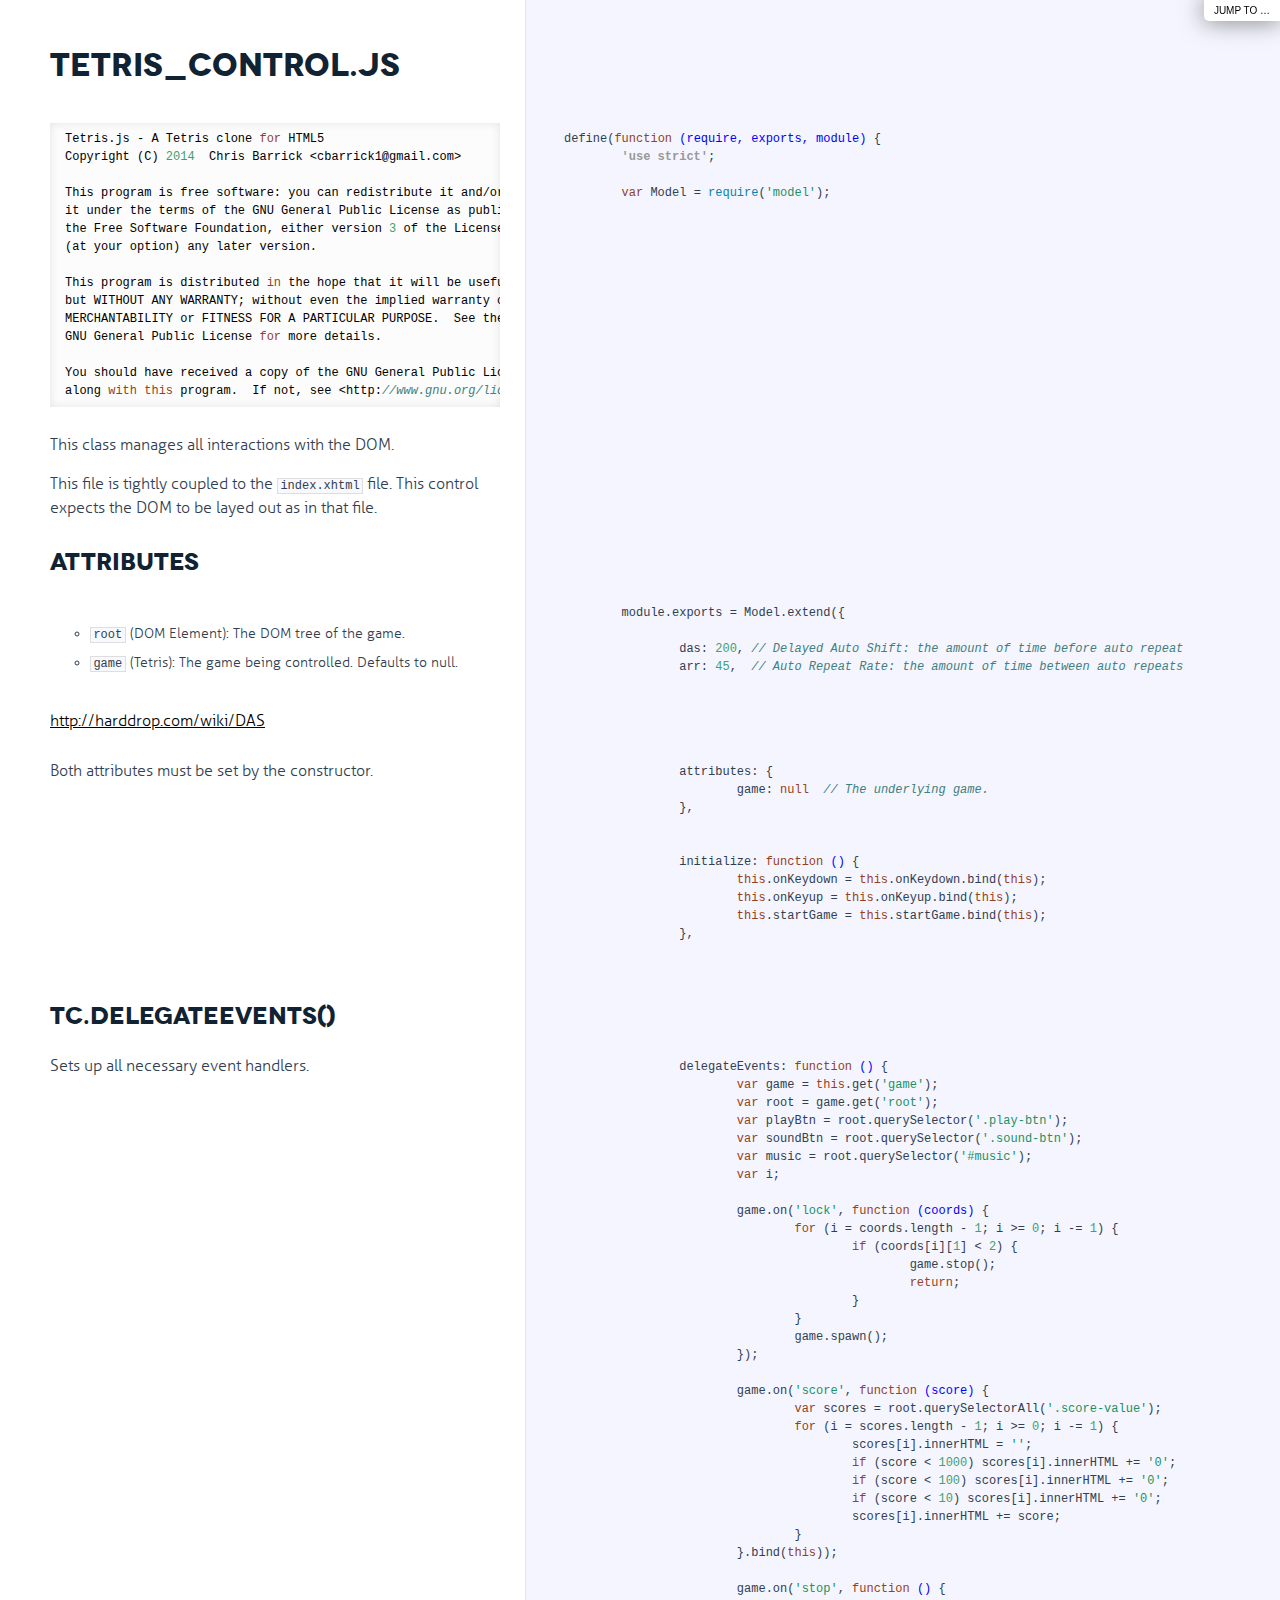
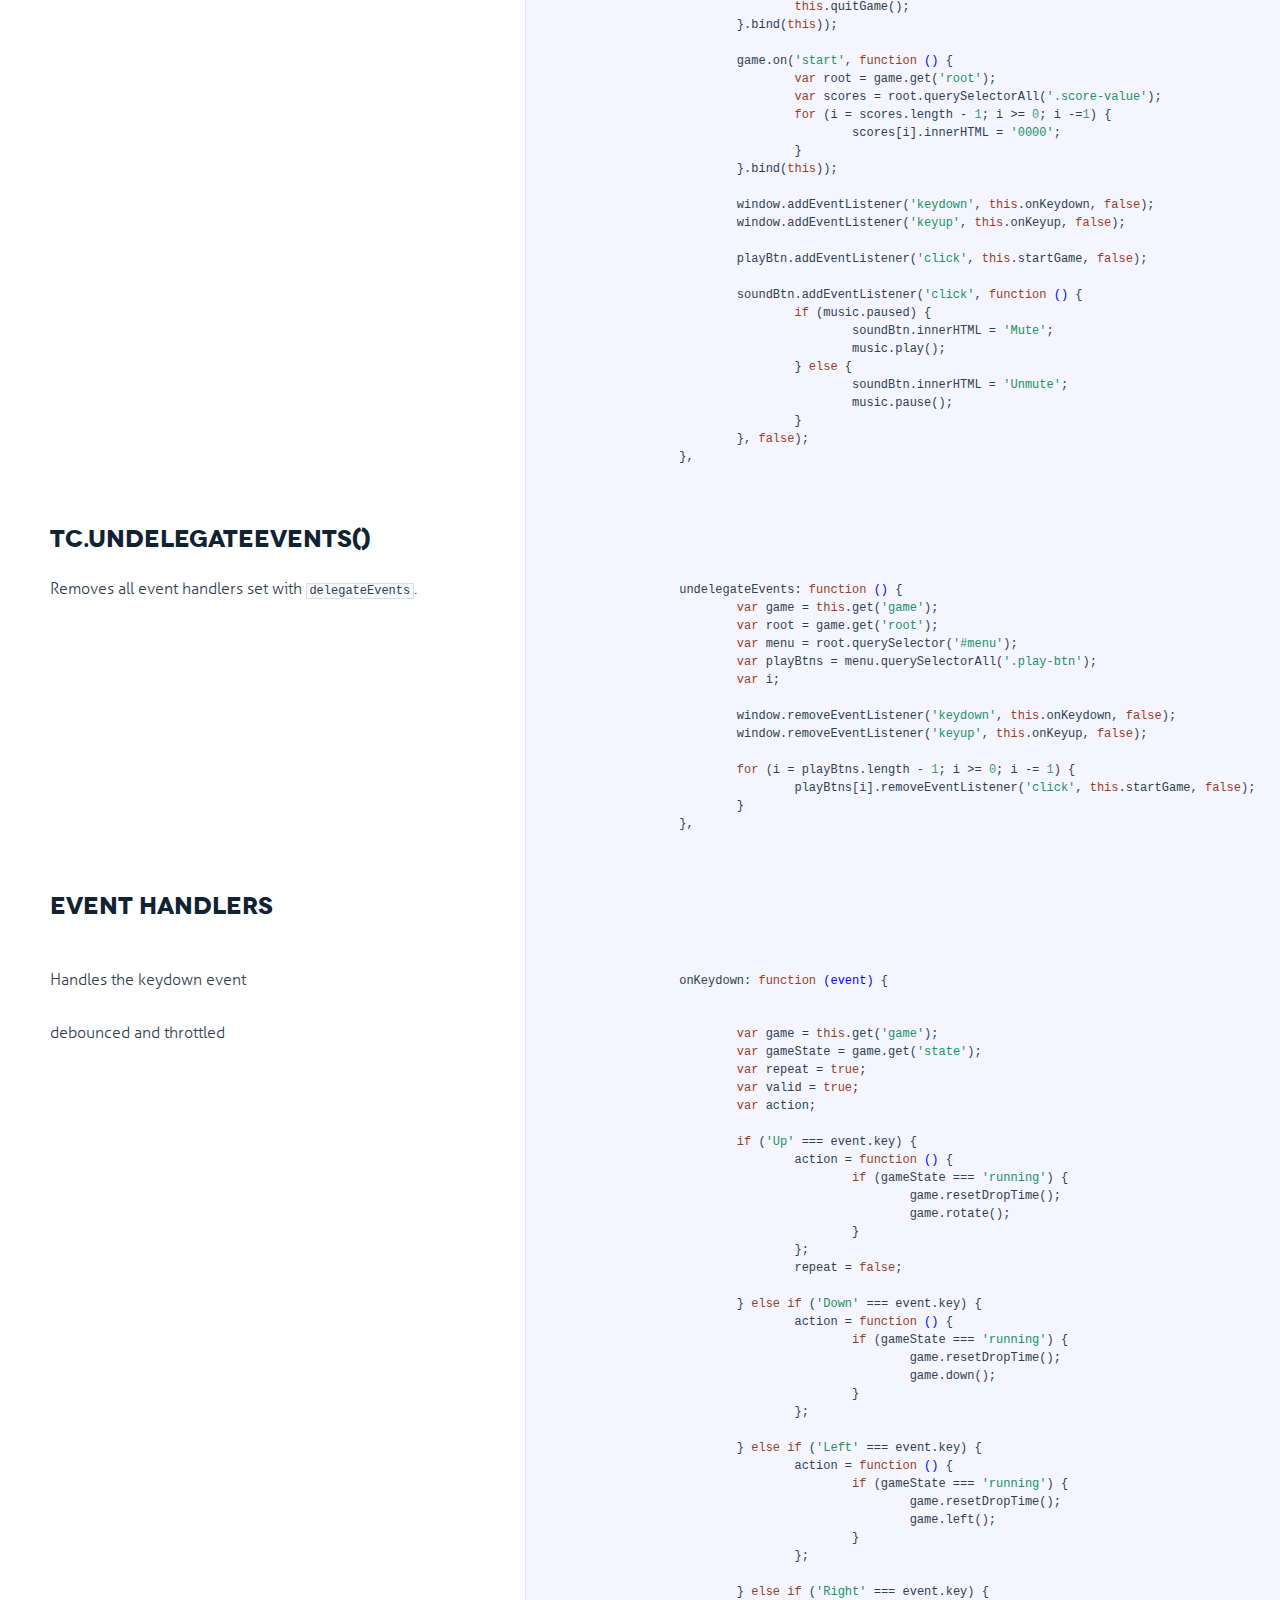
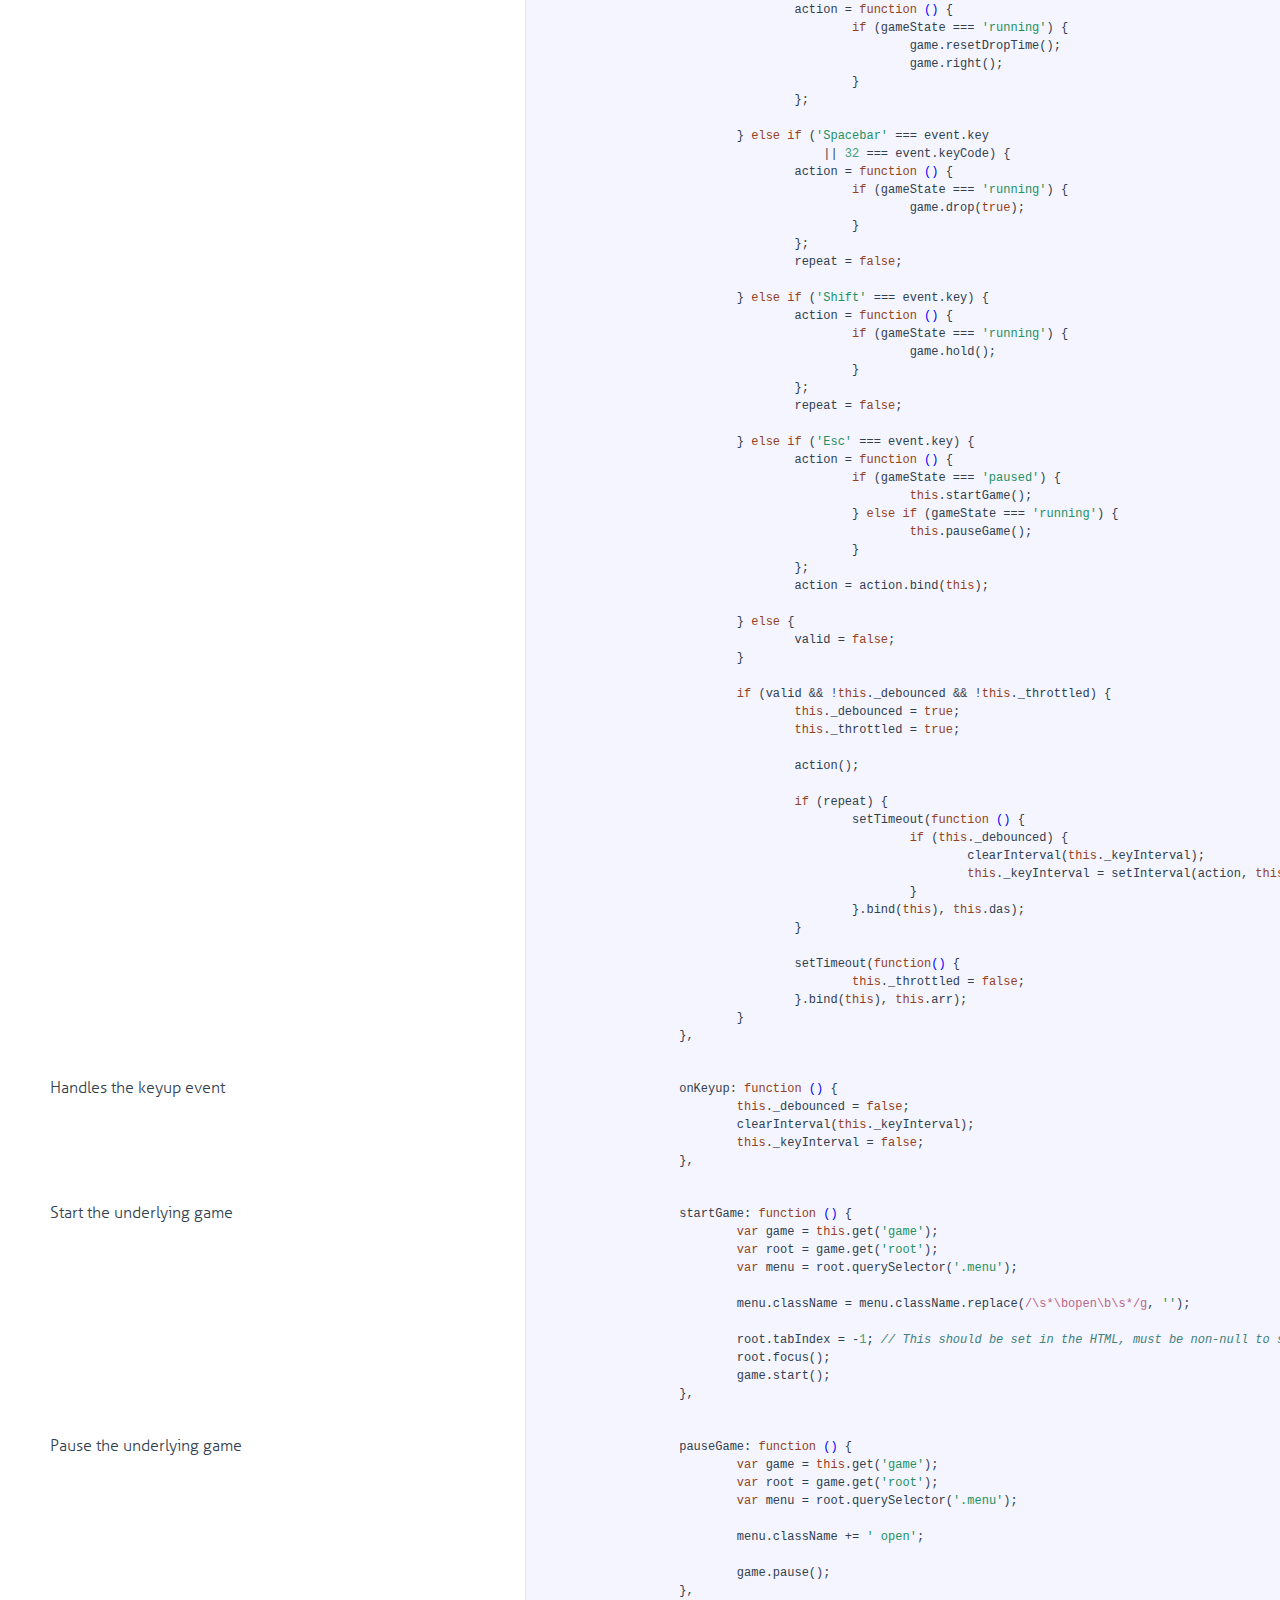
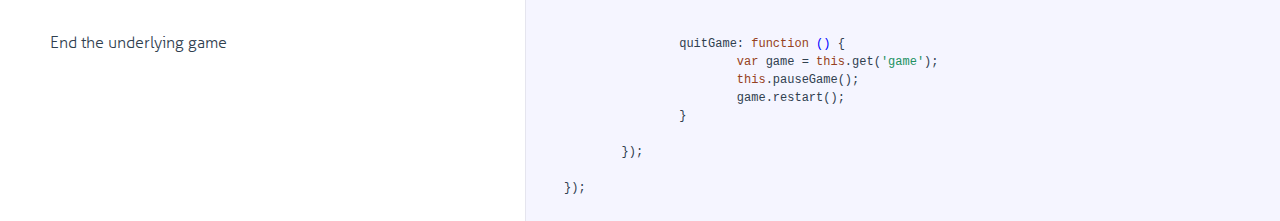
<file: docs/tetris_control.html>
<!DOCTYPE html>

<html>
<head>
  <title>tetris_control.js</title>
  <meta http-equiv="content-type" content="text/html; charset=UTF-8">
  <meta name="viewport" content="width=device-width, target-densitydpi=160dpi, initial-scale=1.0; maximum-scale=1.0; user-scalable=0;">
  <link rel="stylesheet" media="all" href="docco.css" />
</head>
<body>
  <div id="container">
    <div id="background"></div>
    
      <ul id="jump_to">
        <li>
          <a class="large" href="javascript:void(0);">Jump To &hellip;</a>
          <a class="small" href="javascript:void(0);">+</a>
          <div id="jump_wrapper">
          <div id="jump_page">
            
              
              <a class="source" href="REPORT.html">
                REPORT.md
              </a>
            
              
              <a class="source" href="clock.html">
                clock.js
              </a>
            
              
              <a class="source" href="event_emitter.html">
                event_emitter.js
              </a>
            
              
              <a class="source" href="model.html">
                model.js
              </a>
            
              
              <a class="source" href="score_keeper.html">
                score_keeper.js
              </a>
            
              
              <a class="source" href="tetrimino.html">
                tetrimino.js
              </a>
            
              
              <a class="source" href="tetrimino_factory.html">
                tetrimino_factory.js
              </a>
            
              
              <a class="source" href="tetris.html">
                tetris.js
              </a>
            
              
              <a class="source" href="tetris_control.html">
                tetris_control.js
              </a>
            
              
              <a class="source" href="tetris_view.html">
                tetris_view.js
              </a>
            
              
              <a class="source" href="util.html">
                util.js
              </a>
            
          </div>
        </li>
      </ul>
    
    <ul class="sections">
        
          <li id="title">
              <div class="annotation">
                  <h1>tetris_control.js</h1>
              </div>
          </li>
        
        
        
        <li id="section-1">
            <div class="annotation">
              
              <div class="pilwrap ">
                <a class="pilcrow" href="#section-1">&#182;</a>
              </div>
              <pre><code>Tetris.js - A Tetris clone <span class="hljs-keyword">for</span> HTML5
Copyright (C) <span class="hljs-number">2014</span>  Chris Barrick &lt;cbarrick1@gmail.com&gt;

This program is free software: you can redistribute it and/or modify
it under the terms of the GNU General Public License as published by
the Free Software Foundation, either version <span class="hljs-number">3</span> of the License, or
(at your option) any later version.

This program is distributed <span class="hljs-keyword">in</span> the hope that it will be useful,
but WITHOUT ANY WARRANTY; without even the implied warranty of
MERCHANTABILITY or FITNESS FOR A PARTICULAR PURPOSE.  See the
GNU General Public License <span class="hljs-keyword">for</span> more details.

You should have received a copy of the GNU General Public License
along <span class="hljs-keyword">with</span> <span class="hljs-keyword">this</span> program.  If not, see &lt;http:<span class="hljs-comment">//www.gnu.org/licenses/&gt;.</span>
</code></pre>
            </div>
            
            <div class="content"><div class='highlight'><pre>

define(<span class="hljs-function"><span class="hljs-keyword">function</span> <span class="hljs-params">(require, exports, module)</span> {</span>
<span class="hljs-pi">	'use strict'</span>;

	<span class="hljs-keyword">var</span> Model = <span class="hljs-built_in">require</span>(<span class="hljs-string">'model'</span>);</pre></div></div>
            
        </li>
        
        
        <li id="section-2">
            <div class="annotation">
              
              <div class="pilwrap ">
                <a class="pilcrow" href="#section-2">&#182;</a>
              </div>
              <p>This class manages all interactions with the DOM.</p>
<p>This file is tightly coupled to the <code>index.xhtml</code> file. This control
expects the DOM to be layed out as in that file.</p>
<h2 id="attributes">Attributes</h2>

            </div>
            
        </li>
        
        
        <li id="section-3">
            <div class="annotation">
              
              <div class="pilwrap ">
                <a class="pilcrow" href="#section-3">&#182;</a>
              </div>
              <ul>
<li><code>root</code> (DOM Element): The DOM tree of the game.</li>
<li><code>game</code> (Tetris): The game being controlled. Defaults to null.</li>
</ul>

            </div>
            
            <div class="content"><div class='highlight'><pre>
	module.exports = Model.extend({

		das: <span class="hljs-number">200</span>, <span class="hljs-comment">// Delayed Auto Shift: the amount of time before auto repeat</span>
		arr: <span class="hljs-number">45</span>,  <span class="hljs-comment">// Auto Repeat Rate: the amount of time between auto repeats</span></pre></div></div>
            
        </li>
        
        
        <li id="section-4">
            <div class="annotation">
              
              <div class="pilwrap ">
                <a class="pilcrow" href="#section-4">&#182;</a>
              </div>
              <p><a href="http://harddrop.com/wiki/DAS">http://harddrop.com/wiki/DAS</a></p>

            </div>
            
        </li>
        
        
        <li id="section-5">
            <div class="annotation">
              
              <div class="pilwrap ">
                <a class="pilcrow" href="#section-5">&#182;</a>
              </div>
              <p>Both attributes must be set by the constructor.</p>

            </div>
            
            <div class="content"><div class='highlight'><pre>		attributes: {
			game: <span class="hljs-literal">null</span>  <span class="hljs-comment">// The underlying game.</span>
		},


		initialize: <span class="hljs-function"><span class="hljs-keyword">function</span> <span class="hljs-params">()</span> {</span>
			<span class="hljs-keyword">this</span>.onKeydown = <span class="hljs-keyword">this</span>.onKeydown.bind(<span class="hljs-keyword">this</span>);
			<span class="hljs-keyword">this</span>.onKeyup = <span class="hljs-keyword">this</span>.onKeyup.bind(<span class="hljs-keyword">this</span>);
			<span class="hljs-keyword">this</span>.startGame = <span class="hljs-keyword">this</span>.startGame.bind(<span class="hljs-keyword">this</span>);
		},</pre></div></div>
            
        </li>
        
        
        <li id="section-6">
            <div class="annotation">
              
              <div class="pilwrap ">
                <a class="pilcrow" href="#section-6">&#182;</a>
              </div>
              <h2 id="tc-delegateevents-">tc.delegateEvents()</h2>

            </div>
            
        </li>
        
        
        <li id="section-7">
            <div class="annotation">
              
              <div class="pilwrap ">
                <a class="pilcrow" href="#section-7">&#182;</a>
              </div>
              <p>Sets up all necessary event handlers.</p>

            </div>
            
            <div class="content"><div class='highlight'><pre>
		delegateEvents: <span class="hljs-function"><span class="hljs-keyword">function</span> <span class="hljs-params">()</span> {</span>
			<span class="hljs-keyword">var</span> game = <span class="hljs-keyword">this</span>.get(<span class="hljs-string">'game'</span>);
			<span class="hljs-keyword">var</span> root = game.get(<span class="hljs-string">'root'</span>);
			<span class="hljs-keyword">var</span> playBtn = root.querySelector(<span class="hljs-string">'.play-btn'</span>);
			<span class="hljs-keyword">var</span> soundBtn = root.querySelector(<span class="hljs-string">'.sound-btn'</span>);
			<span class="hljs-keyword">var</span> music = root.querySelector(<span class="hljs-string">'#music'</span>);
			<span class="hljs-keyword">var</span> i;

			game.on(<span class="hljs-string">'lock'</span>, <span class="hljs-function"><span class="hljs-keyword">function</span> <span class="hljs-params">(coords)</span> {</span>
				<span class="hljs-keyword">for</span> (i = coords.length - <span class="hljs-number">1</span>; i &gt;= <span class="hljs-number">0</span>; i -= <span class="hljs-number">1</span>) {
					<span class="hljs-keyword">if</span> (coords[i][<span class="hljs-number">1</span>] &lt; <span class="hljs-number">2</span>) {
						game.stop();
						<span class="hljs-keyword">return</span>;
					}
				}
				game.spawn();
			});

			game.on(<span class="hljs-string">'score'</span>, <span class="hljs-function"><span class="hljs-keyword">function</span> <span class="hljs-params">(score)</span> {</span>
				<span class="hljs-keyword">var</span> scores = root.querySelectorAll(<span class="hljs-string">'.score-value'</span>);
				<span class="hljs-keyword">for</span> (i = scores.length - <span class="hljs-number">1</span>; i &gt;= <span class="hljs-number">0</span>; i -= <span class="hljs-number">1</span>) {
					scores[i].innerHTML = <span class="hljs-string">''</span>;
					<span class="hljs-keyword">if</span> (score &lt; <span class="hljs-number">1000</span>) scores[i].innerHTML += <span class="hljs-string">'0'</span>;
					<span class="hljs-keyword">if</span> (score &lt; <span class="hljs-number">100</span>) scores[i].innerHTML += <span class="hljs-string">'0'</span>;
					<span class="hljs-keyword">if</span> (score &lt; <span class="hljs-number">10</span>) scores[i].innerHTML += <span class="hljs-string">'0'</span>;
					scores[i].innerHTML += score;
				}
			}.bind(<span class="hljs-keyword">this</span>));

			game.on(<span class="hljs-string">'stop'</span>, <span class="hljs-function"><span class="hljs-keyword">function</span> <span class="hljs-params">()</span> {</span>
				<span class="hljs-keyword">this</span>.quitGame();
			}.bind(<span class="hljs-keyword">this</span>));

			game.on(<span class="hljs-string">'start'</span>, <span class="hljs-function"><span class="hljs-keyword">function</span> <span class="hljs-params">()</span> {</span>
				<span class="hljs-keyword">var</span> root = game.get(<span class="hljs-string">'root'</span>);
				<span class="hljs-keyword">var</span> scores = root.querySelectorAll(<span class="hljs-string">'.score-value'</span>);
				<span class="hljs-keyword">for</span> (i = scores.length - <span class="hljs-number">1</span>; i &gt;= <span class="hljs-number">0</span>; i -=<span class="hljs-number">1</span>) {
					scores[i].innerHTML = <span class="hljs-string">'0000'</span>;
				}
			}.bind(<span class="hljs-keyword">this</span>));

			window.addEventListener(<span class="hljs-string">'keydown'</span>, <span class="hljs-keyword">this</span>.onKeydown, <span class="hljs-literal">false</span>);
			window.addEventListener(<span class="hljs-string">'keyup'</span>, <span class="hljs-keyword">this</span>.onKeyup, <span class="hljs-literal">false</span>);

			playBtn.addEventListener(<span class="hljs-string">'click'</span>, <span class="hljs-keyword">this</span>.startGame, <span class="hljs-literal">false</span>);

			soundBtn.addEventListener(<span class="hljs-string">'click'</span>, <span class="hljs-function"><span class="hljs-keyword">function</span> <span class="hljs-params">()</span> {</span>
				<span class="hljs-keyword">if</span> (music.paused) {
					soundBtn.innerHTML = <span class="hljs-string">'Mute'</span>;
					music.play();
				} <span class="hljs-keyword">else</span> {
					soundBtn.innerHTML = <span class="hljs-string">'Unmute'</span>;
					music.pause();
				}
			}, <span class="hljs-literal">false</span>);
		},</pre></div></div>
            
        </li>
        
        
        <li id="section-8">
            <div class="annotation">
              
              <div class="pilwrap ">
                <a class="pilcrow" href="#section-8">&#182;</a>
              </div>
              <h2 id="tc-undelegateevents-">tc.undelegateEvents()</h2>

            </div>
            
        </li>
        
        
        <li id="section-9">
            <div class="annotation">
              
              <div class="pilwrap ">
                <a class="pilcrow" href="#section-9">&#182;</a>
              </div>
              <p>Removes all event handlers set with <code>delegateEvents</code>.</p>

            </div>
            
            <div class="content"><div class='highlight'><pre>
		undelegateEvents: <span class="hljs-function"><span class="hljs-keyword">function</span> <span class="hljs-params">()</span> {</span>
			<span class="hljs-keyword">var</span> game = <span class="hljs-keyword">this</span>.get(<span class="hljs-string">'game'</span>);
			<span class="hljs-keyword">var</span> root = game.get(<span class="hljs-string">'root'</span>);
			<span class="hljs-keyword">var</span> menu = root.querySelector(<span class="hljs-string">'#menu'</span>);
			<span class="hljs-keyword">var</span> playBtns = menu.querySelectorAll(<span class="hljs-string">'.play-btn'</span>);
			<span class="hljs-keyword">var</span> i;

			window.removeEventListener(<span class="hljs-string">'keydown'</span>, <span class="hljs-keyword">this</span>.onKeydown, <span class="hljs-literal">false</span>);
			window.removeEventListener(<span class="hljs-string">'keyup'</span>, <span class="hljs-keyword">this</span>.onKeyup, <span class="hljs-literal">false</span>);

			<span class="hljs-keyword">for</span> (i = playBtns.length - <span class="hljs-number">1</span>; i &gt;= <span class="hljs-number">0</span>; i -= <span class="hljs-number">1</span>) {
				playBtns[i].removeEventListener(<span class="hljs-string">'click'</span>, <span class="hljs-keyword">this</span>.startGame, <span class="hljs-literal">false</span>);
			}
		},</pre></div></div>
            
        </li>
        
        
        <li id="section-10">
            <div class="annotation">
              
              <div class="pilwrap ">
                <a class="pilcrow" href="#section-10">&#182;</a>
              </div>
              <h2 id="event-handlers">Event handlers</h2>

            </div>
            
        </li>
        
        
        <li id="section-11">
            <div class="annotation">
              
              <div class="pilwrap ">
                <a class="pilcrow" href="#section-11">&#182;</a>
              </div>
              
            </div>
            
        </li>
        
        
        <li id="section-12">
            <div class="annotation">
              
              <div class="pilwrap ">
                <a class="pilcrow" href="#section-12">&#182;</a>
              </div>
              <p>Handles the keydown event</p>

            </div>
            
            <div class="content"><div class='highlight'><pre>
		onKeydown: <span class="hljs-function"><span class="hljs-keyword">function</span> <span class="hljs-params">(event)</span> {</span></pre></div></div>
            
        </li>
        
        
        <li id="section-13">
            <div class="annotation">
              
              <div class="pilwrap ">
                <a class="pilcrow" href="#section-13">&#182;</a>
              </div>
              <p>debounced and throttled</p>

            </div>
            
            <div class="content"><div class='highlight'><pre>			<span class="hljs-keyword">var</span> game = <span class="hljs-keyword">this</span>.get(<span class="hljs-string">'game'</span>);
			<span class="hljs-keyword">var</span> gameState = game.get(<span class="hljs-string">'state'</span>);
			<span class="hljs-keyword">var</span> repeat = <span class="hljs-literal">true</span>;
			<span class="hljs-keyword">var</span> valid = <span class="hljs-literal">true</span>;
			<span class="hljs-keyword">var</span> action;

			<span class="hljs-keyword">if</span> (<span class="hljs-string">'Up'</span> === event.key) {
				action = <span class="hljs-function"><span class="hljs-keyword">function</span> <span class="hljs-params">()</span> {</span>
					<span class="hljs-keyword">if</span> (gameState === <span class="hljs-string">'running'</span>) {
						game.resetDropTime();
						game.rotate();
					}
				};
				repeat = <span class="hljs-literal">false</span>;

			} <span class="hljs-keyword">else</span> <span class="hljs-keyword">if</span> (<span class="hljs-string">'Down'</span> === event.key) {
				action = <span class="hljs-function"><span class="hljs-keyword">function</span> <span class="hljs-params">()</span> {</span>
					<span class="hljs-keyword">if</span> (gameState === <span class="hljs-string">'running'</span>) {
						game.resetDropTime();
						game.down();
					}
				};

			} <span class="hljs-keyword">else</span> <span class="hljs-keyword">if</span> (<span class="hljs-string">'Left'</span> === event.key) {
				action = <span class="hljs-function"><span class="hljs-keyword">function</span> <span class="hljs-params">()</span> {</span>
					<span class="hljs-keyword">if</span> (gameState === <span class="hljs-string">'running'</span>) {
						game.resetDropTime();
						game.left();
					}
				};

			} <span class="hljs-keyword">else</span> <span class="hljs-keyword">if</span> (<span class="hljs-string">'Right'</span> === event.key) {
				action = <span class="hljs-function"><span class="hljs-keyword">function</span> <span class="hljs-params">()</span> {</span>
					<span class="hljs-keyword">if</span> (gameState === <span class="hljs-string">'running'</span>) {
						game.resetDropTime();
						game.right();
					}
				};

			} <span class="hljs-keyword">else</span> <span class="hljs-keyword">if</span> (<span class="hljs-string">'Spacebar'</span> === event.key
			            || <span class="hljs-number">32</span> === event.keyCode) {
				action = <span class="hljs-function"><span class="hljs-keyword">function</span> <span class="hljs-params">()</span> {</span>
					<span class="hljs-keyword">if</span> (gameState === <span class="hljs-string">'running'</span>) {
						game.drop(<span class="hljs-literal">true</span>);
					}
				};
				repeat = <span class="hljs-literal">false</span>;

			} <span class="hljs-keyword">else</span> <span class="hljs-keyword">if</span> (<span class="hljs-string">'Shift'</span> === event.key) {
				action = <span class="hljs-function"><span class="hljs-keyword">function</span> <span class="hljs-params">()</span> {</span>
					<span class="hljs-keyword">if</span> (gameState === <span class="hljs-string">'running'</span>) {
						game.hold();
					}
				};
				repeat = <span class="hljs-literal">false</span>;

			} <span class="hljs-keyword">else</span> <span class="hljs-keyword">if</span> (<span class="hljs-string">'Esc'</span> === event.key) {
				action = <span class="hljs-function"><span class="hljs-keyword">function</span> <span class="hljs-params">()</span> {</span>
					<span class="hljs-keyword">if</span> (gameState === <span class="hljs-string">'paused'</span>) {
						<span class="hljs-keyword">this</span>.startGame();
					} <span class="hljs-keyword">else</span> <span class="hljs-keyword">if</span> (gameState === <span class="hljs-string">'running'</span>) {
						<span class="hljs-keyword">this</span>.pauseGame();
					}
				};
				action = action.bind(<span class="hljs-keyword">this</span>);

			} <span class="hljs-keyword">else</span> {
				valid = <span class="hljs-literal">false</span>;
			}

			<span class="hljs-keyword">if</span> (valid &amp;&amp; !<span class="hljs-keyword">this</span>._debounced &amp;&amp; !<span class="hljs-keyword">this</span>._throttled) {
				<span class="hljs-keyword">this</span>._debounced = <span class="hljs-literal">true</span>;
				<span class="hljs-keyword">this</span>._throttled = <span class="hljs-literal">true</span>;

				action();

				<span class="hljs-keyword">if</span> (repeat) {
					setTimeout(<span class="hljs-function"><span class="hljs-keyword">function</span> <span class="hljs-params">()</span> {</span>
						<span class="hljs-keyword">if</span> (<span class="hljs-keyword">this</span>._debounced) {
							clearInterval(<span class="hljs-keyword">this</span>._keyInterval);
							<span class="hljs-keyword">this</span>._keyInterval = setInterval(action, <span class="hljs-keyword">this</span>.arr);
						}
					}.bind(<span class="hljs-keyword">this</span>), <span class="hljs-keyword">this</span>.das);
				}

				setTimeout(<span class="hljs-function"><span class="hljs-keyword">function</span><span class="hljs-params">()</span> {</span>
					<span class="hljs-keyword">this</span>._throttled = <span class="hljs-literal">false</span>;
				}.bind(<span class="hljs-keyword">this</span>), <span class="hljs-keyword">this</span>.arr);
			}
		},</pre></div></div>
            
        </li>
        
        
        <li id="section-14">
            <div class="annotation">
              
              <div class="pilwrap ">
                <a class="pilcrow" href="#section-14">&#182;</a>
              </div>
              <p>Handles the keyup event</p>

            </div>
            
            <div class="content"><div class='highlight'><pre>
		onKeyup: <span class="hljs-function"><span class="hljs-keyword">function</span> <span class="hljs-params">()</span> {</span>
			<span class="hljs-keyword">this</span>._debounced = <span class="hljs-literal">false</span>;
			clearInterval(<span class="hljs-keyword">this</span>._keyInterval);
			<span class="hljs-keyword">this</span>._keyInterval = <span class="hljs-literal">false</span>;
		},</pre></div></div>
            
        </li>
        
        
        <li id="section-15">
            <div class="annotation">
              
              <div class="pilwrap ">
                <a class="pilcrow" href="#section-15">&#182;</a>
              </div>
              <p>Start the underlying game</p>

            </div>
            
            <div class="content"><div class='highlight'><pre>
		startGame: <span class="hljs-function"><span class="hljs-keyword">function</span> <span class="hljs-params">()</span> {</span>
			<span class="hljs-keyword">var</span> game = <span class="hljs-keyword">this</span>.get(<span class="hljs-string">'game'</span>);
			<span class="hljs-keyword">var</span> root = game.get(<span class="hljs-string">'root'</span>);
			<span class="hljs-keyword">var</span> menu = root.querySelector(<span class="hljs-string">'.menu'</span>);

			menu.className = menu.className.replace(<span class="hljs-regexp">/\s*\bopen\b\s*/g</span>, <span class="hljs-string">''</span>);

			root.tabIndex = -<span class="hljs-number">1</span>; <span class="hljs-comment">// This should be set in the HTML, must be non-null to set focus</span>
			root.focus();
			game.start();
		},</pre></div></div>
            
        </li>
        
        
        <li id="section-16">
            <div class="annotation">
              
              <div class="pilwrap ">
                <a class="pilcrow" href="#section-16">&#182;</a>
              </div>
              <p>Pause the underlying game</p>

            </div>
            
            <div class="content"><div class='highlight'><pre>
		pauseGame: <span class="hljs-function"><span class="hljs-keyword">function</span> <span class="hljs-params">()</span> {</span>
			<span class="hljs-keyword">var</span> game = <span class="hljs-keyword">this</span>.get(<span class="hljs-string">'game'</span>);
			<span class="hljs-keyword">var</span> root = game.get(<span class="hljs-string">'root'</span>);
			<span class="hljs-keyword">var</span> menu = root.querySelector(<span class="hljs-string">'.menu'</span>);

			menu.className += <span class="hljs-string">' open'</span>;

			game.pause();
		},</pre></div></div>
            
        </li>
        
        
        <li id="section-17">
            <div class="annotation">
              
              <div class="pilwrap ">
                <a class="pilcrow" href="#section-17">&#182;</a>
              </div>
              <p>End the underlying game</p>

            </div>
            
            <div class="content"><div class='highlight'><pre>
		quitGame: <span class="hljs-function"><span class="hljs-keyword">function</span> <span class="hljs-params">()</span> {</span>
			<span class="hljs-keyword">var</span> game = <span class="hljs-keyword">this</span>.get(<span class="hljs-string">'game'</span>);
			<span class="hljs-keyword">this</span>.pauseGame();
			game.restart();
		}

	});

});</pre></div></div>
            
        </li>
        
    </ul>
  </div>
</body>
</html>
</file>
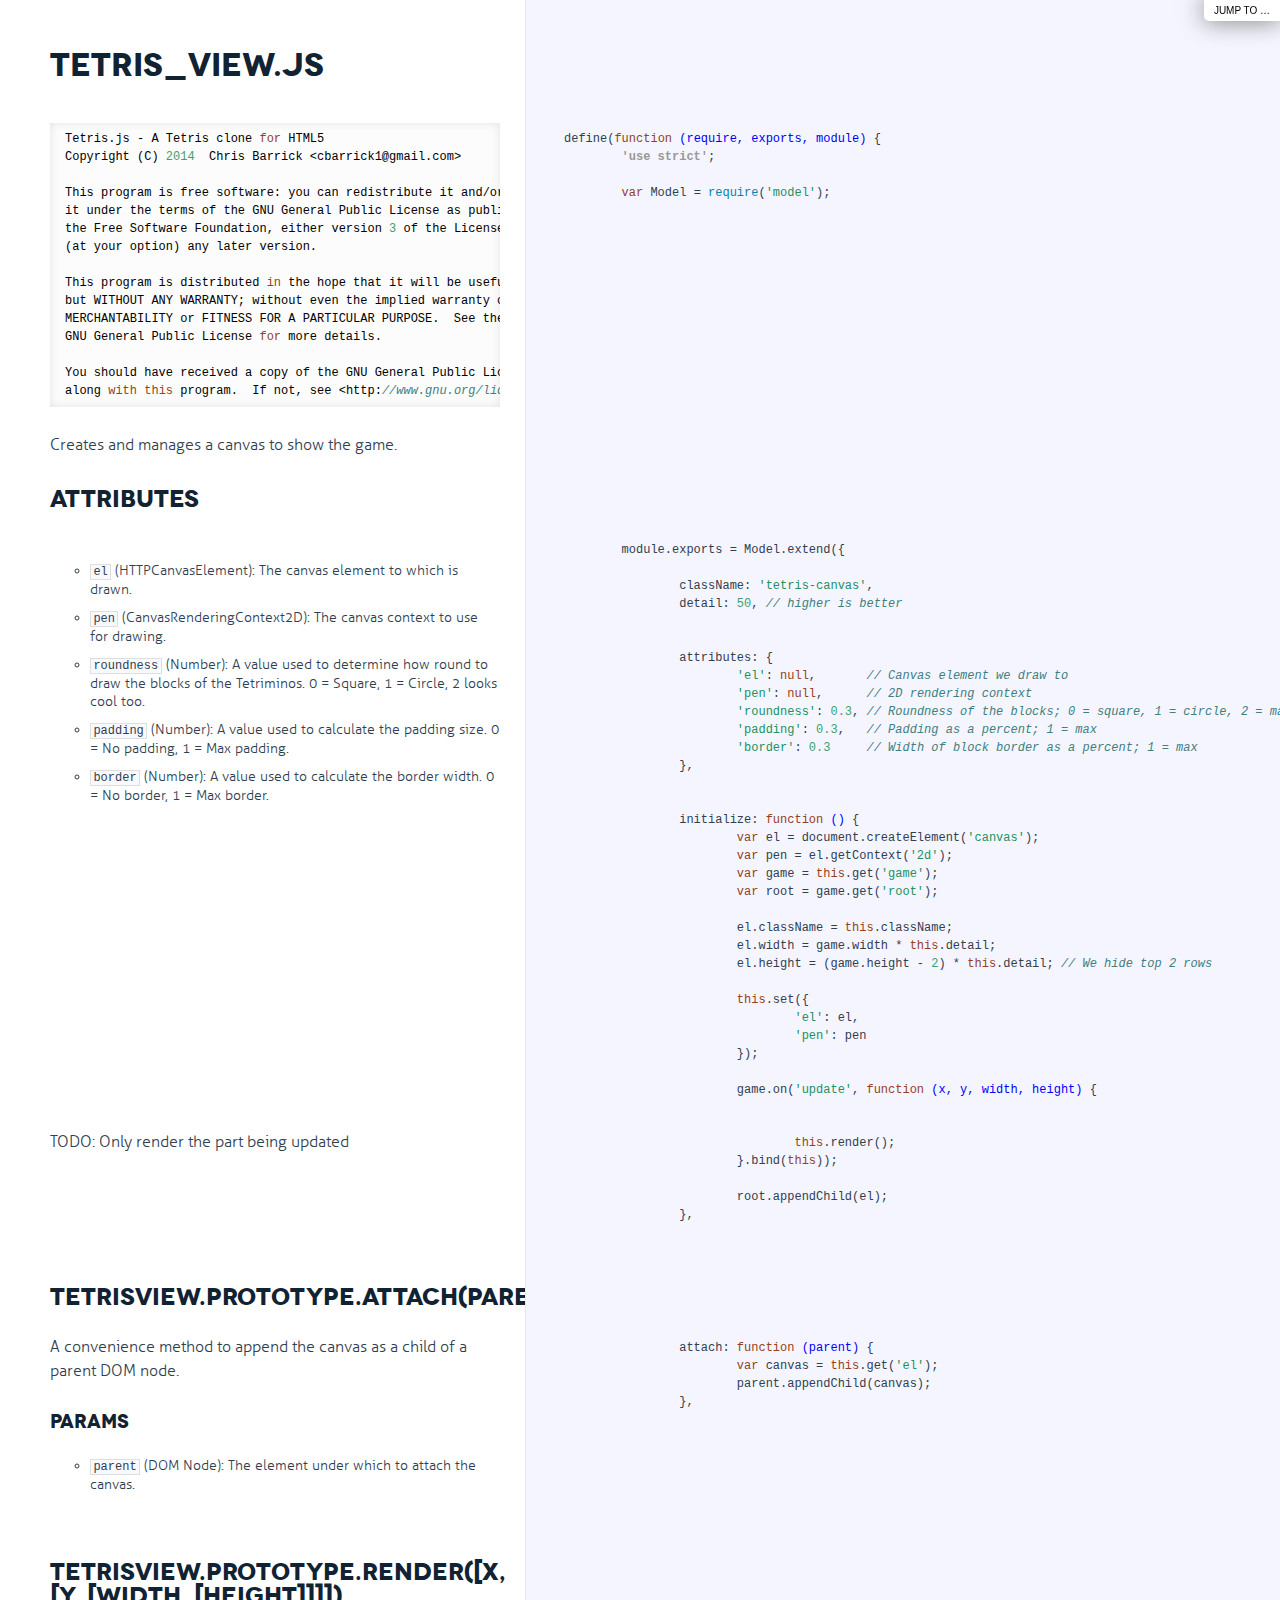
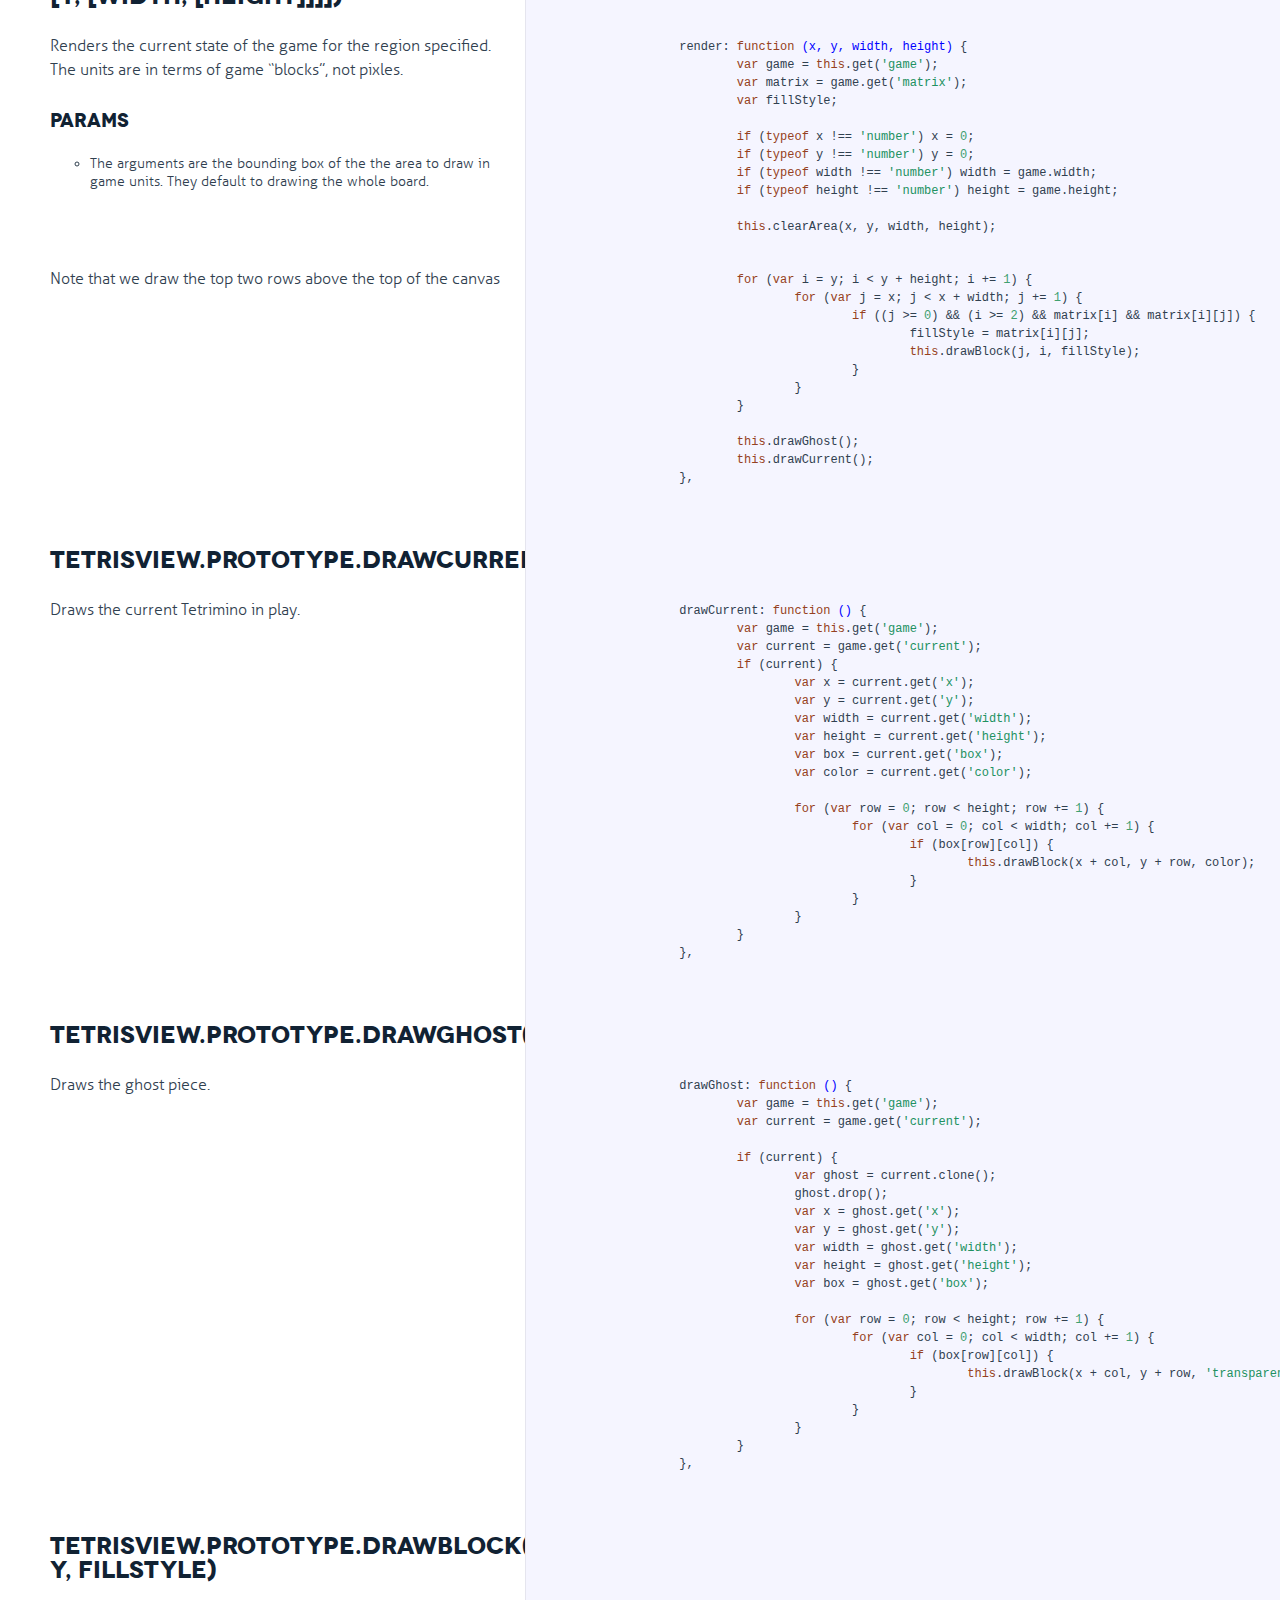
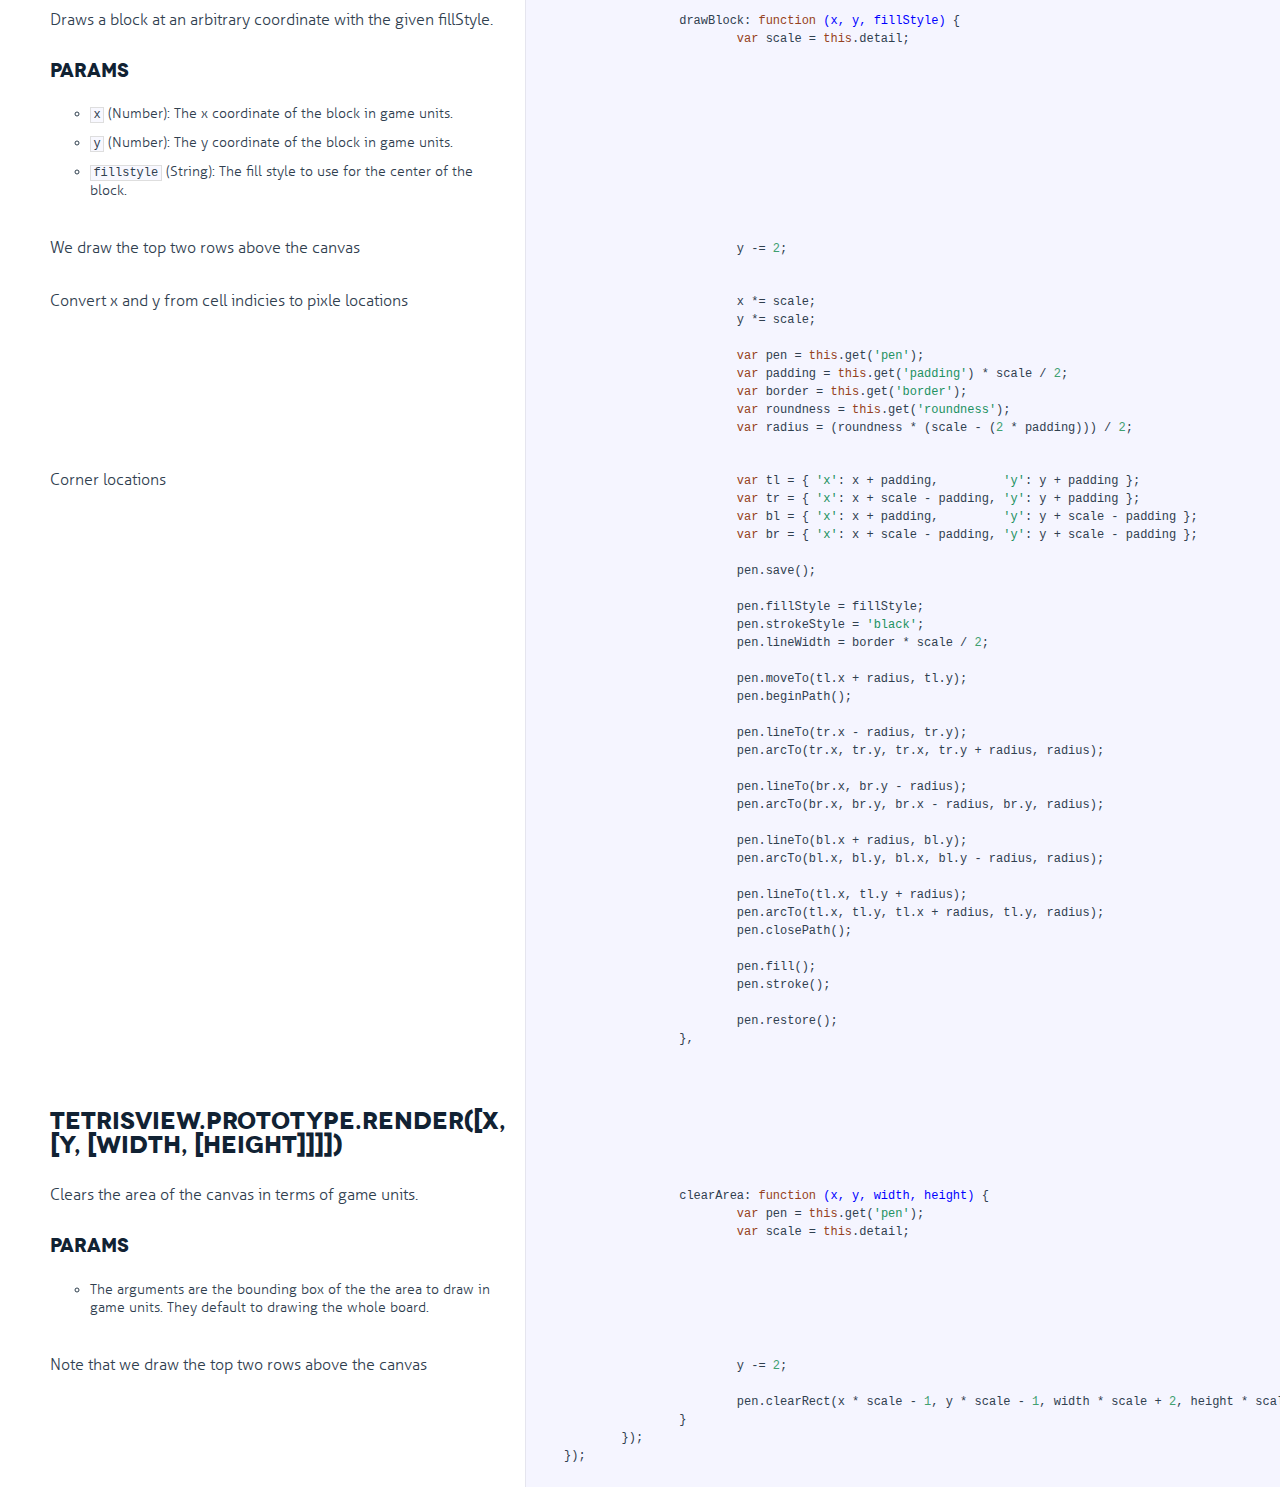
<file: docs/tetris_view.html>
<!DOCTYPE html>

<html>
<head>
  <title>tetris_view.js</title>
  <meta http-equiv="content-type" content="text/html; charset=UTF-8">
  <meta name="viewport" content="width=device-width, target-densitydpi=160dpi, initial-scale=1.0; maximum-scale=1.0; user-scalable=0;">
  <link rel="stylesheet" media="all" href="docco.css" />
</head>
<body>
  <div id="container">
    <div id="background"></div>
    
      <ul id="jump_to">
        <li>
          <a class="large" href="javascript:void(0);">Jump To &hellip;</a>
          <a class="small" href="javascript:void(0);">+</a>
          <div id="jump_wrapper">
          <div id="jump_page">
            
              
              <a class="source" href="REPORT.html">
                REPORT.md
              </a>
            
              
              <a class="source" href="clock.html">
                clock.js
              </a>
            
              
              <a class="source" href="event_emitter.html">
                event_emitter.js
              </a>
            
              
              <a class="source" href="model.html">
                model.js
              </a>
            
              
              <a class="source" href="score_keeper.html">
                score_keeper.js
              </a>
            
              
              <a class="source" href="tetrimino.html">
                tetrimino.js
              </a>
            
              
              <a class="source" href="tetrimino_factory.html">
                tetrimino_factory.js
              </a>
            
              
              <a class="source" href="tetris.html">
                tetris.js
              </a>
            
              
              <a class="source" href="tetris_control.html">
                tetris_control.js
              </a>
            
              
              <a class="source" href="tetris_view.html">
                tetris_view.js
              </a>
            
              
              <a class="source" href="util.html">
                util.js
              </a>
            
          </div>
        </li>
      </ul>
    
    <ul class="sections">
        
          <li id="title">
              <div class="annotation">
                  <h1>tetris_view.js</h1>
              </div>
          </li>
        
        
        
        <li id="section-1">
            <div class="annotation">
              
              <div class="pilwrap ">
                <a class="pilcrow" href="#section-1">&#182;</a>
              </div>
              <pre><code>Tetris.js - A Tetris clone <span class="hljs-keyword">for</span> HTML5
Copyright (C) <span class="hljs-number">2014</span>  Chris Barrick &lt;cbarrick1@gmail.com&gt;

This program is free software: you can redistribute it and/or modify
it under the terms of the GNU General Public License as published by
the Free Software Foundation, either version <span class="hljs-number">3</span> of the License, or
(at your option) any later version.

This program is distributed <span class="hljs-keyword">in</span> the hope that it will be useful,
but WITHOUT ANY WARRANTY; without even the implied warranty of
MERCHANTABILITY or FITNESS FOR A PARTICULAR PURPOSE.  See the
GNU General Public License <span class="hljs-keyword">for</span> more details.

You should have received a copy of the GNU General Public License
along <span class="hljs-keyword">with</span> <span class="hljs-keyword">this</span> program.  If not, see &lt;http:<span class="hljs-comment">//www.gnu.org/licenses/&gt;.</span>
</code></pre>
            </div>
            
            <div class="content"><div class='highlight'><pre>

define(<span class="hljs-function"><span class="hljs-keyword">function</span> <span class="hljs-params">(require, exports, module)</span> {</span>
<span class="hljs-pi">	'use strict'</span>;

	<span class="hljs-keyword">var</span> Model = <span class="hljs-built_in">require</span>(<span class="hljs-string">'model'</span>);</pre></div></div>
            
        </li>
        
        
        <li id="section-2">
            <div class="annotation">
              
              <div class="pilwrap ">
                <a class="pilcrow" href="#section-2">&#182;</a>
              </div>
              <p>Creates and manages a canvas to show the game.</p>
<h2 id="attributes">Attributes</h2>

            </div>
            
        </li>
        
        
        <li id="section-3">
            <div class="annotation">
              
              <div class="pilwrap ">
                <a class="pilcrow" href="#section-3">&#182;</a>
              </div>
              <ul>
<li><code>el</code> (HTTPCanvasElement): The canvas element to which is drawn.</li>
<li><code>pen</code> (CanvasRenderingContext2D): The canvas context to use for drawing.</li>
<li><code>roundness</code> (Number): A value used to determine how round to draw the
blocks of the Tetriminos.
0 = Square, 1 = Circle, 2 looks cool too.</li>
<li><code>padding</code> (Number): A value used to calculate the padding size.
0 = No padding, 1 = Max padding.</li>
<li><code>border</code> (Number): A value used to calculate the border width.
0 = No border, 1 = Max border.</li>
</ul>

            </div>
            
            <div class="content"><div class='highlight'><pre>
	module.exports = Model.extend({

		className: <span class="hljs-string">'tetris-canvas'</span>,
		detail: <span class="hljs-number">50</span>, <span class="hljs-comment">// higher is better</span>


		attributes: {
			<span class="hljs-string">'el'</span>: <span class="hljs-literal">null</span>,       <span class="hljs-comment">// Canvas element we draw to</span>
			<span class="hljs-string">'pen'</span>: <span class="hljs-literal">null</span>,      <span class="hljs-comment">// 2D rendering context</span>
			<span class="hljs-string">'roundness'</span>: <span class="hljs-number">0.3</span>, <span class="hljs-comment">// Roundness of the blocks; 0 = square, 1 = circle, 2 = max</span>
			<span class="hljs-string">'padding'</span>: <span class="hljs-number">0.3</span>,   <span class="hljs-comment">// Padding as a percent; 1 = max</span>
			<span class="hljs-string">'border'</span>: <span class="hljs-number">0.3</span>     <span class="hljs-comment">// Width of block border as a percent; 1 = max</span>
		},


		initialize: <span class="hljs-function"><span class="hljs-keyword">function</span> <span class="hljs-params">()</span> {</span>
			<span class="hljs-keyword">var</span> el = document.createElement(<span class="hljs-string">'canvas'</span>);
			<span class="hljs-keyword">var</span> pen = el.getContext(<span class="hljs-string">'2d'</span>);
			<span class="hljs-keyword">var</span> game = <span class="hljs-keyword">this</span>.get(<span class="hljs-string">'game'</span>);
			<span class="hljs-keyword">var</span> root = game.get(<span class="hljs-string">'root'</span>);

			el.className = <span class="hljs-keyword">this</span>.className;
			el.width = game.width * <span class="hljs-keyword">this</span>.detail;
			el.height = (game.height - <span class="hljs-number">2</span>) * <span class="hljs-keyword">this</span>.detail; <span class="hljs-comment">// We hide top 2 rows</span>

			<span class="hljs-keyword">this</span>.set({
				<span class="hljs-string">'el'</span>: el,
				<span class="hljs-string">'pen'</span>: pen
			});

			game.on(<span class="hljs-string">'update'</span>, <span class="hljs-function"><span class="hljs-keyword">function</span> <span class="hljs-params">(x, y, width, height)</span> {</span></pre></div></div>
            
        </li>
        
        
        <li id="section-4">
            <div class="annotation">
              
              <div class="pilwrap ">
                <a class="pilcrow" href="#section-4">&#182;</a>
              </div>
              <p>TODO: Only render the part being updated</p>

            </div>
            
            <div class="content"><div class='highlight'><pre>				<span class="hljs-keyword">this</span>.render();
			}.bind(<span class="hljs-keyword">this</span>));

			root.appendChild(el);
		},</pre></div></div>
            
        </li>
        
        
        <li id="section-5">
            <div class="annotation">
              
              <div class="pilwrap ">
                <a class="pilcrow" href="#section-5">&#182;</a>
              </div>
              <h2 id="tetrisview-prototype-attach-parent-">TetrisView.prototype.attach(parent)</h2>

            </div>
            
        </li>
        
        
        <li id="section-6">
            <div class="annotation">
              
              <div class="pilwrap ">
                <a class="pilcrow" href="#section-6">&#182;</a>
              </div>
              <p>A convenience method to append the canvas as a child of a parent
DOM node.</p>
<h3 id="params">Params</h3>
<ul>
<li><code>parent</code> (DOM Node): The element under which to attach the canvas.</li>
</ul>

            </div>
            
            <div class="content"><div class='highlight'><pre>
		attach: <span class="hljs-function"><span class="hljs-keyword">function</span> <span class="hljs-params">(parent)</span> {</span>
			<span class="hljs-keyword">var</span> canvas = <span class="hljs-keyword">this</span>.get(<span class="hljs-string">'el'</span>);
			parent.appendChild(canvas);
		},</pre></div></div>
            
        </li>
        
        
        <li id="section-7">
            <div class="annotation">
              
              <div class="pilwrap ">
                <a class="pilcrow" href="#section-7">&#182;</a>
              </div>
              <h2 id="tetrisview-prototype-render-x-y-width-height-">TetrisView.prototype.render([x, [y, [width, [height]]]])</h2>

            </div>
            
        </li>
        
        
        <li id="section-8">
            <div class="annotation">
              
              <div class="pilwrap ">
                <a class="pilcrow" href="#section-8">&#182;</a>
              </div>
              <p>Renders the current state of the game for the region specified.
The units are in terms of game “blocks”, not pixles.</p>
<h3 id="params">Params</h3>
<ul>
<li>The arguments are the bounding box of the the area to draw in
game units. They default to drawing the whole board.</li>
</ul>

            </div>
            
            <div class="content"><div class='highlight'><pre>
		render: <span class="hljs-function"><span class="hljs-keyword">function</span> <span class="hljs-params">(x, y, width, height)</span> {</span>
			<span class="hljs-keyword">var</span> game = <span class="hljs-keyword">this</span>.get(<span class="hljs-string">'game'</span>);
			<span class="hljs-keyword">var</span> matrix = game.get(<span class="hljs-string">'matrix'</span>);
			<span class="hljs-keyword">var</span> fillStyle;

			<span class="hljs-keyword">if</span> (<span class="hljs-keyword">typeof</span> x !== <span class="hljs-string">'number'</span>) x = <span class="hljs-number">0</span>;
			<span class="hljs-keyword">if</span> (<span class="hljs-keyword">typeof</span> y !== <span class="hljs-string">'number'</span>) y = <span class="hljs-number">0</span>;
			<span class="hljs-keyword">if</span> (<span class="hljs-keyword">typeof</span> width !== <span class="hljs-string">'number'</span>) width = game.width;
			<span class="hljs-keyword">if</span> (<span class="hljs-keyword">typeof</span> height !== <span class="hljs-string">'number'</span>) height = game.height;

			<span class="hljs-keyword">this</span>.clearArea(x, y, width, height);</pre></div></div>
            
        </li>
        
        
        <li id="section-9">
            <div class="annotation">
              
              <div class="pilwrap ">
                <a class="pilcrow" href="#section-9">&#182;</a>
              </div>
              <p>Note that we draw the top two rows above the top of the canvas</p>

            </div>
            
            <div class="content"><div class='highlight'><pre>			<span class="hljs-keyword">for</span> (<span class="hljs-keyword">var</span> i = y; i &lt; y + height; i += <span class="hljs-number">1</span>) {
				<span class="hljs-keyword">for</span> (<span class="hljs-keyword">var</span> j = x; j &lt; x + width; j += <span class="hljs-number">1</span>) {
					<span class="hljs-keyword">if</span> ((j &gt;= <span class="hljs-number">0</span>) &amp;&amp; (i &gt;= <span class="hljs-number">2</span>) &amp;&amp; matrix[i] &amp;&amp; matrix[i][j]) {
						fillStyle = matrix[i][j];
						<span class="hljs-keyword">this</span>.drawBlock(j, i, fillStyle);
					}
				}
			}

			<span class="hljs-keyword">this</span>.drawGhost();
			<span class="hljs-keyword">this</span>.drawCurrent();
		},</pre></div></div>
            
        </li>
        
        
        <li id="section-10">
            <div class="annotation">
              
              <div class="pilwrap ">
                <a class="pilcrow" href="#section-10">&#182;</a>
              </div>
              <h2 id="tetrisview-prototype-drawcurrent-">TetrisView.prototype.drawCurrent()</h2>

            </div>
            
        </li>
        
        
        <li id="section-11">
            <div class="annotation">
              
              <div class="pilwrap ">
                <a class="pilcrow" href="#section-11">&#182;</a>
              </div>
              <p>Draws the current Tetrimino in play.</p>

            </div>
            
            <div class="content"><div class='highlight'><pre>
		drawCurrent: <span class="hljs-function"><span class="hljs-keyword">function</span> <span class="hljs-params">()</span> {</span>
			<span class="hljs-keyword">var</span> game = <span class="hljs-keyword">this</span>.get(<span class="hljs-string">'game'</span>);
			<span class="hljs-keyword">var</span> current = game.get(<span class="hljs-string">'current'</span>);
			<span class="hljs-keyword">if</span> (current) {
				<span class="hljs-keyword">var</span> x = current.get(<span class="hljs-string">'x'</span>);
				<span class="hljs-keyword">var</span> y = current.get(<span class="hljs-string">'y'</span>);
				<span class="hljs-keyword">var</span> width = current.get(<span class="hljs-string">'width'</span>);
				<span class="hljs-keyword">var</span> height = current.get(<span class="hljs-string">'height'</span>);
				<span class="hljs-keyword">var</span> box = current.get(<span class="hljs-string">'box'</span>);
				<span class="hljs-keyword">var</span> color = current.get(<span class="hljs-string">'color'</span>);

				<span class="hljs-keyword">for</span> (<span class="hljs-keyword">var</span> row = <span class="hljs-number">0</span>; row &lt; height; row += <span class="hljs-number">1</span>) {
					<span class="hljs-keyword">for</span> (<span class="hljs-keyword">var</span> col = <span class="hljs-number">0</span>; col &lt; width; col += <span class="hljs-number">1</span>) {
						<span class="hljs-keyword">if</span> (box[row][col]) {
							<span class="hljs-keyword">this</span>.drawBlock(x + col, y + row, color);
						}
					}
				}
			}
		},</pre></div></div>
            
        </li>
        
        
        <li id="section-12">
            <div class="annotation">
              
              <div class="pilwrap ">
                <a class="pilcrow" href="#section-12">&#182;</a>
              </div>
              <h2 id="tetrisview-prototype-drawghost-">TetrisView.prototype.drawGhost()</h2>

            </div>
            
        </li>
        
        
        <li id="section-13">
            <div class="annotation">
              
              <div class="pilwrap ">
                <a class="pilcrow" href="#section-13">&#182;</a>
              </div>
              <p>Draws the ghost piece.</p>

            </div>
            
            <div class="content"><div class='highlight'><pre>
		drawGhost: <span class="hljs-function"><span class="hljs-keyword">function</span> <span class="hljs-params">()</span> {</span>
			<span class="hljs-keyword">var</span> game = <span class="hljs-keyword">this</span>.get(<span class="hljs-string">'game'</span>);
			<span class="hljs-keyword">var</span> current = game.get(<span class="hljs-string">'current'</span>);

			<span class="hljs-keyword">if</span> (current) {
				<span class="hljs-keyword">var</span> ghost = current.clone();
				ghost.drop();
				<span class="hljs-keyword">var</span> x = ghost.get(<span class="hljs-string">'x'</span>);
				<span class="hljs-keyword">var</span> y = ghost.get(<span class="hljs-string">'y'</span>);
				<span class="hljs-keyword">var</span> width = ghost.get(<span class="hljs-string">'width'</span>);
				<span class="hljs-keyword">var</span> height = ghost.get(<span class="hljs-string">'height'</span>);
				<span class="hljs-keyword">var</span> box = ghost.get(<span class="hljs-string">'box'</span>);

				<span class="hljs-keyword">for</span> (<span class="hljs-keyword">var</span> row = <span class="hljs-number">0</span>; row &lt; height; row += <span class="hljs-number">1</span>) {
					<span class="hljs-keyword">for</span> (<span class="hljs-keyword">var</span> col = <span class="hljs-number">0</span>; col &lt; width; col += <span class="hljs-number">1</span>) {
						<span class="hljs-keyword">if</span> (box[row][col]) {
							<span class="hljs-keyword">this</span>.drawBlock(x + col, y + row, <span class="hljs-string">'transparent'</span>);
						}
					}
				}
			}
		},</pre></div></div>
            
        </li>
        
        
        <li id="section-14">
            <div class="annotation">
              
              <div class="pilwrap ">
                <a class="pilcrow" href="#section-14">&#182;</a>
              </div>
              <h2 id="tetrisview-prototype-drawblock-x-y-fillstyle-">TetrisView.prototype.drawBlock(x, y, fillStyle)</h2>

            </div>
            
        </li>
        
        
        <li id="section-15">
            <div class="annotation">
              
              <div class="pilwrap ">
                <a class="pilcrow" href="#section-15">&#182;</a>
              </div>
              <p>Draws a block at an arbitrary coordinate with the given fillStyle.</p>
<h3 id="params">Params</h3>
<ul>
<li><code>x</code> (Number): The x coordinate of the block in game units.</li>
<li><code>y</code> (Number): The y coordinate of the block in game units.</li>
<li><code>fillstyle</code> (String): The fill style to use for the center of the block.</li>
</ul>

            </div>
            
            <div class="content"><div class='highlight'><pre>
		drawBlock: <span class="hljs-function"><span class="hljs-keyword">function</span> <span class="hljs-params">(x, y, fillStyle)</span> {</span>
			<span class="hljs-keyword">var</span> scale = <span class="hljs-keyword">this</span>.detail;</pre></div></div>
            
        </li>
        
        
        <li id="section-16">
            <div class="annotation">
              
              <div class="pilwrap ">
                <a class="pilcrow" href="#section-16">&#182;</a>
              </div>
              <p>We draw the top two rows above the canvas</p>

            </div>
            
            <div class="content"><div class='highlight'><pre>			y -= <span class="hljs-number">2</span>;</pre></div></div>
            
        </li>
        
        
        <li id="section-17">
            <div class="annotation">
              
              <div class="pilwrap ">
                <a class="pilcrow" href="#section-17">&#182;</a>
              </div>
              <p>Convert x and y from cell indicies to pixle locations</p>

            </div>
            
            <div class="content"><div class='highlight'><pre>			x *= scale;
			y *= scale;

			<span class="hljs-keyword">var</span> pen = <span class="hljs-keyword">this</span>.get(<span class="hljs-string">'pen'</span>);
			<span class="hljs-keyword">var</span> padding = <span class="hljs-keyword">this</span>.get(<span class="hljs-string">'padding'</span>) * scale / <span class="hljs-number">2</span>;
			<span class="hljs-keyword">var</span> border = <span class="hljs-keyword">this</span>.get(<span class="hljs-string">'border'</span>);
			<span class="hljs-keyword">var</span> roundness = <span class="hljs-keyword">this</span>.get(<span class="hljs-string">'roundness'</span>);
			<span class="hljs-keyword">var</span> radius = (roundness * (scale - (<span class="hljs-number">2</span> * padding))) / <span class="hljs-number">2</span>;</pre></div></div>
            
        </li>
        
        
        <li id="section-18">
            <div class="annotation">
              
              <div class="pilwrap ">
                <a class="pilcrow" href="#section-18">&#182;</a>
              </div>
              <p>Corner locations</p>

            </div>
            
            <div class="content"><div class='highlight'><pre>			<span class="hljs-keyword">var</span> tl = { <span class="hljs-string">'x'</span>: x + padding,         <span class="hljs-string">'y'</span>: y + padding };
			<span class="hljs-keyword">var</span> tr = { <span class="hljs-string">'x'</span>: x + scale - padding, <span class="hljs-string">'y'</span>: y + padding };
			<span class="hljs-keyword">var</span> bl = { <span class="hljs-string">'x'</span>: x + padding,         <span class="hljs-string">'y'</span>: y + scale - padding };
			<span class="hljs-keyword">var</span> br = { <span class="hljs-string">'x'</span>: x + scale - padding, <span class="hljs-string">'y'</span>: y + scale - padding };

			pen.save();

			pen.fillStyle = fillStyle;
			pen.strokeStyle = <span class="hljs-string">'black'</span>;
			pen.lineWidth = border * scale / <span class="hljs-number">2</span>;

			pen.moveTo(tl.x + radius, tl.y);
			pen.beginPath();

			pen.lineTo(tr.x - radius, tr.y);
			pen.arcTo(tr.x, tr.y, tr.x, tr.y + radius, radius);

			pen.lineTo(br.x, br.y - radius);
			pen.arcTo(br.x, br.y, br.x - radius, br.y, radius);

			pen.lineTo(bl.x + radius, bl.y);
			pen.arcTo(bl.x, bl.y, bl.x, bl.y - radius, radius);

			pen.lineTo(tl.x, tl.y + radius);
			pen.arcTo(tl.x, tl.y, tl.x + radius, tl.y, radius);
			pen.closePath();

			pen.fill();
			pen.stroke();

			pen.restore();
		},</pre></div></div>
            
        </li>
        
        
        <li id="section-19">
            <div class="annotation">
              
              <div class="pilwrap ">
                <a class="pilcrow" href="#section-19">&#182;</a>
              </div>
              <h2 id="tetrisview-prototype-render-x-y-width-height-">TetrisView.prototype.render([x, [y, [width, [height]]]])</h2>

            </div>
            
        </li>
        
        
        <li id="section-20">
            <div class="annotation">
              
              <div class="pilwrap ">
                <a class="pilcrow" href="#section-20">&#182;</a>
              </div>
              <p>Clears the area of the canvas in terms of game units.</p>
<h3 id="params">Params</h3>
<ul>
<li>The arguments are the bounding box of the the area to draw in
game units. They default to drawing the whole board.</li>
</ul>

            </div>
            
            <div class="content"><div class='highlight'><pre>
		clearArea: <span class="hljs-function"><span class="hljs-keyword">function</span> <span class="hljs-params">(x, y, width, height)</span> {</span>
			<span class="hljs-keyword">var</span> pen = <span class="hljs-keyword">this</span>.get(<span class="hljs-string">'pen'</span>);
			<span class="hljs-keyword">var</span> scale = <span class="hljs-keyword">this</span>.detail;</pre></div></div>
            
        </li>
        
        
        <li id="section-21">
            <div class="annotation">
              
              <div class="pilwrap ">
                <a class="pilcrow" href="#section-21">&#182;</a>
              </div>
              <p>Note that we draw the top two rows above the canvas</p>

            </div>
            
            <div class="content"><div class='highlight'><pre>			y -= <span class="hljs-number">2</span>;

			pen.clearRect(x * scale - <span class="hljs-number">1</span>, y * scale - <span class="hljs-number">1</span>, width * scale + <span class="hljs-number">2</span>, height * scale + <span class="hljs-number">2</span>);
		}
	});
});</pre></div></div>
            
        </li>
        
    </ul>
  </div>
</body>
</html>
</file>
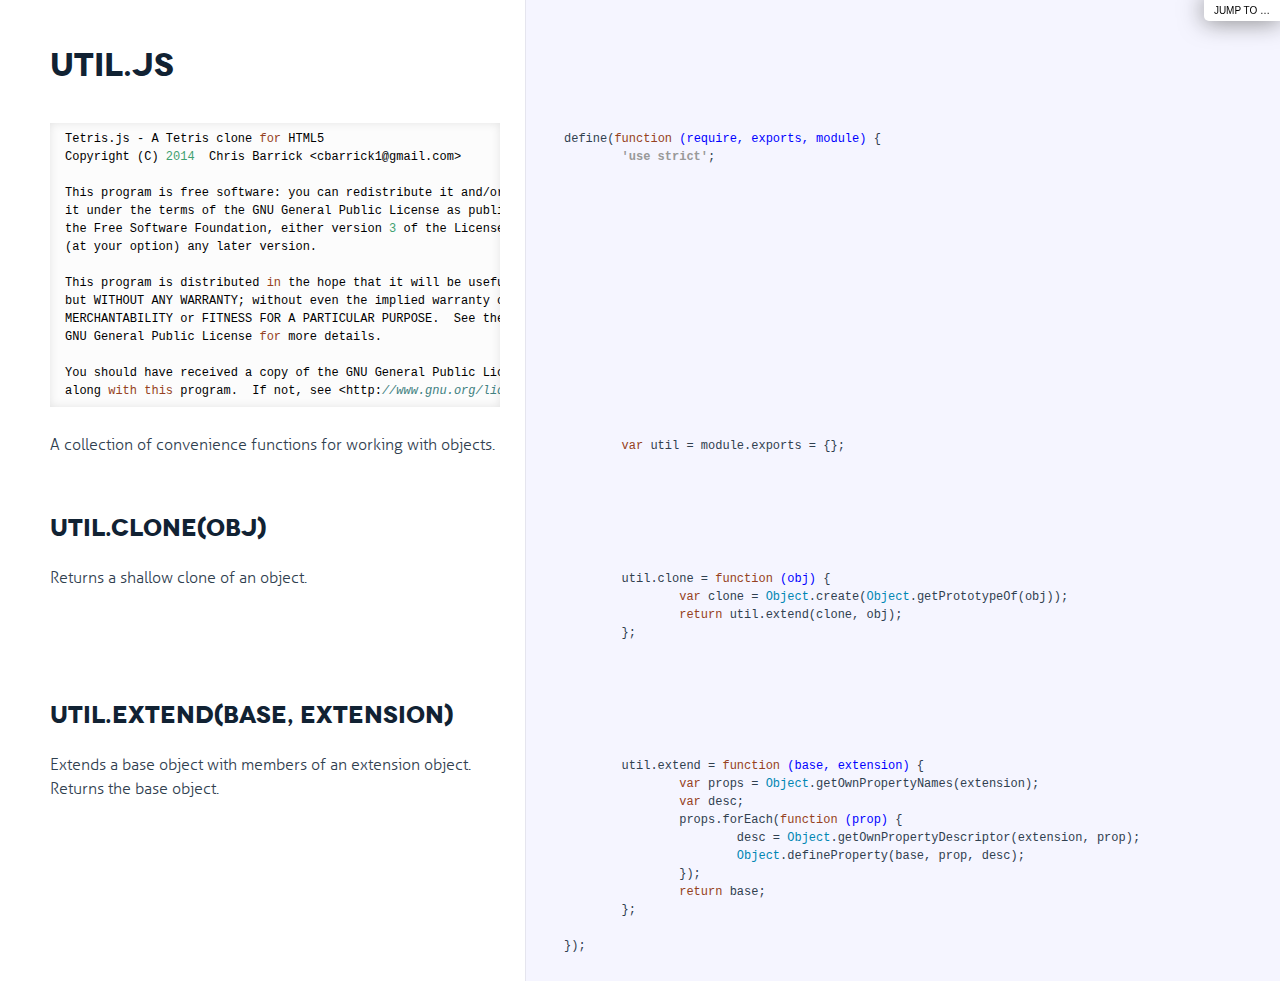
<file: docs/util.html>
<!DOCTYPE html>

<html>
<head>
  <title>util.js</title>
  <meta http-equiv="content-type" content="text/html; charset=UTF-8">
  <meta name="viewport" content="width=device-width, target-densitydpi=160dpi, initial-scale=1.0; maximum-scale=1.0; user-scalable=0;">
  <link rel="stylesheet" media="all" href="docco.css" />
</head>
<body>
  <div id="container">
    <div id="background"></div>
    
      <ul id="jump_to">
        <li>
          <a class="large" href="javascript:void(0);">Jump To &hellip;</a>
          <a class="small" href="javascript:void(0);">+</a>
          <div id="jump_wrapper">
          <div id="jump_page">
            
              
              <a class="source" href="REPORT.html">
                REPORT.md
              </a>
            
              
              <a class="source" href="clock.html">
                clock.js
              </a>
            
              
              <a class="source" href="event_emitter.html">
                event_emitter.js
              </a>
            
              
              <a class="source" href="model.html">
                model.js
              </a>
            
              
              <a class="source" href="score_keeper.html">
                score_keeper.js
              </a>
            
              
              <a class="source" href="tetrimino.html">
                tetrimino.js
              </a>
            
              
              <a class="source" href="tetrimino_factory.html">
                tetrimino_factory.js
              </a>
            
              
              <a class="source" href="tetris.html">
                tetris.js
              </a>
            
              
              <a class="source" href="tetris_control.html">
                tetris_control.js
              </a>
            
              
              <a class="source" href="tetris_view.html">
                tetris_view.js
              </a>
            
              
              <a class="source" href="util.html">
                util.js
              </a>
            
          </div>
        </li>
      </ul>
    
    <ul class="sections">
        
          <li id="title">
              <div class="annotation">
                  <h1>util.js</h1>
              </div>
          </li>
        
        
        
        <li id="section-1">
            <div class="annotation">
              
              <div class="pilwrap ">
                <a class="pilcrow" href="#section-1">&#182;</a>
              </div>
              <pre><code>Tetris.js - A Tetris clone <span class="hljs-keyword">for</span> HTML5
Copyright (C) <span class="hljs-number">2014</span>  Chris Barrick &lt;cbarrick1@gmail.com&gt;

This program is free software: you can redistribute it and/or modify
it under the terms of the GNU General Public License as published by
the Free Software Foundation, either version <span class="hljs-number">3</span> of the License, or
(at your option) any later version.

This program is distributed <span class="hljs-keyword">in</span> the hope that it will be useful,
but WITHOUT ANY WARRANTY; without even the implied warranty of
MERCHANTABILITY or FITNESS FOR A PARTICULAR PURPOSE.  See the
GNU General Public License <span class="hljs-keyword">for</span> more details.

You should have received a copy of the GNU General Public License
along <span class="hljs-keyword">with</span> <span class="hljs-keyword">this</span> program.  If not, see &lt;http:<span class="hljs-comment">//www.gnu.org/licenses/&gt;.</span>
</code></pre>
            </div>
            
            <div class="content"><div class='highlight'><pre>

define(<span class="hljs-function"><span class="hljs-keyword">function</span> <span class="hljs-params">(require, exports, module)</span> {</span>
<span class="hljs-pi">	'use strict'</span>;</pre></div></div>
            
        </li>
        
        
        <li id="section-2">
            <div class="annotation">
              
              <div class="pilwrap ">
                <a class="pilcrow" href="#section-2">&#182;</a>
              </div>
              <p>A collection of convenience functions for working with objects.</p>

            </div>
            
            <div class="content"><div class='highlight'><pre>
	<span class="hljs-keyword">var</span> util = module.exports = {};</pre></div></div>
            
        </li>
        
        
        <li id="section-3">
            <div class="annotation">
              
              <div class="pilwrap ">
                <a class="pilcrow" href="#section-3">&#182;</a>
              </div>
              <h2 id="util-clone-obj-">util.clone(obj)</h2>

            </div>
            
        </li>
        
        
        <li id="section-4">
            <div class="annotation">
              
              <div class="pilwrap ">
                <a class="pilcrow" href="#section-4">&#182;</a>
              </div>
              <p>Returns a shallow clone of an object.</p>

            </div>
            
            <div class="content"><div class='highlight'><pre>
	util.clone = <span class="hljs-function"><span class="hljs-keyword">function</span> <span class="hljs-params">(obj)</span> {</span>
		<span class="hljs-keyword">var</span> clone = <span class="hljs-built_in">Object</span>.create(<span class="hljs-built_in">Object</span>.getPrototypeOf(obj));
		<span class="hljs-keyword">return</span> util.extend(clone, obj);
	};</pre></div></div>
            
        </li>
        
        
        <li id="section-5">
            <div class="annotation">
              
              <div class="pilwrap ">
                <a class="pilcrow" href="#section-5">&#182;</a>
              </div>
              <h2 id="util-extend-base-extension-">util.extend(base, extension)</h2>

            </div>
            
        </li>
        
        
        <li id="section-6">
            <div class="annotation">
              
              <div class="pilwrap ">
                <a class="pilcrow" href="#section-6">&#182;</a>
              </div>
              <p>Extends a base object with members of an extension object.
Returns the base object.</p>

            </div>
            
            <div class="content"><div class='highlight'><pre>
	util.extend = <span class="hljs-function"><span class="hljs-keyword">function</span> <span class="hljs-params">(base, extension)</span> {</span>
		<span class="hljs-keyword">var</span> props = <span class="hljs-built_in">Object</span>.getOwnPropertyNames(extension);
		<span class="hljs-keyword">var</span> desc;
		props.forEach(<span class="hljs-function"><span class="hljs-keyword">function</span> <span class="hljs-params">(prop)</span> {</span>
			desc = <span class="hljs-built_in">Object</span>.getOwnPropertyDescriptor(extension, prop);
			<span class="hljs-built_in">Object</span>.defineProperty(base, prop, desc);
		});
		<span class="hljs-keyword">return</span> base;
	};

});</pre></div></div>
            
        </li>
        
    </ul>
  </div>
</body>
</html>
</file>
<file: docs/docco.css>
/*--------------------- Typography ----------------------------*/

@font-face {
    font-family: 'aller-light';
    src: url('public/fonts/aller-light.eot');
    src: url('public/fonts/aller-light.eot?#iefix') format('embedded-opentype'),
         url('public/fonts/aller-light.woff') format('woff'),
         url('public/fonts/aller-light.ttf') format('truetype');
    font-weight: normal;
    font-style: normal;
}

@font-face {
    font-family: 'aller-bold';
    src: url('public/fonts/aller-bold.eot');
    src: url('public/fonts/aller-bold.eot?#iefix') format('embedded-opentype'),
         url('public/fonts/aller-bold.woff') format('woff'),
         url('public/fonts/aller-bold.ttf') format('truetype');
    font-weight: normal;
    font-style: normal;
}

@font-face {
    font-family: 'novecento-bold';
    src: url('public/fonts/novecento-bold.eot');
    src: url('public/fonts/novecento-bold.eot?#iefix') format('embedded-opentype'),
         url('public/fonts/novecento-bold.woff') format('woff'),
         url('public/fonts/novecento-bold.ttf') format('truetype');
    font-weight: normal;
    font-style: normal;
}

/*--------------------- Layout ----------------------------*/
html { height: 100%; }
body {
  font-family: "aller-light";
  font-size: 14px;
  line-height: 18px;
  color: #30404f;
  margin: 0; padding: 0;
  height:100%;
}
#container { min-height: 100%; }

a {
  color: #000;
}

b, strong {
  font-weight: normal;
  font-family: "aller-bold";
}

p {
  margin: 15px 0 0px;
}
  .annotation ul, .annotation ol {
    margin: 25px 0;
  }
    .annotation ul li, .annotation ol li {
      font-size: 14px;
      line-height: 18px;
      margin: 10px 0;
    }

h1, h2, h3, h4, h5, h6 {
  color: #112233;
  line-height: 1em;
  font-weight: normal;
  font-family: "novecento-bold";
  text-transform: uppercase;
  margin: 30px 0 15px 0;
}

h1 {
  margin-top: 40px;
}

hr {
  border: 0;
  background: 1px #ddd;
  height: 1px;
  margin: 20px 0;
}

pre, tt, code {
  font-size: 12px; line-height: 16px;
  font-family: Menlo, Monaco, Consolas, "Lucida Console", monospace;
  margin: 0; padding: 0;
}
  .annotation pre {
    display: block;
    margin: 0;
    padding: 7px 10px;
    background: #fcfcfc;
    -moz-box-shadow:    inset 0 0 10px rgba(0,0,0,0.1);
    -webkit-box-shadow: inset 0 0 10px rgba(0,0,0,0.1);
    box-shadow:         inset 0 0 10px rgba(0,0,0,0.1);
    overflow-x: auto;
  }
    .annotation pre code {
      border: 0;
      padding: 0;
      background: transparent;
    }


blockquote {
  border-left: 5px solid #ccc;
  margin: 0;
  padding: 1px 0 1px 1em;
}
  .sections blockquote p {
    font-family: Menlo, Consolas, Monaco, monospace;
    font-size: 12px; line-height: 16px;
    color: #999;
    margin: 10px 0 0;
    white-space: pre-wrap;
  }

ul.sections {
  list-style: none;
  padding:0 0 5px 0;;
  margin:0;
}

/*
  Force border-box so that % widths fit the parent
  container without overlap because of margin/padding.

  More Info : http://www.quirksmode.org/css/box.html
*/
ul.sections > li > div {
  -moz-box-sizing: border-box;    /* firefox */
  -ms-box-sizing: border-box;     /* ie */
  -webkit-box-sizing: border-box; /* webkit */
  -khtml-box-sizing: border-box;  /* konqueror */
  box-sizing: border-box;         /* css3 */
}


/*---------------------- Jump Page -----------------------------*/
#jump_to, #jump_page {
  margin: 0;
  background: white;
  -webkit-box-shadow: 0 0 25px #777; -moz-box-shadow: 0 0 25px #777;
  -webkit-border-bottom-left-radius: 5px; -moz-border-radius-bottomleft: 5px;
  font: 16px Arial;
  cursor: pointer;
  text-align: right;
  list-style: none;
}

#jump_to a {
  text-decoration: none;
}

#jump_to a.large {
  display: none;
}
#jump_to a.small {
  font-size: 22px;
  font-weight: bold;
  color: #676767;
}

#jump_to, #jump_wrapper {
  position: fixed;
  right: 0; top: 0;
  padding: 10px 15px;
  margin:0;
}

#jump_wrapper {
  display: none;
  padding:0;
}

#jump_to:hover #jump_wrapper {
  display: block;
}

#jump_page {
  padding: 5px 0 3px;
  margin: 0 0 25px 25px;
}

#jump_page .source {
  display: block;
  padding: 15px;
  text-decoration: none;
  border-top: 1px solid #eee;
}

#jump_page .source:hover {
  background: #f5f5ff;
}

#jump_page .source:first-child {
}

/*---------------------- Low resolutions (> 320px) ---------------------*/
@media only screen and (min-width: 320px) {
  .pilwrap { display: none; }

  ul.sections > li > div {
    display: block;
    padding:5px 10px 0 10px;
  }

  ul.sections > li > div.annotation ul, ul.sections > li > div.annotation ol {
    padding-left: 30px;
  }

  ul.sections > li > div.content {
    overflow-x:auto;
    -webkit-box-shadow: inset 0 0 5px #e5e5ee;
    box-shadow: inset 0 0 5px #e5e5ee;
    border: 1px solid #dedede;
    margin:5px 10px 5px 10px;
    padding-bottom: 5px;
  }

  ul.sections > li > div.annotation pre {
    margin: 7px 0 7px;
    padding-left: 15px;
  }

  ul.sections > li > div.annotation p tt, .annotation code {
    background: #f8f8ff;
    border: 1px solid #dedede;
    font-size: 12px;
    padding: 0 0.2em;
  }
}

/*----------------------  (> 481px) ---------------------*/
@media only screen and (min-width: 481px) {
  #container {
    position: relative;
  }
  body {
    background-color: #F5F5FF;
    font-size: 15px;
    line-height: 21px;
  }
  pre, tt, code {
    line-height: 18px;
  }
  p, ul, ol {
    margin: 0 0 15px;
  }


  #jump_to {
    padding: 5px 10px;
  }
  #jump_wrapper {
    padding: 0;
  }
  #jump_to, #jump_page {
    font: 10px Arial;
    text-transform: uppercase;
  }
  #jump_page .source {
    padding: 5px 10px;
  }
  #jump_to a.large {
    display: inline-block;
  }
  #jump_to a.small {
    display: none;
  }



  #background {
    position: absolute;
    top: 0; bottom: 0;
    width: 350px;
    background: #fff;
    border-right: 1px solid #e5e5ee;
    z-index: -1;
  }

  ul.sections > li > div.annotation ul, ul.sections > li > div.annotation ol {
    padding-left: 40px;
  }

  ul.sections > li {
    white-space: nowrap;
  }

  ul.sections > li > div {
    display: inline-block;
  }

  ul.sections > li > div.annotation {
    max-width: 350px;
    min-width: 350px;
    min-height: 5px;
    padding: 13px;
    overflow-x: hidden;
    white-space: normal;
    vertical-align: top;
    text-align: left;
  }
  ul.sections > li > div.annotation pre {
    margin: 15px 0 15px;
    padding-left: 15px;
  }

  ul.sections > li > div.content {
    padding: 13px;
    vertical-align: top;
    border: none;
    -webkit-box-shadow: none;
    box-shadow: none;
  }

  .pilwrap {
    position: relative;
    display: inline;
  }

  .pilcrow {
    font: 12px Arial;
    text-decoration: none;
    color: #454545;
    position: absolute;
    top: 3px; left: -20px;
    padding: 1px 2px;
    opacity: 0;
    -webkit-transition: opacity 0.2s linear;
  }
    .for-h1 .pilcrow {
      top: 47px;
    }
    .for-h2 .pilcrow, .for-h3 .pilcrow, .for-h4 .pilcrow {
      top: 35px;
    }

  ul.sections > li > div.annotation:hover .pilcrow {
    opacity: 1;
  }
}

/*---------------------- (> 1025px) ---------------------*/
@media only screen and (min-width: 1025px) {

  body {
    font-size: 16px;
    line-height: 24px;
  }

  #background {
    width: 525px;
  }
  ul.sections > li > div.annotation {
    max-width: 525px;
    min-width: 525px;
    padding: 10px 25px 1px 50px;
  }
  ul.sections > li > div.content {
    padding: 9px 15px 16px 25px;
  }
}

/*---------------------- Syntax Highlighting -----------------------------*/

td.linenos { background-color: #f0f0f0; padding-right: 10px; }
span.lineno { background-color: #f0f0f0; padding: 0 5px 0 5px; }
/*

github.com style (c) Vasily Polovnyov <vast@whiteants.net>

*/

pre code {
  display: block; padding: 0.5em;
  color: #000;
  background: #f8f8ff
}

pre .hljs-comment,
pre .hljs-template_comment,
pre .hljs-diff .hljs-header,
pre .hljs-javadoc {
  color: #408080;
  font-style: italic
}

pre .hljs-keyword,
pre .hljs-assignment,
pre .hljs-literal,
pre .hljs-css .hljs-rule .hljs-keyword,
pre .hljs-winutils,
pre .hljs-javascript .hljs-title,
pre .hljs-lisp .hljs-title,
pre .hljs-subst {
  color: #954121;
  /*font-weight: bold*/
}

pre .hljs-number,
pre .hljs-hexcolor {
  color: #40a070
}

pre .hljs-string,
pre .hljs-tag .hljs-value,
pre .hljs-phpdoc,
pre .hljs-tex .hljs-formula {
  color: #219161;
}

pre .hljs-title,
pre .hljs-id {
  color: #19469D;
}
pre .hljs-params {
  color: #00F;
}

pre .hljs-javascript .hljs-title,
pre .hljs-lisp .hljs-title,
pre .hljs-subst {
  font-weight: normal
}

pre .hljs-class .hljs-title,
pre .hljs-haskell .hljs-label,
pre .hljs-tex .hljs-command {
  color: #458;
  font-weight: bold
}

pre .hljs-tag,
pre .hljs-tag .hljs-title,
pre .hljs-rules .hljs-property,
pre .hljs-django .hljs-tag .hljs-keyword {
  color: #000080;
  font-weight: normal
}

pre .hljs-attribute,
pre .hljs-variable,
pre .hljs-instancevar,
pre .hljs-lisp .hljs-body {
  color: #008080
}

pre .hljs-regexp {
  color: #B68
}

pre .hljs-class {
  color: #458;
  font-weight: bold
}

pre .hljs-symbol,
pre .hljs-ruby .hljs-symbol .hljs-string,
pre .hljs-ruby .hljs-symbol .hljs-keyword,
pre .hljs-ruby .hljs-symbol .hljs-keymethods,
pre .hljs-lisp .hljs-keyword,
pre .hljs-tex .hljs-special,
pre .hljs-input_number {
  color: #990073
}

pre .hljs-builtin,
pre .hljs-constructor,
pre .hljs-built_in,
pre .hljs-lisp .hljs-title {
  color: #0086b3
}

pre .hljs-preprocessor,
pre .hljs-pi,
pre .hljs-doctype,
pre .hljs-shebang,
pre .hljs-cdata {
  color: #999;
  font-weight: bold
}

pre .hljs-deletion {
  background: #fdd
}

pre .hljs-addition {
  background: #dfd
}

pre .hljs-diff .hljs-change {
  background: #0086b3
}

pre .hljs-chunk {
  color: #aaa
}

pre .hljs-tex .hljs-formula {
  opacity: 0.5;
}
</file>
